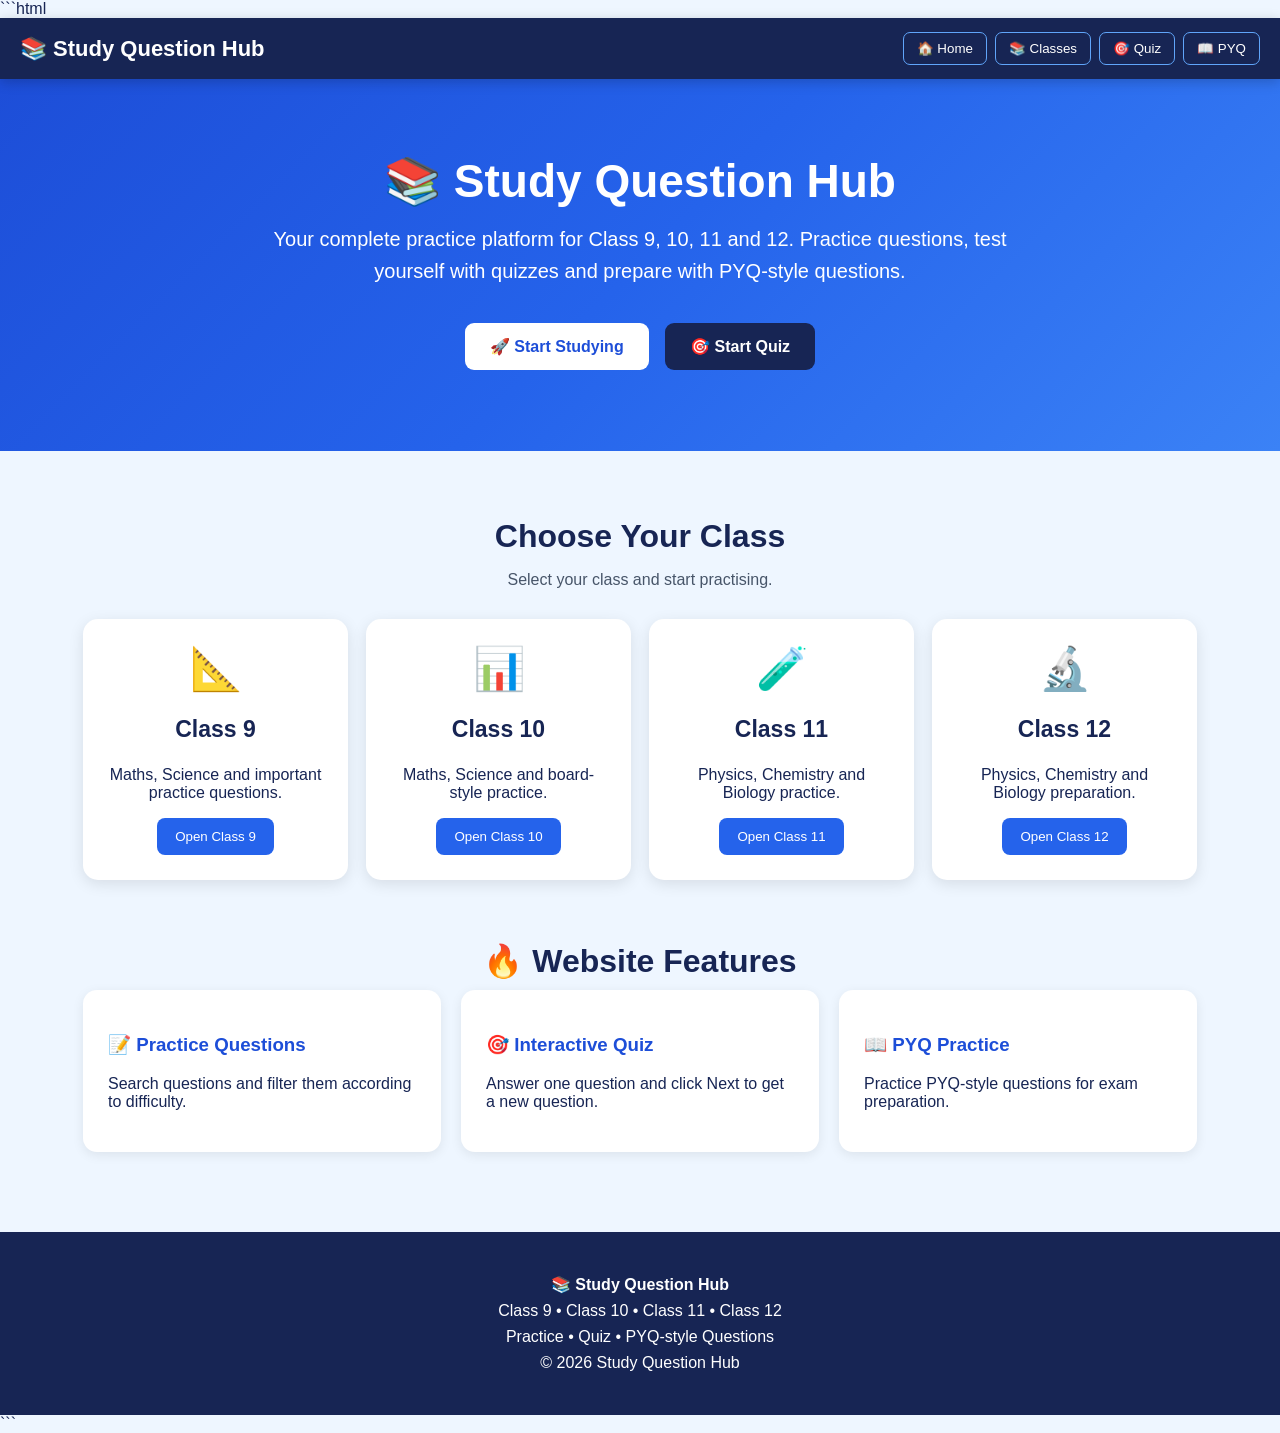
<file: index.html>
```html
<!DOCTYPE html>
<html lang="en">

<head>
<meta charset="UTF-8">
<meta name="viewport" content="width=device-width, initial-scale=1.0">

<title>Study Question Hub | Classes 9-12</title>

<meta name="description"
content="Study Question Hub - Class 9, 10, 11 and 12 questions, quizzes and PYQ-style practice.">

<style>

*{
  box-sizing:border-box;
  scroll-behavior:smooth;
}

body{
  margin:0;
  font-family:Arial,sans-serif;
  background:#eef6ff;
  color:#172554;
}

/* NAVBAR */

nav{
  position:sticky;
  top:0;
  z-index:1000;
  background:#172554;
  padding:14px 20px;
  display:flex;
  justify-content:space-between;
  align-items:center;
  box-shadow:0 3px 12px rgba(0,0,0,.2);
}

.logo{
  color:white;
  font-size:22px;
  font-weight:bold;
}

.nav-links{
  display:flex;
  gap:8px;
  flex-wrap:wrap;
}

.nav-links button{
  background:transparent;
  color:white;
  border:1px solid #60a5fa;
  padding:8px 13px;
  border-radius:7px;
  cursor:pointer;
}

.nav-links button:hover{
  background:#2563eb;
}

/* HERO */

.hero{
  background:linear-gradient(135deg,#1d4ed8,#2563eb,#3b82f6);
  color:white;
  text-align:center;
  padding:75px 20px;
}

.hero h1{
  font-size:46px;
  margin:0 0 15px;
}

.hero p{
  font-size:20px;
  max-width:750px;
  margin:auto;
  line-height:1.6;
}

.hero-buttons{
  margin-top:30px;
}

.hero-buttons button{
  padding:14px 25px;
  margin:6px;
  border:0;
  border-radius:9px;
  font-size:16px;
  cursor:pointer;
  font-weight:bold;
}

.primary{
  background:white;
  color:#1d4ed8;
}

.secondary{
  background:#172554;
  color:white;
}

/* COMMON */

.container{
  max-width:1150px;
  margin:auto;
  padding:40px 18px;
}

.section-title{
  text-align:center;
  font-size:32px;
  margin-bottom:10px;
}

.section-subtitle{
  text-align:center;
  color:#475569;
  margin-bottom:30px;
}

/* CARDS */

.cards{
  display:grid;
  grid-template-columns:repeat(4,1fr);
  gap:18px;
}

.card{
  background:white;
  padding:25px;
  border-radius:15px;
  text-align:center;
  box-shadow:0 4px 15px rgba(0,0,0,.1);
  transition:.2s;
}

.card:hover{
  transform:translateY(-5px);
}

.card .icon{
  font-size:42px;
}

.card h3{
  font-size:23px;
}

.card button{
  background:#2563eb;
  color:white;
  border:0;
  padding:11px 18px;
  border-radius:8px;
  cursor:pointer;
}

/* FEATURES */

.features{
  display:grid;
  grid-template-columns:repeat(3,1fr);
  gap:20px;
}

.feature{
  background:white;
  padding:25px;
  border-radius:14px;
  box-shadow:0 3px 12px rgba(0,0,0,.08);
}

.feature h3{
  color:#1d4ed8;
}

/* SECTIONS */

.page{
  display:none;
}

.page.active{
  display:block;
}

/* QUESTIONS */

.controls{
  background:white;
  padding:20px;
  border-radius:14px;
  box-shadow:0 3px 12px rgba(0,0,0,.1);
  margin-bottom:25px;
}

.search{
  width:100%;
  padding:14px;
  border:2px solid #93c5fd;
  border-radius:9px;
  font-size:16px;
}

.filter-buttons{
  display:flex;
  flex-wrap:wrap;
  gap:10px;
  margin-top:15px;
}

.filter-buttons button{
  border:0;
  padding:11px 16px;
  border-radius:8px;
  background:#2563eb;
  color:white;
  cursor:pointer;
}

.filter-buttons button:hover{
  background:#1e40af;
}

.question{
  background:white;
  padding:20px;
  margin:14px 0;
  border-radius:12px;
  border-left:5px solid #2563eb;
  box-shadow:0 2px 9px rgba(0,0,0,.08);
}

.question-number{
  color:#1d4ed8;
  font-weight:bold;
  margin-bottom:10px;
}

.badge{
  display:inline-block;
  margin-top:12px;
  padding:5px 10px;
  border-radius:6px;
  font-size:12px;
  font-weight:bold;
}

.easy{
  background:#dcfce7;
  color:#166534;
}

.medium{
  background:#fef3c7;
  color:#92400e;
}

.hard{
  background:#fee2e2;
  color:#991b1b;
}

.pyq{
  background:#ede9fe;
  color:#6d28d9;
}

/* QUIZ */

.quiz-box{
  max-width:750px;
  margin:auto;
  background:white;
  padding:30px;
  border-radius:18px;
  box-shadow:0 4px 18px rgba(0,0,0,.12);
}

.quiz-top{
  display:flex;
  justify-content:space-between;
  margin-bottom:20px;
  font-weight:bold;
}

.quiz-question{
  font-size:23px;
  font-weight:bold;
  line-height:1.5;
  margin-bottom:25px;
}

.option{
  display:block;
  width:100%;
  text-align:left;
  padding:14px;
  margin:10px 0;
  border:2px solid #bfdbfe;
  background:#f8fafc;
  border-radius:9px;
  cursor:pointer;
  font-size:16px;
}

.option:hover{
  background:#dbeafe;
}

.option.correct{
  background:#dcfce7;
  border-color:#16a34a;
}

.option.wrong{
  background:#fee2e2;
  border-color:#dc2626;
}

.quiz-buttons{
  display:flex;
  justify-content:space-between;
  margin-top:20px;
}

.quiz-buttons button{
  padding:12px 20px;
  border:0;
  border-radius:8px;
  background:#2563eb;
  color:white;
  cursor:pointer;
}

.quiz-buttons button:disabled{
  opacity:.5;
  cursor:not-allowed;
}

#quizResult{
  text-align:center;
  font-size:24px;
  font-weight:bold;
  margin-top:20px;
}

/* PYQ */

.pyq-info{
  background:#fff;
  padding:20px;
  border-radius:12px;
  border-left:5px solid #7c3aed;
  margin-bottom:20px;
}

/* FOOTER */

footer{
  background:#172554;
  color:white;
  text-align:center;
  padding:35px 20px;
  margin-top:40px;
}

footer p{
  margin:8px;
}

/* RESPONSIVE */

@media(max-width:850px){

  .cards{
    grid-template-columns:repeat(2,1fr);
  }

  .features{
    grid-template-columns:1fr;
  }

}

@media(max-width:600px){

  nav{
    flex-direction:column;
    gap:12px;
  }

  .hero h1{
    font-size:32px;
  }

  .hero p{
    font-size:17px;
  }

  .cards{
    grid-template-columns:1fr;
  }

  .quiz-question{
    font-size:19px;
  }

  .nav-links{
    justify-content:center;
  }

}

</style>
</head>

<body>

<!-- NAVBAR -->

<nav>

<div class="logo">
📚 Study Question Hub
</div>

<div class="nav-links">

<button onclick="showPage('home')">🏠 Home</button>
<button onclick="showPage('classes')">📚 Classes</button>
<button onclick="showPage('quiz')">🎯 Quiz</button>
<button onclick="showPage('pyq')">📖 PYQ</button>

</div>

</nav>


<!-- ================= HOME ================= -->

<section id="home" class="page active">

<div class="hero">

<h1>📚 Study Question Hub</h1>

<p>
Your complete practice platform for Class 9, 10, 11 and 12.
Practice questions, test yourself with quizzes and prepare with PYQ-style questions.
</p>

<div class="hero-buttons">

<button class="primary"
onclick="showPage('classes')">
🚀 Start Studying
</button>

<button class="secondary"
onclick="showPage('quiz')">
🎯 Start Quiz
</button>

</div>

</div>


<div class="container">

<h2 class="section-title">
Choose Your Class
</h2>

<p class="section-subtitle">
Select your class and start practising.
</p>


<div class="cards">

<div class="card">

<div class="icon">📐</div>

<h3>Class 9</h3>

<p>Maths, Science and important practice questions.</p>

<button onclick="openClass(9)">
Open Class 9
</button>

</div>


<div class="card">

<div class="icon">📊</div>

<h3>Class 10</h3>

<p>Maths, Science and board-style practice.</p>

<button onclick="openClass(10)">
Open Class 10
</button>

</div>


<div class="card">

<div class="icon">🧪</div>

<h3>Class 11</h3>

<p>Physics, Chemistry and Biology practice.</p>

<button onclick="openClass(11)">
Open Class 11
</button>

</div>


<div class="card">

<div class="icon">🔬</div>

<h3>Class 12</h3>

<p>Physics, Chemistry and Biology preparation.</p>

<button onclick="openClass(12)">
Open Class 12
</button>

</div>

</div>


<br><br>


<h2 class="section-title">
🔥 Website Features
</h2>

<div class="features">

<div class="feature">

<h3>📝 Practice Questions</h3>

<p>
Search questions and filter them according to difficulty.
</p>

</div>


<div class="feature">

<h3>🎯 Interactive Quiz</h3>

<p>
Answer one question and click Next to get a new question.
</p>

</div>


<div class="feature">

<h3>📖 PYQ Practice</h3>

<p>
Practice PYQ-style questions for exam preparation.
</p>

</div>

</div>

</div>

</section>


<!-- ================= CLASSES ================= -->

<section id="classes" class="page">

<div class="container">

<h2 class="section-title">
📚 Classes 9-12
</h2>

<p class="section-subtitle">
Select a class to see its questions.
</p>

<div class="cards">

<div class="card">
<div class="icon">📐</div>
<h3>Class 9</h3>
<button onclick="openClass(9)">Questions</button>
</div>

<div class="card">
<div class="icon">📊</div>
<h3>Class 10</h3>
<button onclick="openClass(10)">Questions</button>
</div>

<div class="card">
<div class="icon">🧪</div>
<h3>Class 11</h3>
<button onclick="openClass(11)">Questions</button>
</div>

<div class="card">
<div class="icon">🔬</div>
<h3>Class 12</h3>
<button onclick="openClass(12)">Questions</button>
</div>

</div>


<div id="classQuestions" style="margin-top:35px;"></div>

</div>

</section>


<!-- ================= QUIZ ================= -->

<section id="quiz" class="page">

<div class="container">

<h2 class="section-title">
🎯 Interactive Quiz
</h2>

<p class="section-subtitle">
Answer the question, then click Next Question.
</p>


<div class="quiz-box">

<div class="quiz-top">

<span id="quizNumber">
Question 1
</span>

<span id="quizScore">
Score: 0
</span>

</div>


<div id="quizQuestion"
class="quiz-question">
Loading question...
</div>


<div id="options"></div>


<div class="quiz-buttons">

<button id="nextBtn"
onclick="nextQuestion()"
disabled>
Next Question ➡️
</button>

<button onclick="restartQuiz()">
🔄 Restart
</button>

</div>


<div id="quizResult"></div>

</div>

</div>

</section>


<!-- ================= PYQ ================= -->

<section id="pyq" class="page">

<div class="container">

<h2 class="section-title">
📖 PYQ Practice
</h2>

<div class="pyq-info">

<strong>Important:</strong>
These are PYQ-style practice questions for exam preparation.
They are not presented as verified questions from a specific board/year.

</div>


<div class="controls">

<input
class="search"
id="pyqSearch"
placeholder="🔍 Search PYQ-style questions..."
onkeyup="displayPYQ()"
>

<div class="filter-buttons">

<button onclick="setPYQClass('All')">
All
</button>

<button onclick="setPYQClass('9')">
Class 9
</button>

<button onclick="setPYQClass('10')">
Class 10
</button>

<button onclick="setPYQClass('11')">
Class 11
</button>

<button onclick="setPYQClass('12')">
Class 12
</button>

</div>

<div id="pyqCount"></div>

</div>


<div id="pyqList"></div>

</div>

</section>


<footer>

<p>📚 <strong>Study Question Hub</strong></p>

<p>
Class 9 • Class 10 • Class 11 • Class 12
</p>

<p>
Practice • Quiz • PYQ-style Questions
</p>

<p>
© 2026 Study Question Hub
</p>

</footer>


<script>

/* ================= PAGE SYSTEM ================= */

function showPage(page){

document.querySelectorAll(".page")
.forEach(function(p){
p.classList.remove("active");
});

document.getElementById(page)
.classList.add("active");

window.scrollTo(0,0);

}


/* ================= QUESTION DATABASE ================= */

const classQuestions = {

9:[

{
text:"Find the distance between the points (2,3) and (5,7).",
level:"Medium"
},

{
text:"Factorise: x² + 5x + 6.",
level:"Medium"
},

{
text:"Find the value of √144.",
level:"Easy"
},

{
text:"Find the area of a triangle with base 14 cm and height 8 cm.",
level:"Easy"
},

{
text:"Prove that the diagonals of a parallelogram bisect each other.",
level:"Hard"
},

{
text:"Find the mean of 5, 10, 15, 20 and 25.",
level:"Medium"
},

{
text:"A number is increased by 20% to become 120. Find the original number.",
level:"Hard"
},

{
text:"Find the circumference of a circle of radius 7 cm.",
level:"Easy"
}

],

10:[

{
text:"Use Euclid's division algorithm to find the HCF of 867 and 255.",
level:"Medium"
},

{
text:"Prove that √5 is irrational.",
level:"Hard"
},

{
text:"Find the zeroes of 2x² - 7x + 3.",
level:"Hard"
},

{
text:"Solve: 2x + 3y = 13 and 3x - 2y = 4.",
level:"Medium"
},

{
text:"Find the 20th term of the AP: 5, 9, 13, 17, ...",
level:"Easy"
},

{
text:"If tan θ = 3/4, find sin θ and cos θ.",
level:"Medium"
},

{
text:"Prove: sin² A + cos² A = 1.",
level:"Hard"
},

{
text:"Find the probability of getting a prime number when a die is thrown.",
level:"Easy"
}

],

11:[

{
text:"Define scalar and vector quantities with examples.",
level:"Easy"
},

{
text:"State Newton's second law of motion.",
level:"Easy"
},

{
text:"A car starts from rest with acceleration 2 m/s² for 10 s. Find its final velocity.",
level:"Medium"
},

{
text:"Find the force required to accelerate a 5 kg object at 3 m/s².",
level:"Easy"
},

{
text:"Define momentum and write its SI unit.",
level:"Easy"
},

{
text:"Calculate the kinetic energy of a 2 kg body moving at 4 m/s.",
level:"Medium"
},

{
text:"State the law of conservation of energy.",
level:"Medium"
},

{
text:"Explain why a person falls forward when a moving bus suddenly stops.",
level:"Hard"
}

],

12:[

{
text:"State Coulomb's law and write its mathematical expression.",
level:"Easy"
},

{
text:"Define electric field and write its SI unit.",
level:"Easy"
},

{
text:"Define capacitance and write its SI unit.",
level:"Easy"
},

{
text:"Derive the expression for the capacitance of a parallel plate capacitor.",
level:"Hard"
},

{
text:"State Ohm's law and explain the V-I characteristic of an ohmic conductor.",
level:"Medium"
},

{
text:"State Faraday's laws of electromagnetic induction.",
level:"Medium"
},

{
text:"Explain total internal reflection and give two applications.",
level:"Medium"
},

{
text:"What is photoelectric effect? State Einstein's photoelectric equation.",
level:"Hard"
}

]

};


/* ================= OPEN CLASS ================= */

function openClass(classNumber){

showPage("classes");

const data=classQuestions[classNumber];

let html=`

<h2 style="color:#1d4ed8;">
📚 Class ${classNumber} Questions
</h2>

<div class="controls">

<input
class="search"
id="classSearch"
placeholder="🔍 Search Class ${classNumber} questions..."
onkeyup="displayClassQuestions(${classNumber})"
>

<div class="filter-buttons">

<button onclick="filterClass(${classNumber},'All')">
All
</button>

<button onclick="filterClass(${classNumber},'Easy')">
Easy
</button>

<button onclick="filterClass(${classNumber},'Medium')">
Medium
</button>

<button onclick="filterClass(${classNumber},'Hard')">
Hard
</button>

</div>

<div id="classCount"></div>

</div>

<div id="classQuestionList"></div>
`;

document.getElementById("classQuestions").innerHTML=html;

window.currentClass=classNumber;
window.currentClassFilter="All";

displayClassQuestions(classNumber);

}


/* ================= CLASS FILTER ================= */

function filterClass(classNumber,level){

window.currentClassFilter=level;

displayClassQuestions(classNumber);

}


function displayClassQuestions(classNumber){

const search=document
.getElementById("classSearch")
.value
.toLowerCase();

const data=classQuestions[classNumber];

const filtered=data.filter(function(q){

const searchMatch=q.text
.toLowerCase()
.includes(search);

const levelMatch=
window.currentClassFilter==="All" ||
q.level===window.currentClassFilter;

return searchMatch && levelMatch;

});


let html="";

filtered.forEach(function(q,index){

let badgeClass=q.level.toLowerCase();

html+=`

<div class="question">

<div class="question-number">
Question ${index+1}
</div>

<div>
${q.text}
</div>

<span class="badge ${badgeClass}">
${q.level}
</span>

</div>

`;

});


document.getElementById("classQuestionList")
.innerHTML=html;

document.getElementById("classCount")
.innerText=
"Showing "+filtered.length+
" of "+data.length+" questions";

}


/* ================= QUIZ DATABASE ================= */

const quizQuestions=[

{
q:"What is the SI unit of force?",
options:["Joule","Newton","Watt","Pascal"],
answer:1
},

{
q:"What is the square root of 144?",
options:["10","11","12","14"],
answer:2
},

{
q:"What is the formula of kinetic energy?",
options:["mv","mgh","½mv²","ma"],
answer:2
},

{
q:"Which organelle is known as the powerhouse of the cell?",
options:["Nucleus","Ribosome","Mitochondria","Chloroplast"],
answer:2
},

{
q:"What is the value of 2³?",
options:["4","6","8","9"],
answer:2
},

{
q:"Which gas is required for photosynthesis?",
options:["Oxygen","Nitrogen","Carbon dioxide","Hydrogen"],
answer:2
},

{
q:"What is the SI unit of electric current?",
options:["Volt","Ampere","Ohm","Watt"],
answer:1
},

{
q:"What is the chemical formula of water?",
options:["CO₂","H₂O","O₂","NaCl"],
answer:1
},

{
q:"How many degrees are there in a straight angle?",
options:["90°","120°","180°","360°"],
answer:2
},

{
q:"Which law is also called the law of inertia?",
options:["Newton's First Law","Newton's Second Law","Newton's Third Law","Law of Gravitation"],
answer:0
}

];


let quizIndex=0;
let score=0;
let answered=false;


/* ================= START QUIZ ================= */

function loadQuiz(){

if(quizIndex>=quizQuestions.length){

document.getElementById("quizQuestion")
.innerText="🎉 Quiz Completed!";

document.getElementById("options")
.innerHTML="";

document.getElementById("quizResult")
.innerText=
"Your Final Score: "+score+" / "+quizQuestions.length;

document.getElementById("nextBtn")
.disabled=true;

return;

}


const current=quizQuestions[quizIndex];

answered=false;

document.getElementById("quizNumber")
.innerText=
"Question "+(quizIndex+1)+" / "+quizQuestions.length;

document.getElementById("quizScore")
.innerText=
"Score: "+score;

document.getElementById("quizQuestion")
.innerText=current.q;

document.getElementById("quizResult")
.innerText="";

document.getElementById("nextBtn")
.disabled=true;


let html="";

current.options.forEach(function(option,index){

html+=`

<button
class="option"
onclick="selectAnswer(${index})">

${String.fromCharCode(65+index)}. ${option}

</button>

`;

});

document.getElementById("options")
.innerHTML=html;

}


/* ================= ANSWER ================= */

function selectAnswer(selected){

if(answered)return;

answered=true;

const current=quizQuestions[quizIndex];

const buttons=document
.querySelectorAll(".option");

buttons.forEach(function(btn,index){

btn.disabled=true;

if(index===current.answer){

btn.classList.add("correct");

}

});

if(selected===current.answer){

score++;

}else{

buttons[selected].classList.add("wrong");

}

document.getElementById("quizScore")
.innerText="Score: "+score;

document.getElementById("nextBtn")
.disabled=false;

}


/* ================= NEXT QUESTION ================= */

function nextQuestion(){

if(!answered)return;

quizIndex++;

loadQuiz();

}


/* ================= RESTART ================= */

function restartQuiz(){

quizIndex=0;

score=0;

answered=false;

loadQuiz();

}


/* ================= PYQ DATABASE ================= */

const pyqQuestions=[

{
class:"9",
text:"Explain why the graph of a linear equation in two variables is a straight line.",
subject:"Mathematics"
},

{
class:"9",
text:"State and explain the law of conservation of mass.",
subject:"Science"
},

{
class:"9",
text:"Explain the difference between distance and displacement.",
subject:"Science"
},

{
class:"10",
text:"Prove that √5 is irrational.",
subject:"Mathematics"
},

{
class:"10",
text:"Solve a pair of linear equations in two variables using the elimination method.",
subject:"Mathematics"
},

{
class:"10",
text:"Explain the process of reflection of light from a spherical mirror.",
subject:"Science"
},

{
class:"11",
text:"State Newton's laws of motion and give suitable examples.",
subject:"Physics"
},

{
class:"11",
text:"Calculate the kinetic energy of an object of mass 5 kg moving with velocity 4 m/s.",
subject:"Physics"
},

{
class:"11",
text:"Explain the difference between ionic and covalent bonds.",
subject:"Chemistry"
},

{
class:"12",
text:"State Coulomb's law and derive its mathematical expression.",
subject:"Physics"
},

{
class:"12",
text:"Explain the working principle of an AC generator.",
subject:"Physics"
},

{
class:"12",
text:"Explain Mendel's laws of inheritance.",
subject:"Biology"
}

];


let currentPYQClass="All";


function setPYQClass(c){

currentPYQClass=c;

displayPYQ();

}


function displayPYQ(){

const search=document
.getElementById("pyqSearch")
.value
.toLowerCase();

const filtered=pyqQuestions.filter(function(q){

const classMatch=
currentPYQClass==="All" ||
q.class===currentPYQClass;

const searchMatch=
q.text.toLowerCase().includes(search) ||
q.subject.toLowerCase().includes(search);

return classMatch && searchMatch;

});


let html="";

filtered.forEach(function(q,index){

html+=`

<div class="question">

<div class="question-number">

Class ${q.class} • ${q.subject}

</div>

<div>
${q.text}
</div>

<span class="badge pyq">
PYQ-STYLE

</span>

</div>

`;

});


document.getElementById("pyqList")
.innerHTML=html;

document.getElementById("pyqCount")
.innerText=
"Showing "+filtered.length+
" of "+pyqQuestions.length+" PYQ-style questions";

}


/* ================= INITIALIZE ================= */

loadQuiz();

displayPYQ();

</script>

</body>
</html>
```
</file>
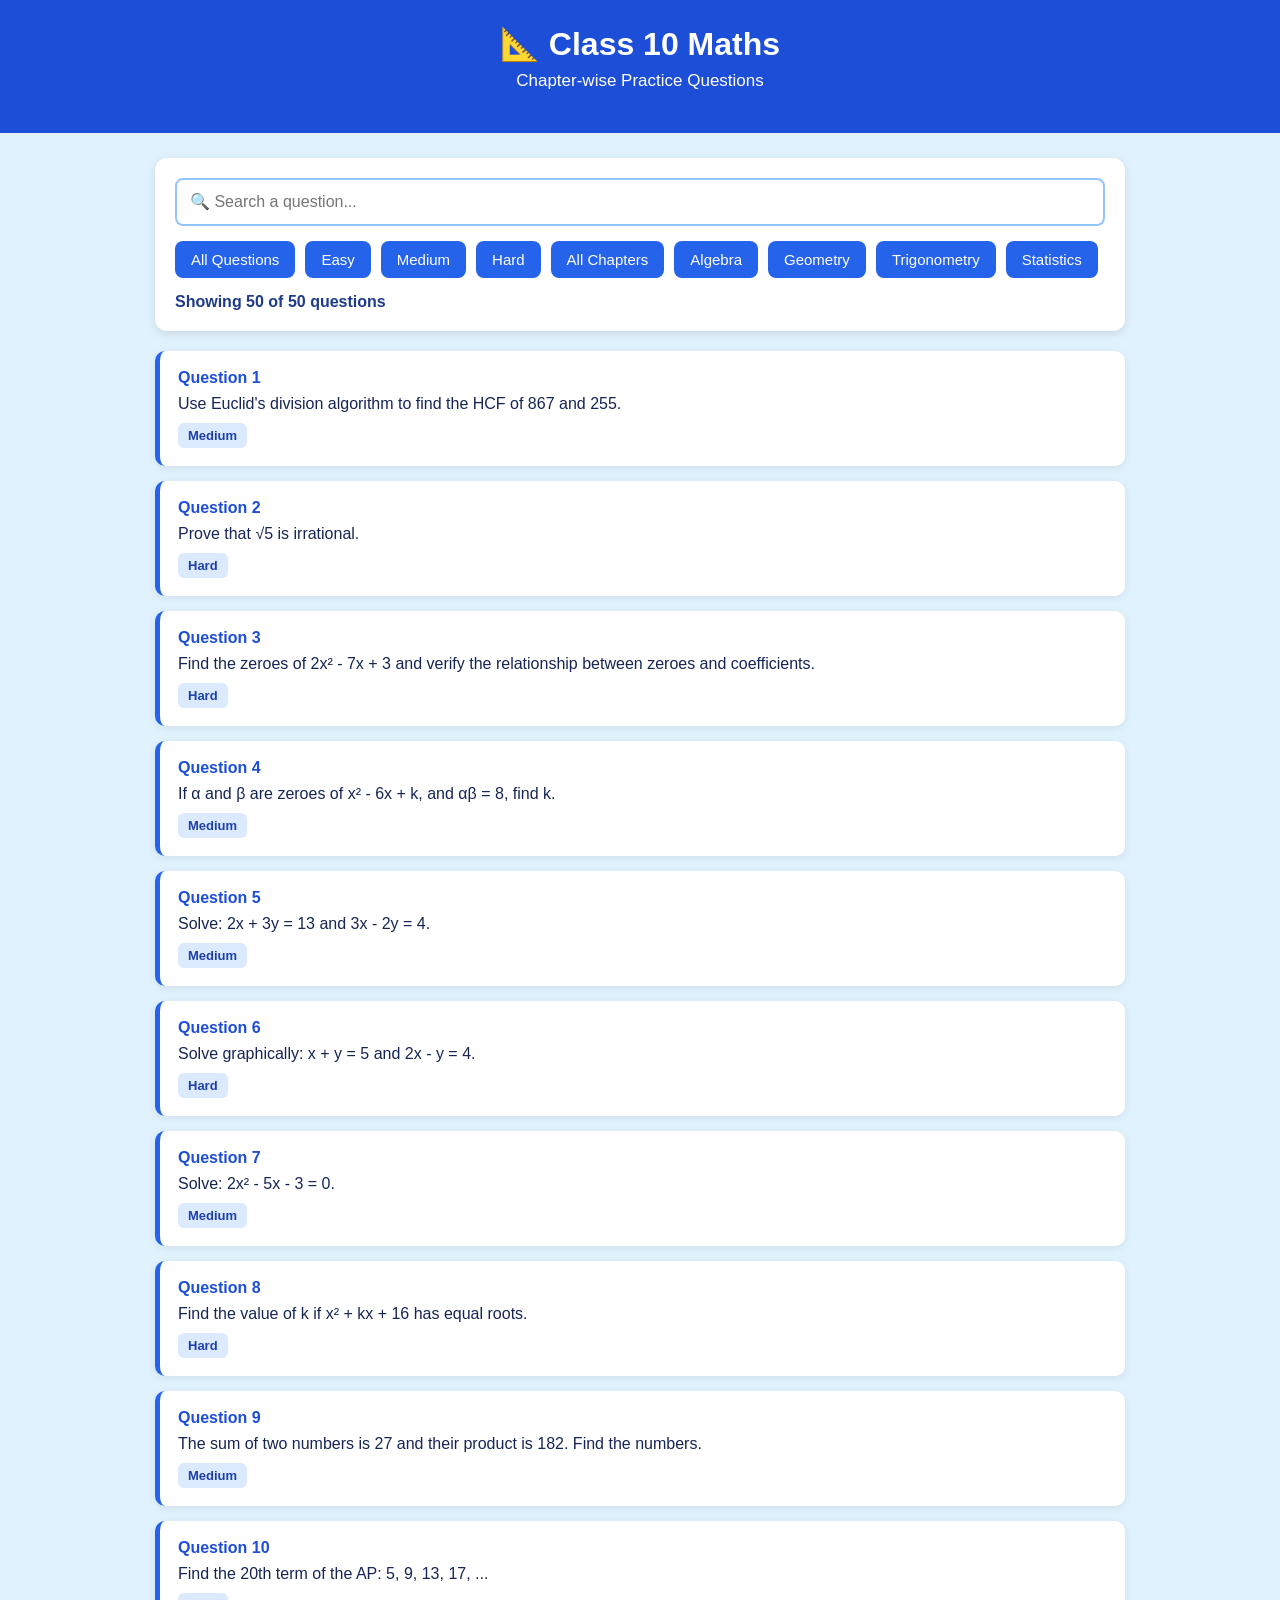
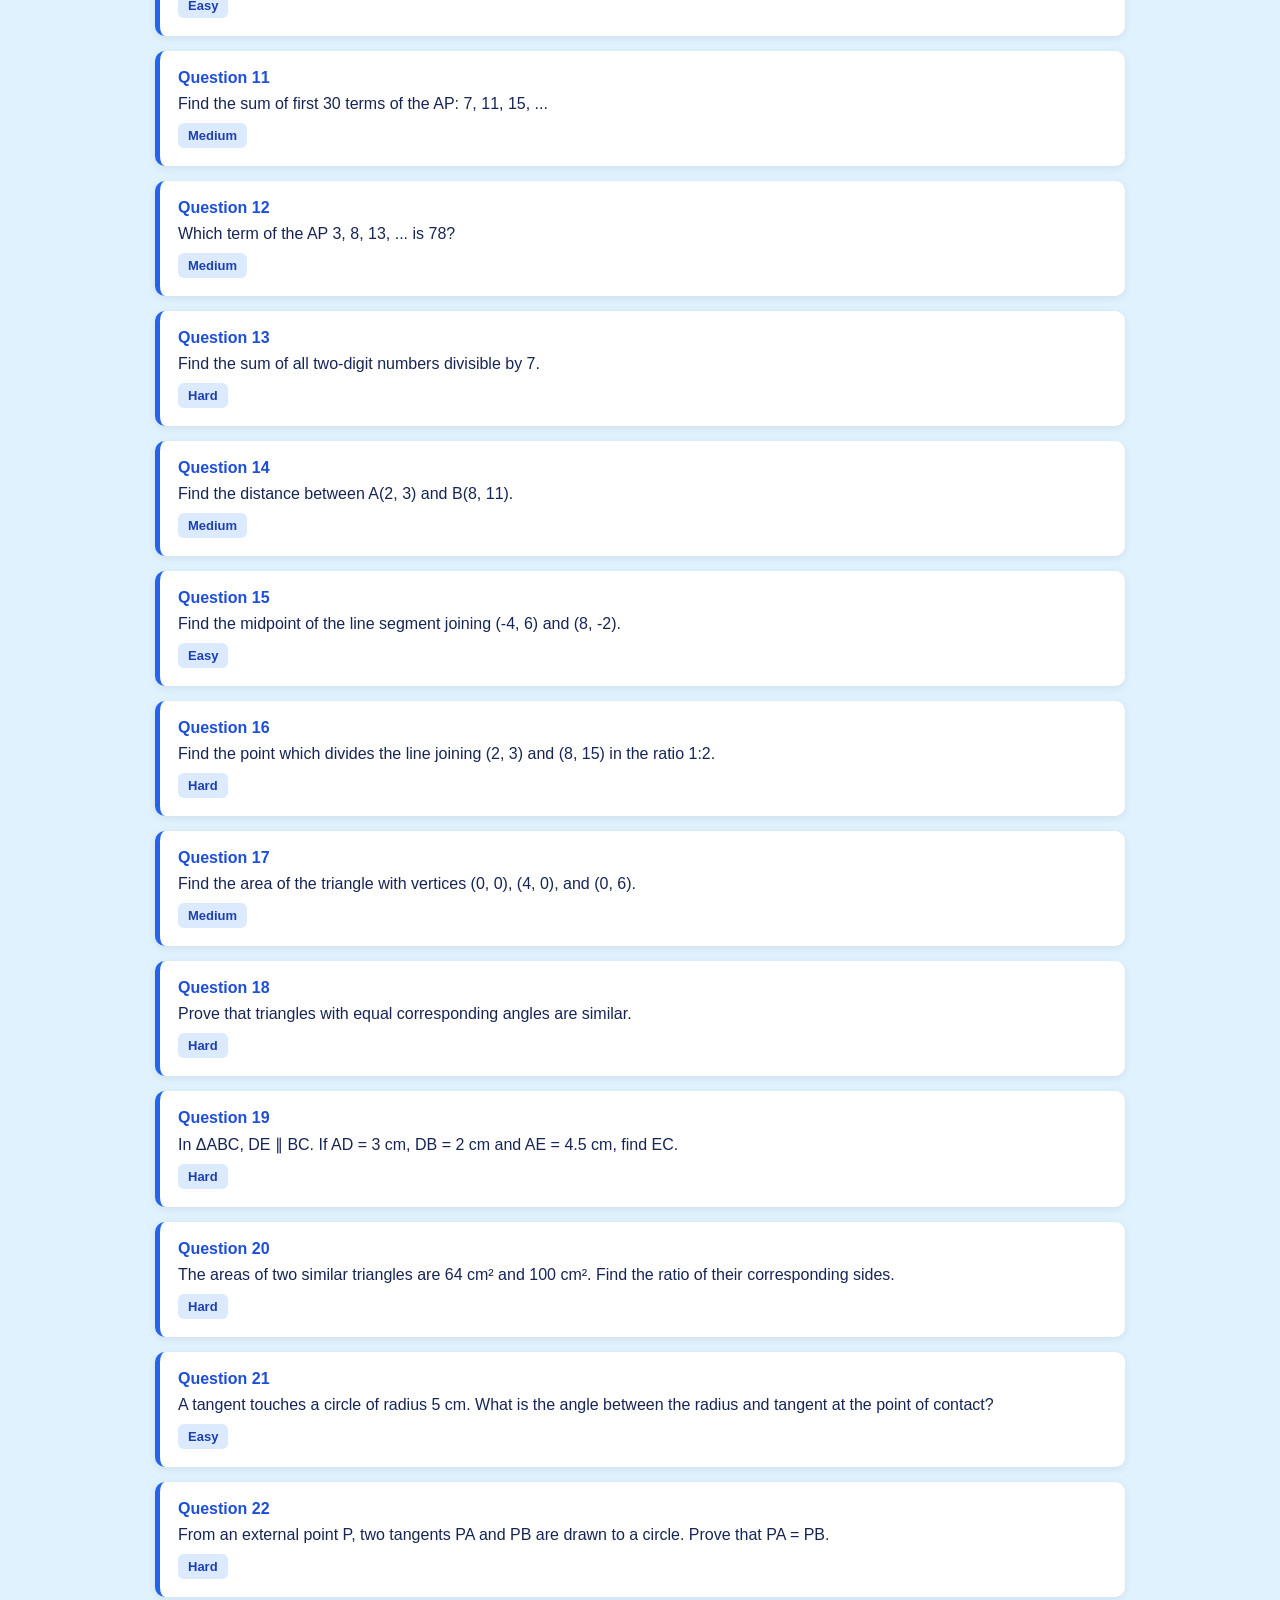
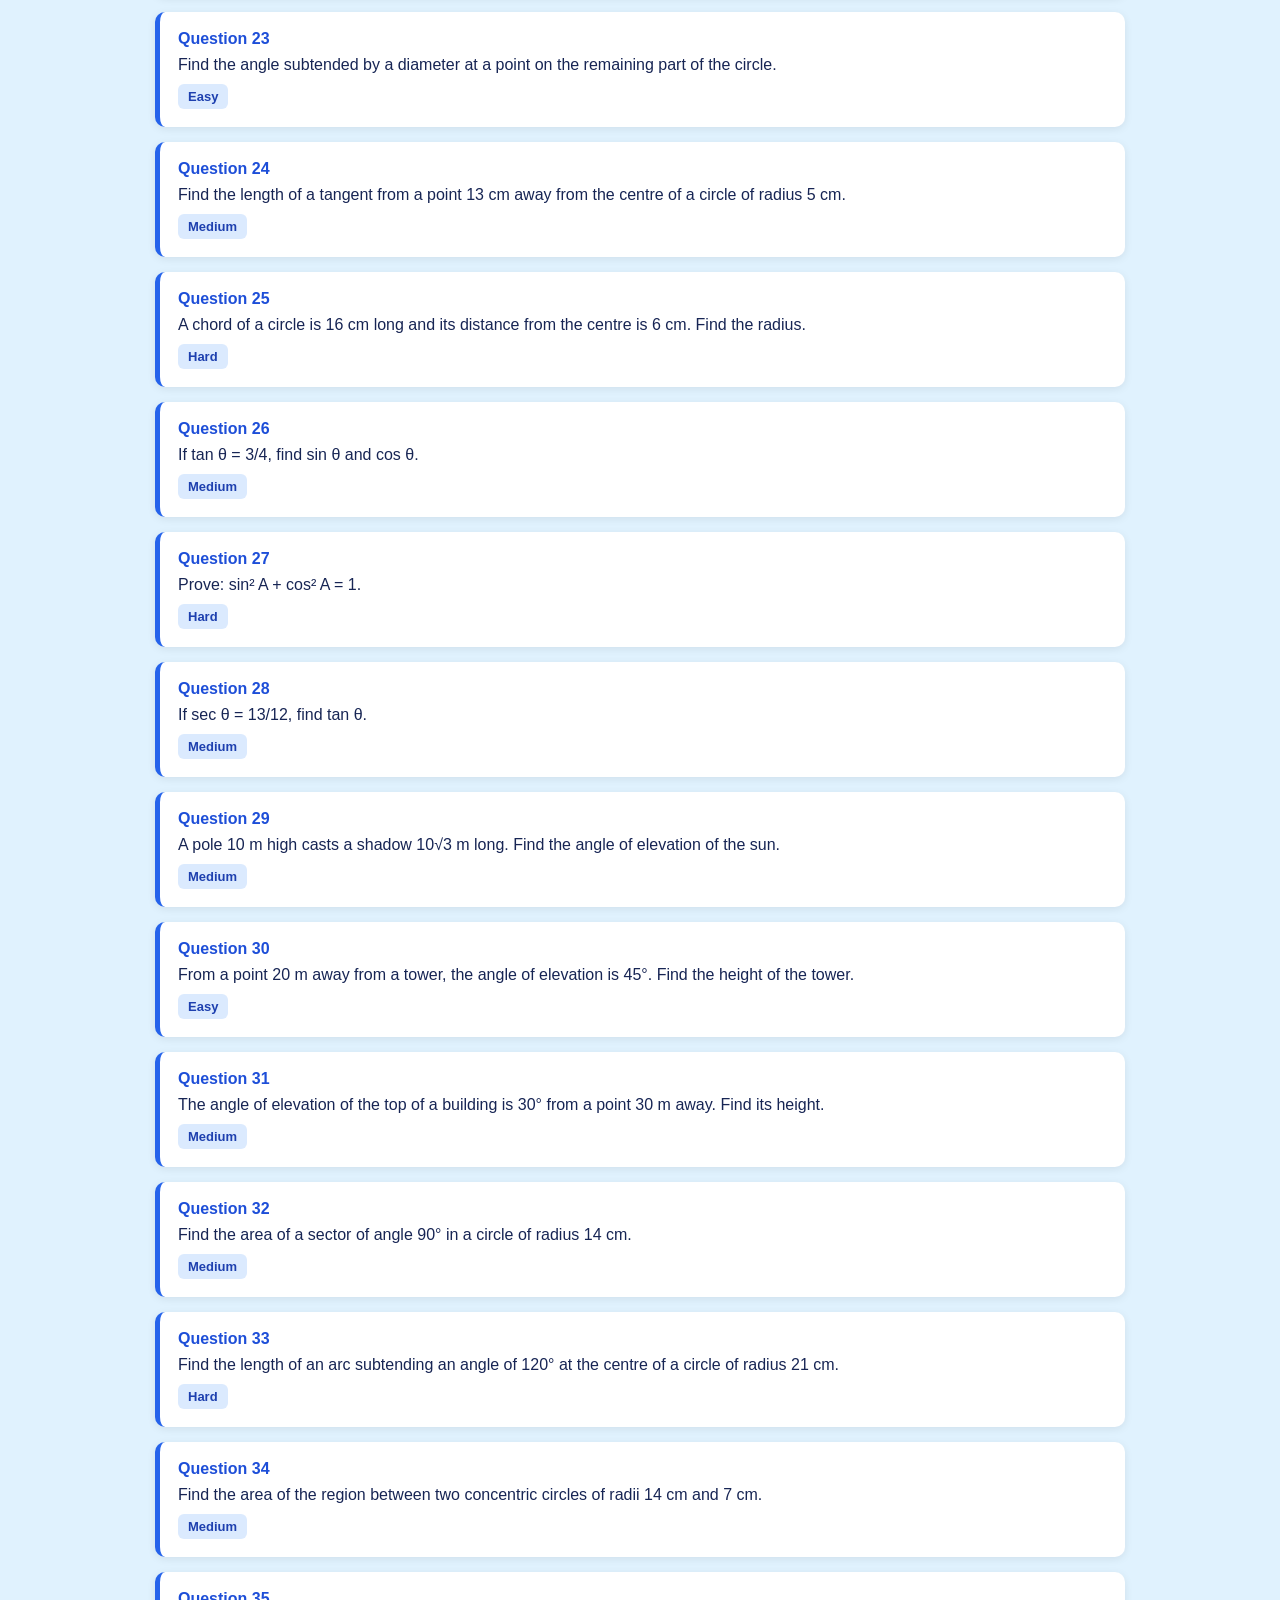
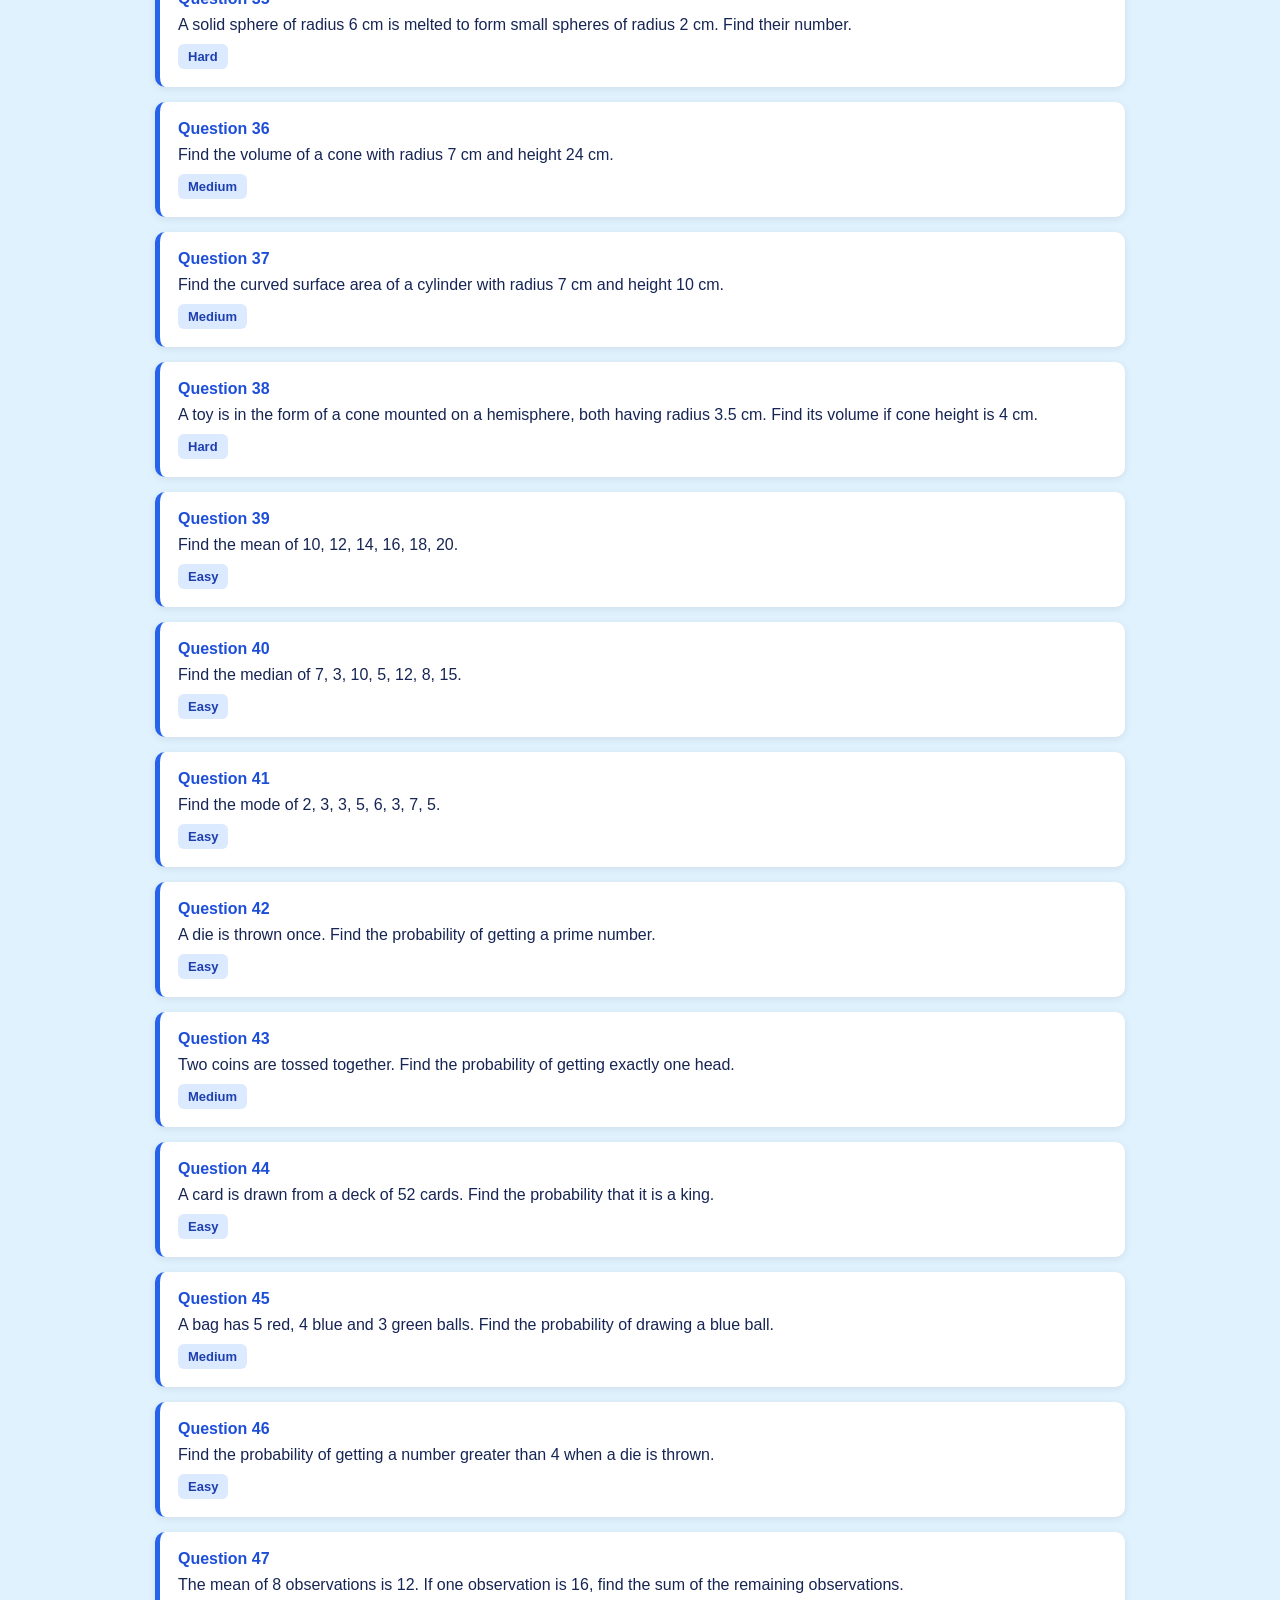
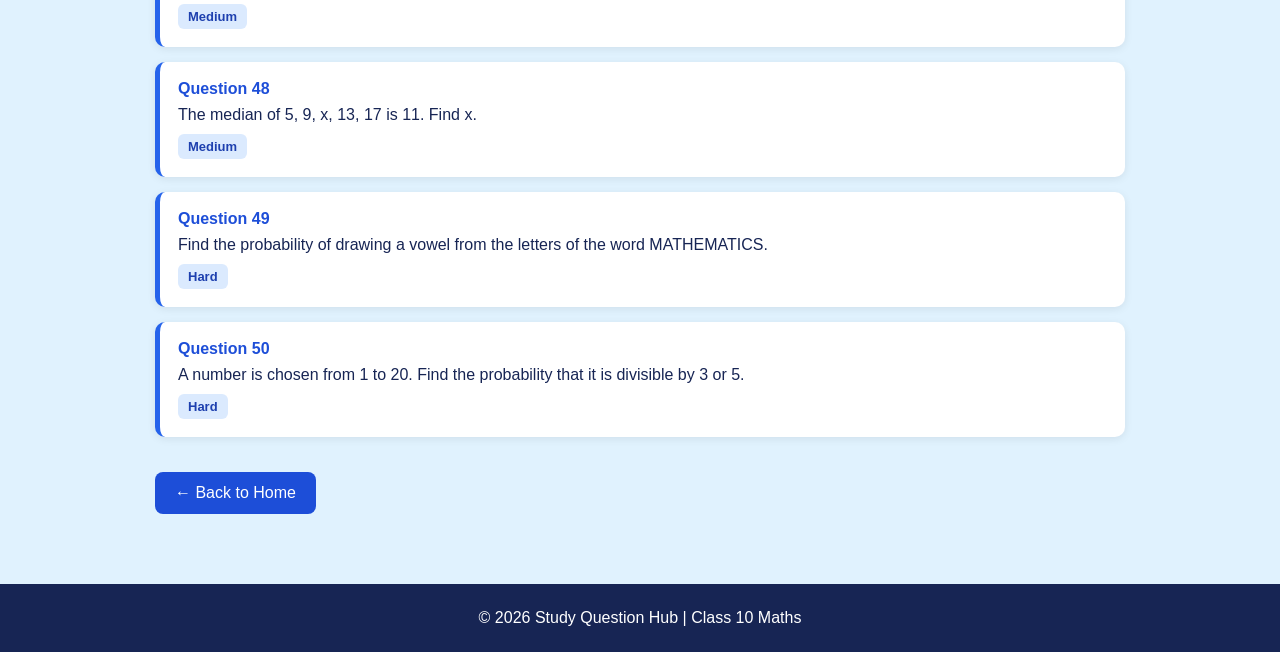
<file: class10.html>
<!DOCTYPE html>
<html lang="en">

<head>
  <meta charset="UTF-8">
  <meta name="viewport" content="width=device-width, initial-scale=1.0">

  <title>Class 10 Maths Questions | Study Question Hub</title>

  <meta name="description"
    content="Practice Class 10 Maths questions chapter-wise with Easy, Medium and Hard questions on Study Question Hub.">

  <style>
    * {
      box-sizing: border-box;
    }

    body {
      margin: 0;
      background: #e0f2fe;
      font-family: Arial, sans-serif;
      color: #172554;
    }

    header {
      background: #1d4ed8;
      color: white;
      padding: 25px 15px;
      text-align: center;
    }

    header h1 {
      margin: 0;
      font-size: 32px;
    }

    header p {
      margin-top: 8px;
      font-size: 17px;
    }

    .container {
      max-width: 1000px;
      margin: 25px auto;
      padding: 0 15px;
    }

    .controls {
      background: white;
      padding: 20px;
      border-radius: 12px;
      box-shadow: 0 3px 10px rgba(0, 0, 0, 0.1);
      margin-bottom: 20px;
    }

    #search {
      width: 100%;
      padding: 13px;
      border: 2px solid #93c5fd;
      border-radius: 8px;
      font-size: 16px;
      outline: none;
    }

    .buttons {
      margin-top: 15px;
      display: flex;
      gap: 10px;
      flex-wrap: wrap;
    }

    .filter {
      border: none;
      padding: 10px 16px;
      border-radius: 8px;
      background: #2563eb;
      color: white;
      cursor: pointer;
      font-size: 15px;
    }

    .filter:hover {
      background: #1e40af;
    }

    #count {
      margin-top: 15px;
      font-weight: bold;
      color: #1e3a8a;
    }

    .chapter {
      color: #1d4ed8;
      background: white;
      padding: 12px;
      border-radius: 8px;
      margin: 25px 0 12px;
    }

    .question {
      background: white;
      padding: 18px;
      margin-bottom: 15px;
      border-radius: 10px;
      border-left: 5px solid #2563eb;
      box-shadow: 0 2px 8px rgba(0, 0, 0, 0.08);
    }

    .question-number {
      color: #1d4ed8;
      font-weight: bold;
      margin-bottom: 8px;
    }

    .difficulty {
      display: inline-block;
      margin-top: 10px;
      padding: 5px 10px;
      border-radius: 6px;
      background: #dbeafe;
      color: #1e40af;
      font-size: 13px;
      font-weight: bold;
    }

    .back {
      display: inline-block;
      margin: 20px 0 40px;
      background: #1d4ed8;
      color: white;
      padding: 12px 20px;
      border-radius: 8px;
      text-decoration: none;
    }

    .back:hover {
      background: #1e40af;
    }

    #noResult {
      display: none;
      background: white;
      padding: 20px;
      text-align: center;
      border-radius: 10px;
      color: #dc2626;
      font-weight: bold;
    }

    footer {
      background: #172554;
      color: white;
      text-align: center;
      padding: 25px;
      margin-top: 30px;
    }

    @media (max-width: 600px) {
      header h1 {
        font-size: 25px;
      }

      .filter {
        width: 100%;
      }

      .question {
        font-size: 15px;
      }
    }
  </style>
</head>

<body>

  <header>
    <h1>📐 Class 10 Maths</h1>
    <p>Chapter-wise Practice Questions</p>
  </header>

  <div class="container">

    <div class="controls">

      <input
        type="text"
        id="search"
        placeholder="🔍 Search a question..."
        onkeyup="displayQuestions()"
      >

      <div class="buttons">

        <button class="filter" onclick="showAll()">
          All Questions
        </button>

        <button class="filter" onclick="showDifficulty('Easy')">
          Easy
        </button>

        <button class="filter" onclick="showDifficulty('Medium')">
          Medium
        </button>

        <button class="filter" onclick="showDifficulty('Hard')">
          Hard
        </button>

        <button class="filter" onclick="showChapter('All')">
          All Chapters
        </button>

        <button class="filter" onclick="showChapter('Algebra')">
          Algebra
        </button>

        <button class="filter" onclick="showChapter('Geometry')">
          Geometry
        </button>

        <button class="filter" onclick="showChapter('Trigonometry')">
          Trigonometry
        </button>

        <button class="filter" onclick="showChapter('Statistics')">
          Statistics
        </button>

      </div>

      <div id="count"></div>

    </div>

    <div id="questions"></div>

    <div id="noResult">
      ❌ No question found.
    </div>

    <a class="back" href="index.html">
      ← Back to Home
    </a>

  </div>

  <footer>
    © 2026 Study Question Hub | Class 10 Maths
  </footer>


  <script>

    const questions = [

      /* ALGEBRA */

      {
        chapter: "Algebra",
        text: "Use Euclid's division algorithm to find the HCF of 867 and 255.",
        level: "Medium"
      },

      {
        chapter: "Algebra",
        text: "Prove that √5 is irrational.",
        level: "Hard"
      },

      {
        chapter: "Algebra",
        text: "Find the zeroes of 2x² - 7x + 3 and verify the relationship between zeroes and coefficients.",
        level: "Hard"
      },

      {
        chapter: "Algebra",
        text: "If α and β are zeroes of x² - 6x + k, and αβ = 8, find k.",
        level: "Medium"
      },

      {
        chapter: "Algebra",
        text: "Solve: 2x + 3y = 13 and 3x - 2y = 4.",
        level: "Medium"
      },

      {
        chapter: "Algebra",
        text: "Solve graphically: x + y = 5 and 2x - y = 4.",
        level: "Hard"
      },

      {
        chapter: "Algebra",
        text: "Solve: 2x² - 5x - 3 = 0.",
        level: "Medium"
      },

      {
        chapter: "Algebra",
        text: "Find the value of k if x² + kx + 16 has equal roots.",
        level: "Hard"
      },

      {
        chapter: "Algebra",
        text: "The sum of two numbers is 27 and their product is 182. Find the numbers.",
        level: "Medium"
      },

      {
        chapter: "Algebra",
        text: "Find the 20th term of the AP: 5, 9, 13, 17, ...",
        level: "Easy"
      },

      {
        chapter: "Algebra",
        text: "Find the sum of first 30 terms of the AP: 7, 11, 15, ...",
        level: "Medium"
      },

      {
        chapter: "Algebra",
        text: "Which term of the AP 3, 8, 13, ... is 78?",
        level: "Medium"
      },

      {
        chapter: "Algebra",
        text: "Find the sum of all two-digit numbers divisible by 7.",
        level: "Hard"
      },


      /* GEOMETRY */

      {
        chapter: "Geometry",
        text: "Find the distance between A(2, 3) and B(8, 11).",
        level: "Medium"
      },

      {
        chapter: "Geometry",
        text: "Find the midpoint of the line segment joining (-4, 6) and (8, -2).",
        level: "Easy"
      },

      {
        chapter: "Geometry",
        text: "Find the point which divides the line joining (2, 3) and (8, 15) in the ratio 1:2.",
        level: "Hard"
      },

      {
        chapter: "Geometry",
        text: "Find the area of the triangle with vertices (0, 0), (4, 0), and (0, 6).",
        level: "Medium"
      },

      {
        chapter: "Geometry",
        text: "Prove that triangles with equal corresponding angles are similar.",
        level: "Hard"
      },

      {
        chapter: "Geometry",
        text: "In ΔABC, DE ∥ BC. If AD = 3 cm, DB = 2 cm and AE = 4.5 cm, find EC.",
        level: "Hard"
      },

      {
        chapter: "Geometry",
        text: "The areas of two similar triangles are 64 cm² and 100 cm². Find the ratio of their corresponding sides.",
        level: "Hard"
      },

      {
        chapter: "Geometry",
        text: "A tangent touches a circle of radius 5 cm. What is the angle between the radius and tangent at the point of contact?",
        level: "Easy"
      },

      {
        chapter: "Geometry",
        text: "From an external point P, two tangents PA and PB are drawn to a circle. Prove that PA = PB.",
        level: "Hard"
      },

      {
        chapter: "Geometry",
        text: "Find the angle subtended by a diameter at a point on the remaining part of the circle.",
        level: "Easy"
      },

      {
        chapter: "Geometry",
        text: "Find the length of a tangent from a point 13 cm away from the centre of a circle of radius 5 cm.",
        level: "Medium"
      },

      {
        chapter: "Geometry",
        text: "A chord of a circle is 16 cm long and its distance from the centre is 6 cm. Find the radius.",
        level: "Hard"
      },


      /* TRIGONOMETRY */

      {
        chapter: "Trigonometry",
        text: "If tan θ = 3/4, find sin θ and cos θ.",
        level: "Medium"
      },

      {
        chapter: "Trigonometry",
        text: "Prove: sin² A + cos² A = 1.",
        level: "Hard"
      },

      {
        chapter: "Trigonometry",
        text: "If sec θ = 13/12, find tan θ.",
        level: "Medium"
      },

      {
        chapter: "Trigonometry",
        text: "A pole 10 m high casts a shadow 10√3 m long. Find the angle of elevation of the sun.",
        level: "Medium"
      },

      {
        chapter: "Trigonometry",
        text: "From a point 20 m away from a tower, the angle of elevation is 45°. Find the height of the tower.",
        level: "Easy"
      },

      {
        chapter: "Trigonometry",
        text: "The angle of elevation of the top of a building is 30° from a point 30 m away. Find its height.",
        level: "Medium"
      },

      {
        chapter: "Trigonometry",
        text: "Find the area of a sector of angle 90° in a circle of radius 14 cm.",
        level: "Medium"
      },

      {
        chapter: "Trigonometry",
        text: "Find the length of an arc subtending an angle of 120° at the centre of a circle of radius 21 cm.",
        level: "Hard"
      },

      {
        chapter: "Trigonometry",
        text: "Find the area of the region between two concentric circles of radii 14 cm and 7 cm.",
        level: "Medium"
      },

      {
        chapter: "Trigonometry",
        text: "A solid sphere of radius 6 cm is melted to form small spheres of radius 2 cm. Find their number.",
        level: "Hard"
      },

      {
        chapter: "Trigonometry",
        text: "Find the volume of a cone with radius 7 cm and height 24 cm.",
        level: "Medium"
      },

      {
        chapter: "Trigonometry",
        text: "Find the curved surface area of a cylinder with radius 7 cm and height 10 cm.",
        level: "Medium"
      },

      {
        chapter: "Trigonometry",
        text: "A toy is in the form of a cone mounted on a hemisphere, both having radius 3.5 cm. Find its volume if cone height is 4 cm.",
        level: "Hard"
      },


      /* STATISTICS */

      {
        chapter: "Statistics",
        text: "Find the mean of 10, 12, 14, 16, 18, 20.",
        level: "Easy"
      },

      {
        chapter: "Statistics",
        text: "Find the median of 7, 3, 10, 5, 12, 8, 15.",
        level: "Easy"
      },

      {
        chapter: "Statistics",
        text: "Find the mode of 2, 3, 3, 5, 6, 3, 7, 5.",
        level: "Easy"
      },

      {
        chapter: "Statistics",
        text: "A die is thrown once. Find the probability of getting a prime number.",
        level: "Easy"
      },

      {
        chapter: "Statistics",
        text: "Two coins are tossed together. Find the probability of getting exactly one head.",
        level: "Medium"
      },

      {
        chapter: "Statistics",
        text: "A card is drawn from a deck of 52 cards. Find the probability that it is a king.",
        level: "Easy"
      },

      {
        chapter: "Statistics",
        text: "A bag has 5 red, 4 blue and 3 green balls. Find the probability of drawing a blue ball.",
        level: "Medium"
      },

      {
        chapter: "Statistics",
        text: "Find the probability of getting a number greater than 4 when a die is thrown.",
        level: "Easy"
      },

      {
        chapter: "Statistics",
        text: "The mean of 8 observations is 12. If one observation is 16, find the sum of the remaining observations.",
        level: "Medium"
      },

      {
        chapter: "Statistics",
        text: "The median of 5, 9, x, 13, 17 is 11. Find x.",
        level: "Medium"
      },

      {
        chapter: "Statistics",
        text: "Find the probability of drawing a vowel from the letters of the word MATHEMATICS.",
        level: "Hard"
      },

      {
        chapter: "Statistics",
        text: "A number is chosen from 1 to 20. Find the probability that it is divisible by 3 or 5.",
        level: "Hard"
      }

    ];


    let currentFilter = "All";
    let currentChapter = "All";


    function displayQuestions() {

      const container = document.getElementById("questions");

      const searchText =
        document.getElementById("search").value.toLowerCase();

      container.innerHTML = "";

      let visibleQuestions = questions.filter(function(q) {

        const matchesSearch =
          q.text.toLowerCase().includes(searchText);

        const matchesDifficulty =
          currentFilter === "All" ||
          q.level === currentFilter;

        const matchesChapter =
          currentChapter === "All" ||
          q.chapter === currentChapter;

        return matchesSearch &&
               matchesDifficulty &&
               matchesChapter;

      });


      visibleQuestions.forEach(function(q, index) {

        container.innerHTML += `

          <div class="question">

            <div class="question-number">
              Question ${index + 1}
            </div>

            <div>
              ${q.text}
            </div>

            <span class="difficulty">
              ${q.level}
            </span>

          </div>

        `;

      });


      document.getElementById("count").innerText =
        "Showing " + visibleQuestions.length +
        " of " + questions.length + " questions";


      document.getElementById("noResult").style.display =
        visibleQuestions.length === 0
          ? "block"
          : "none";

    }


    function showAll() {

      currentFilter = "All";
      currentChapter = "All";

      displayQuestions();

    }


    function showDifficulty(level) {

      currentFilter = level;

      displayQuestions();

    }


    function showChapter(chapter) {

      currentChapter = chapter;

      displayQuestions();

    }


    displayQuestions();

  </script>

</body>
</html>
</file>
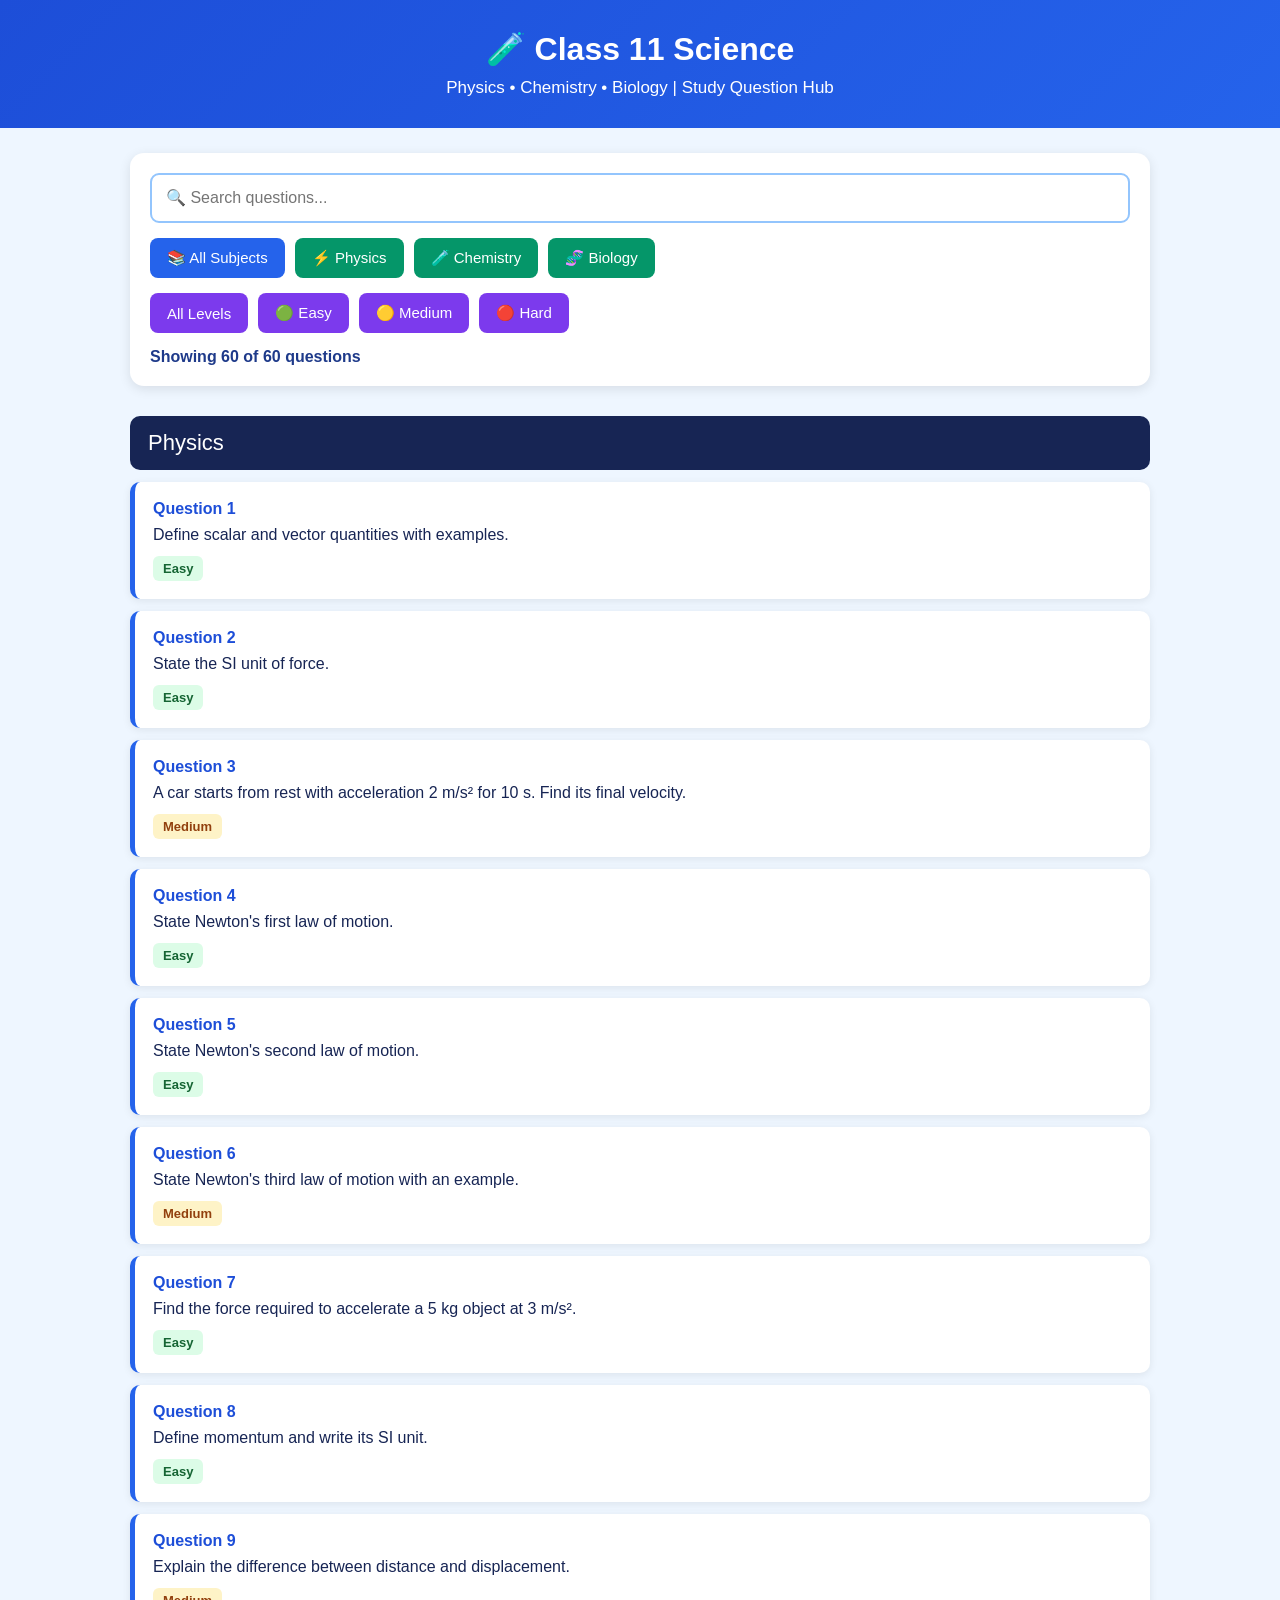
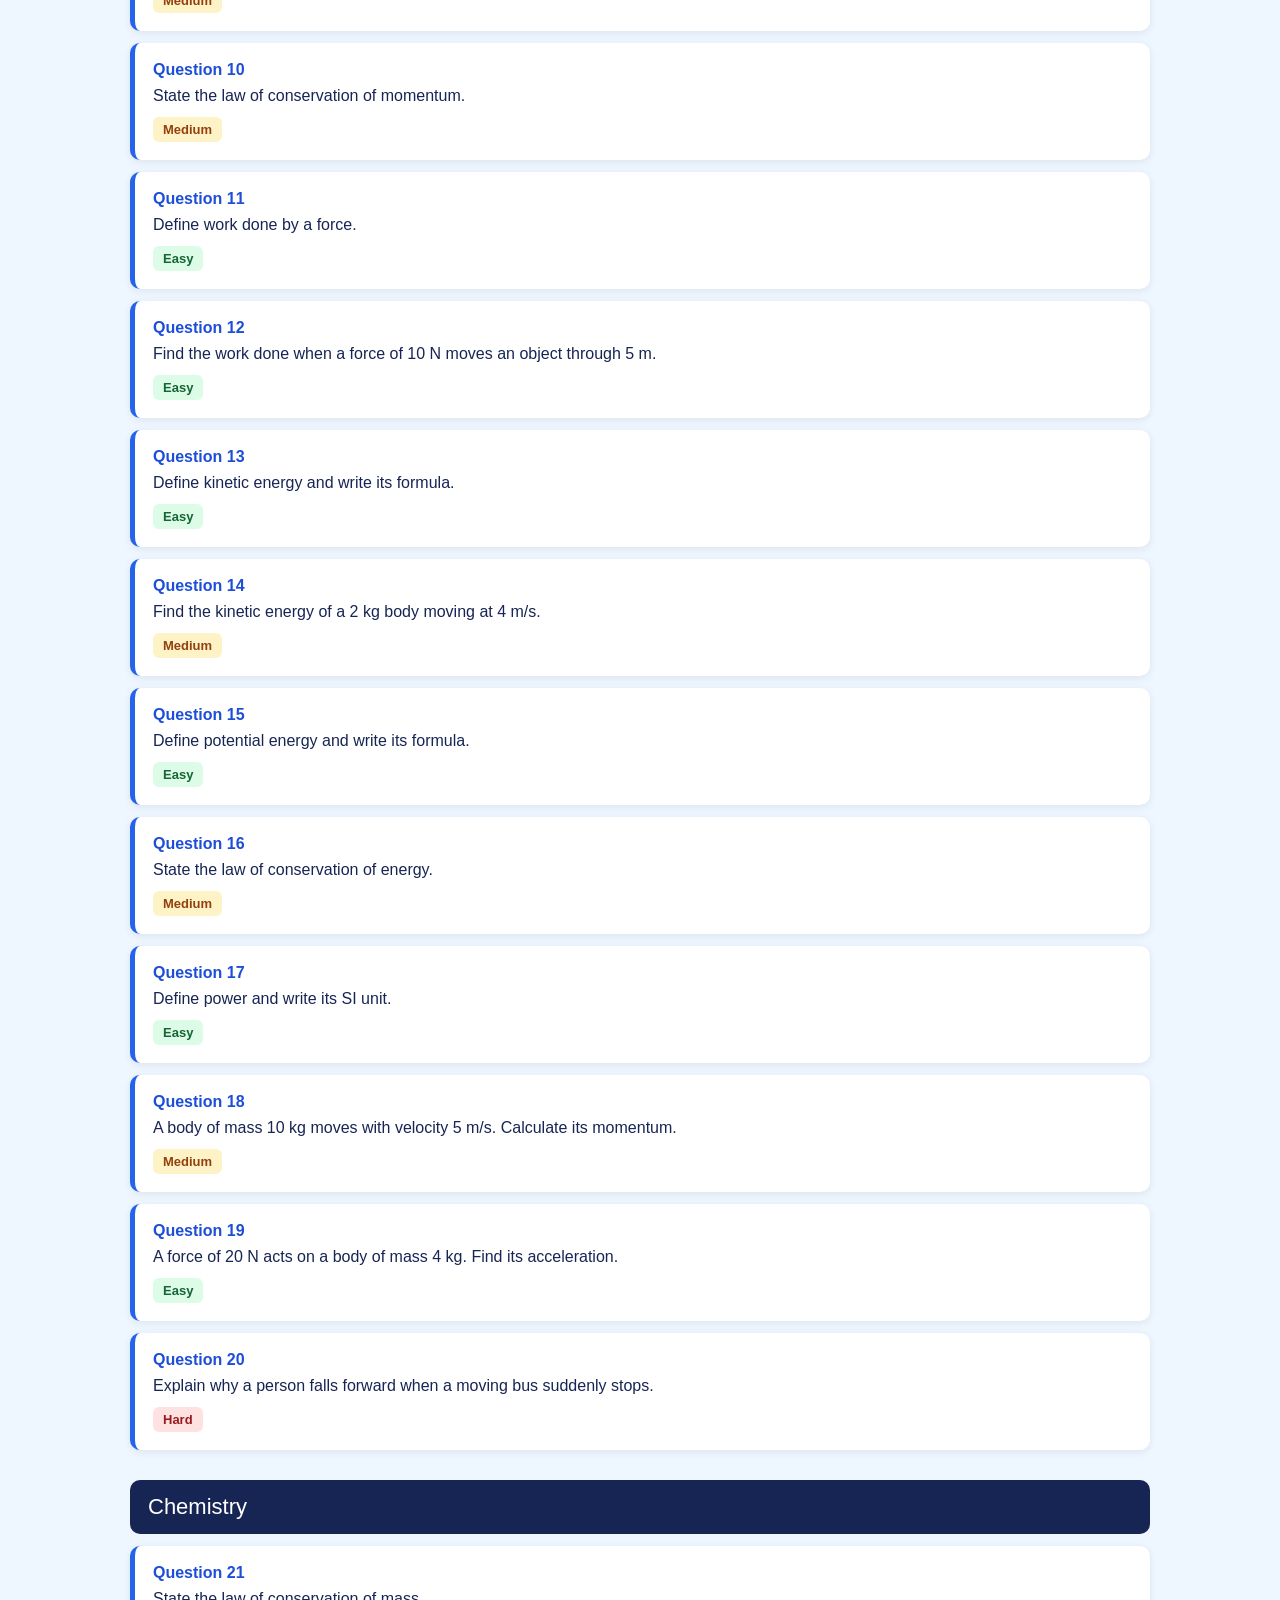
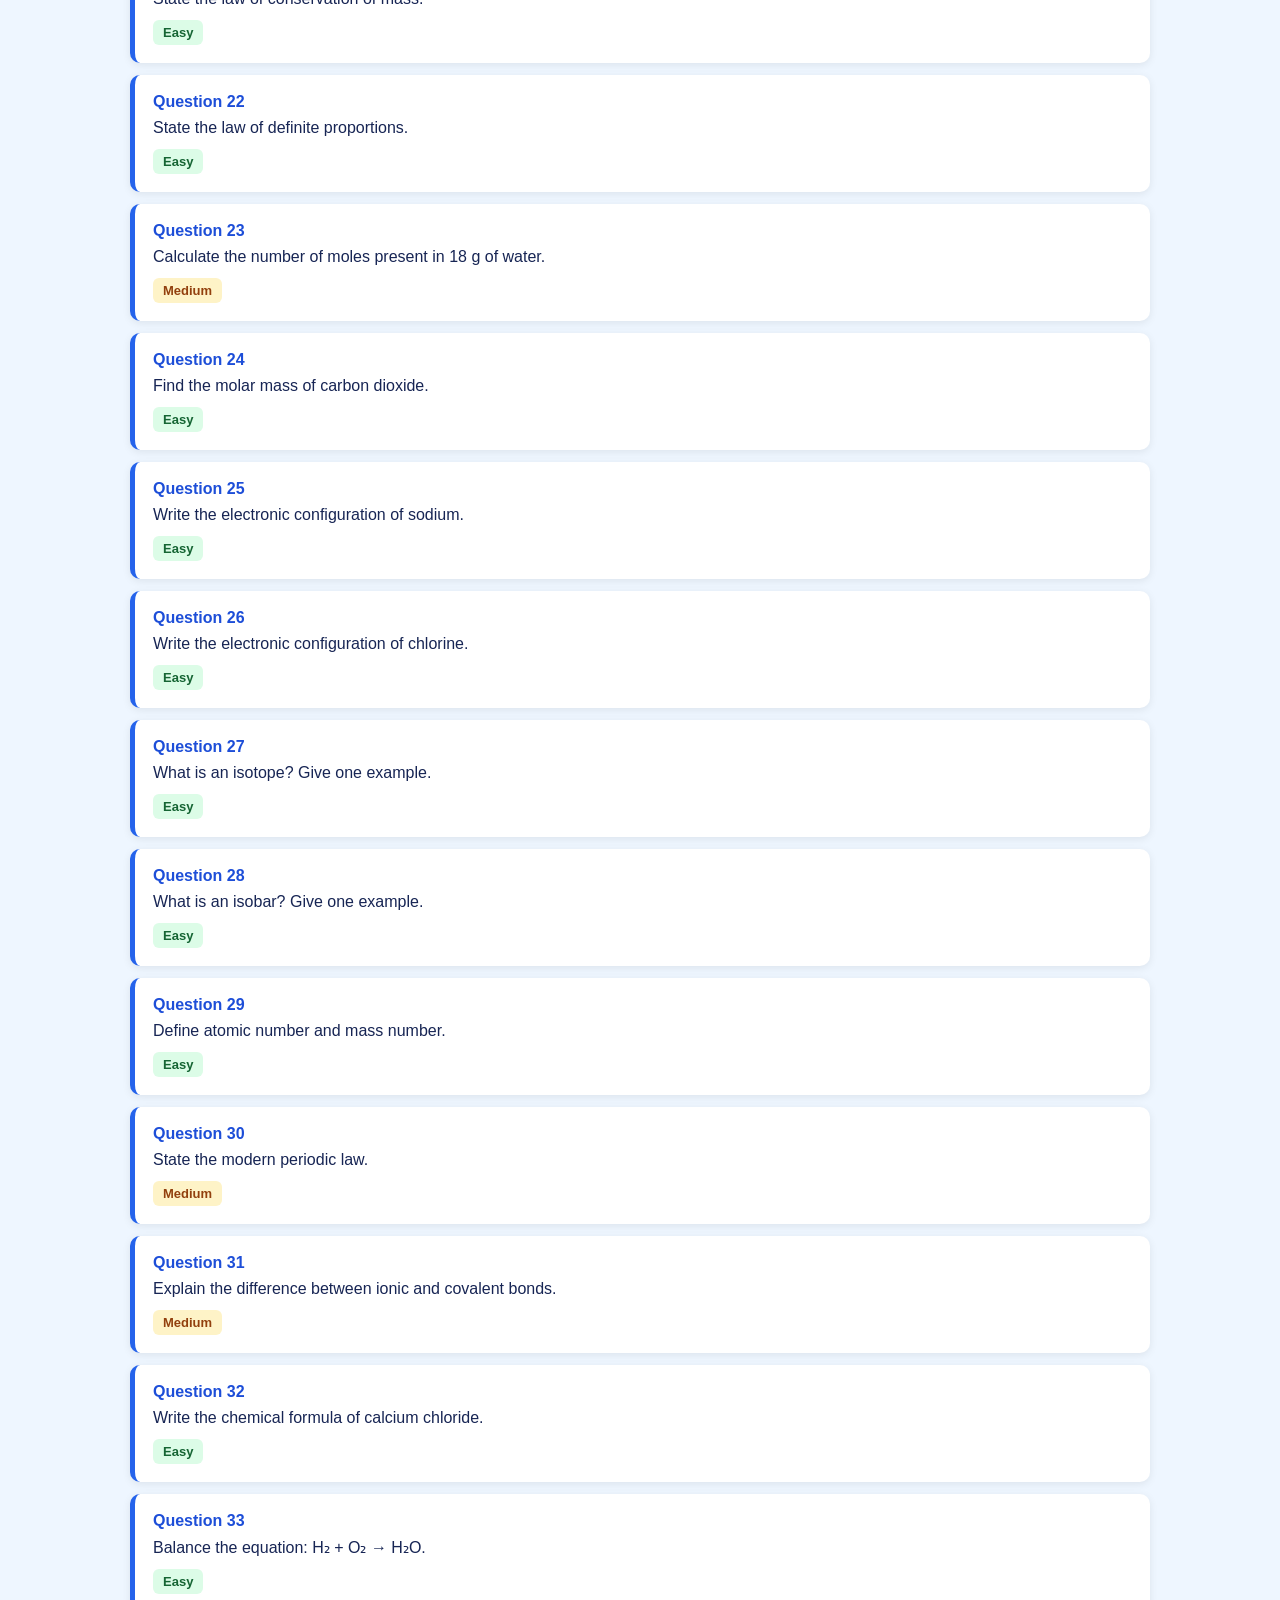
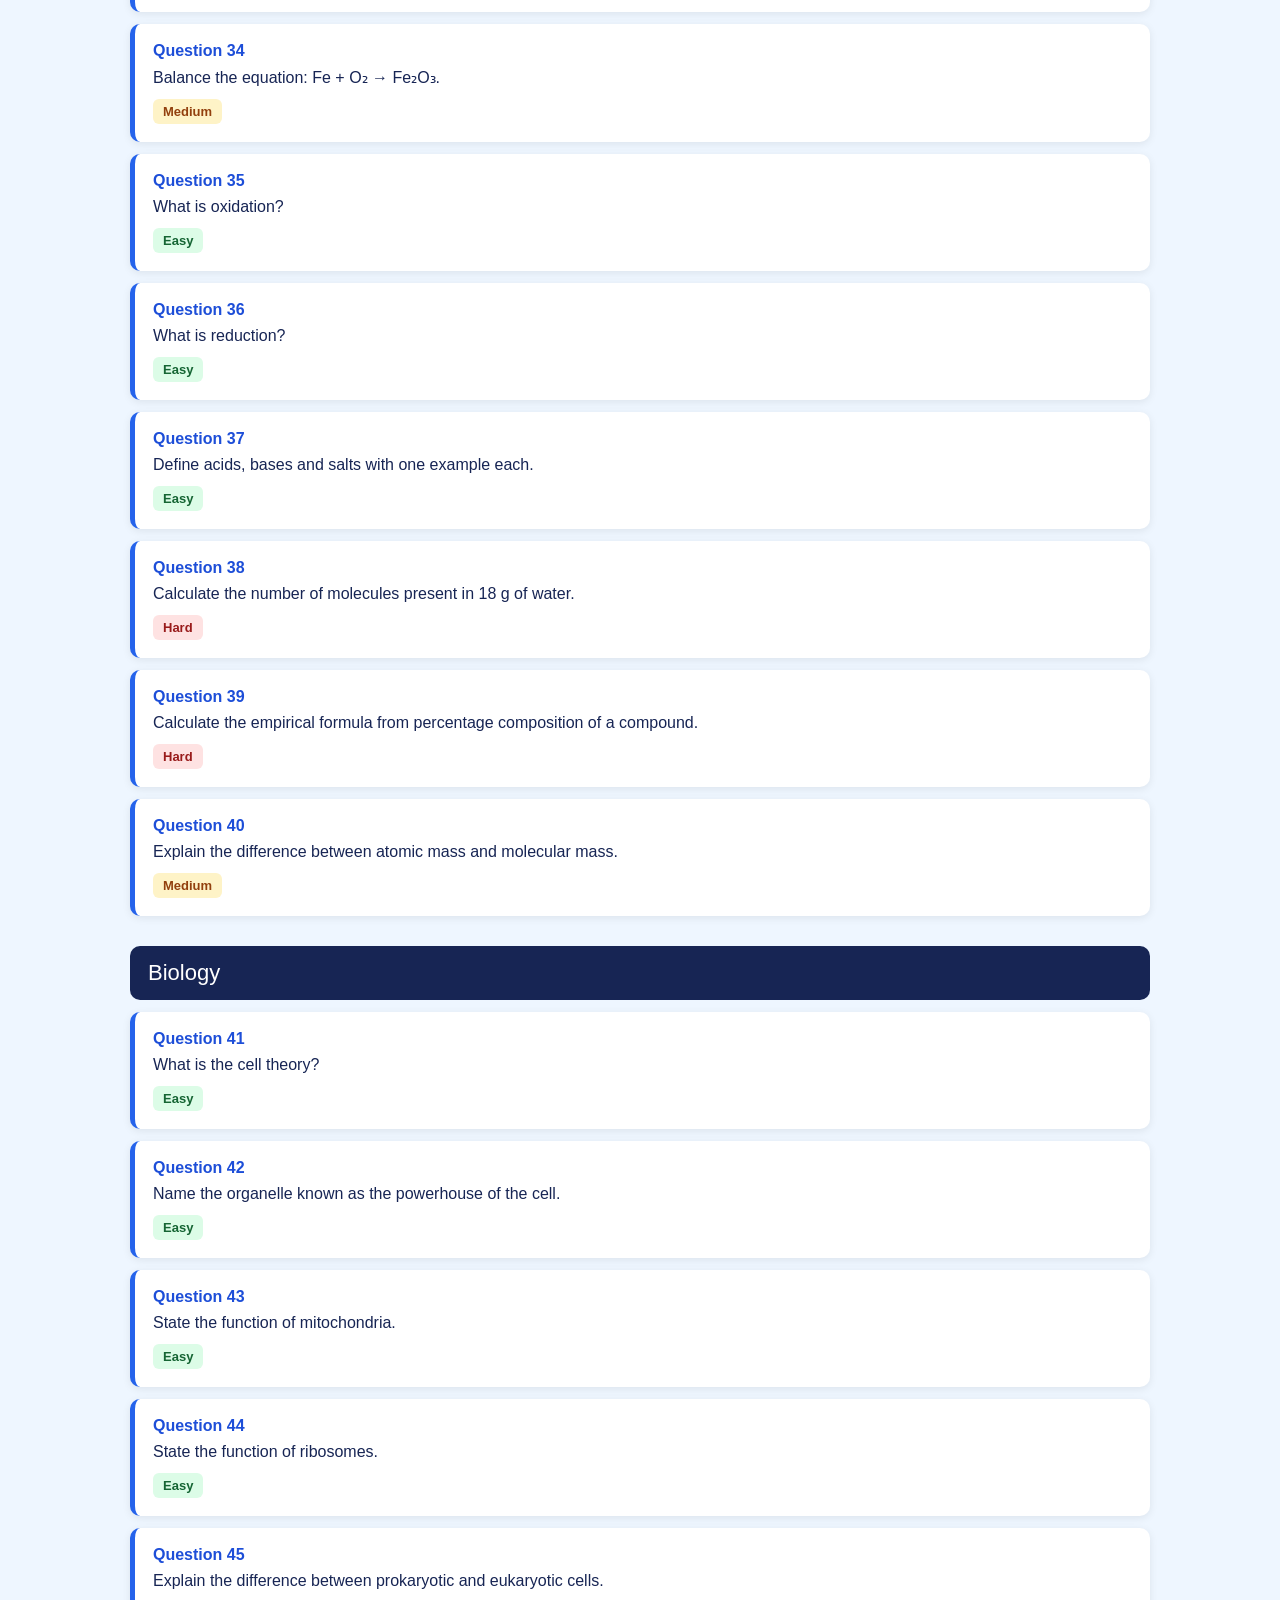
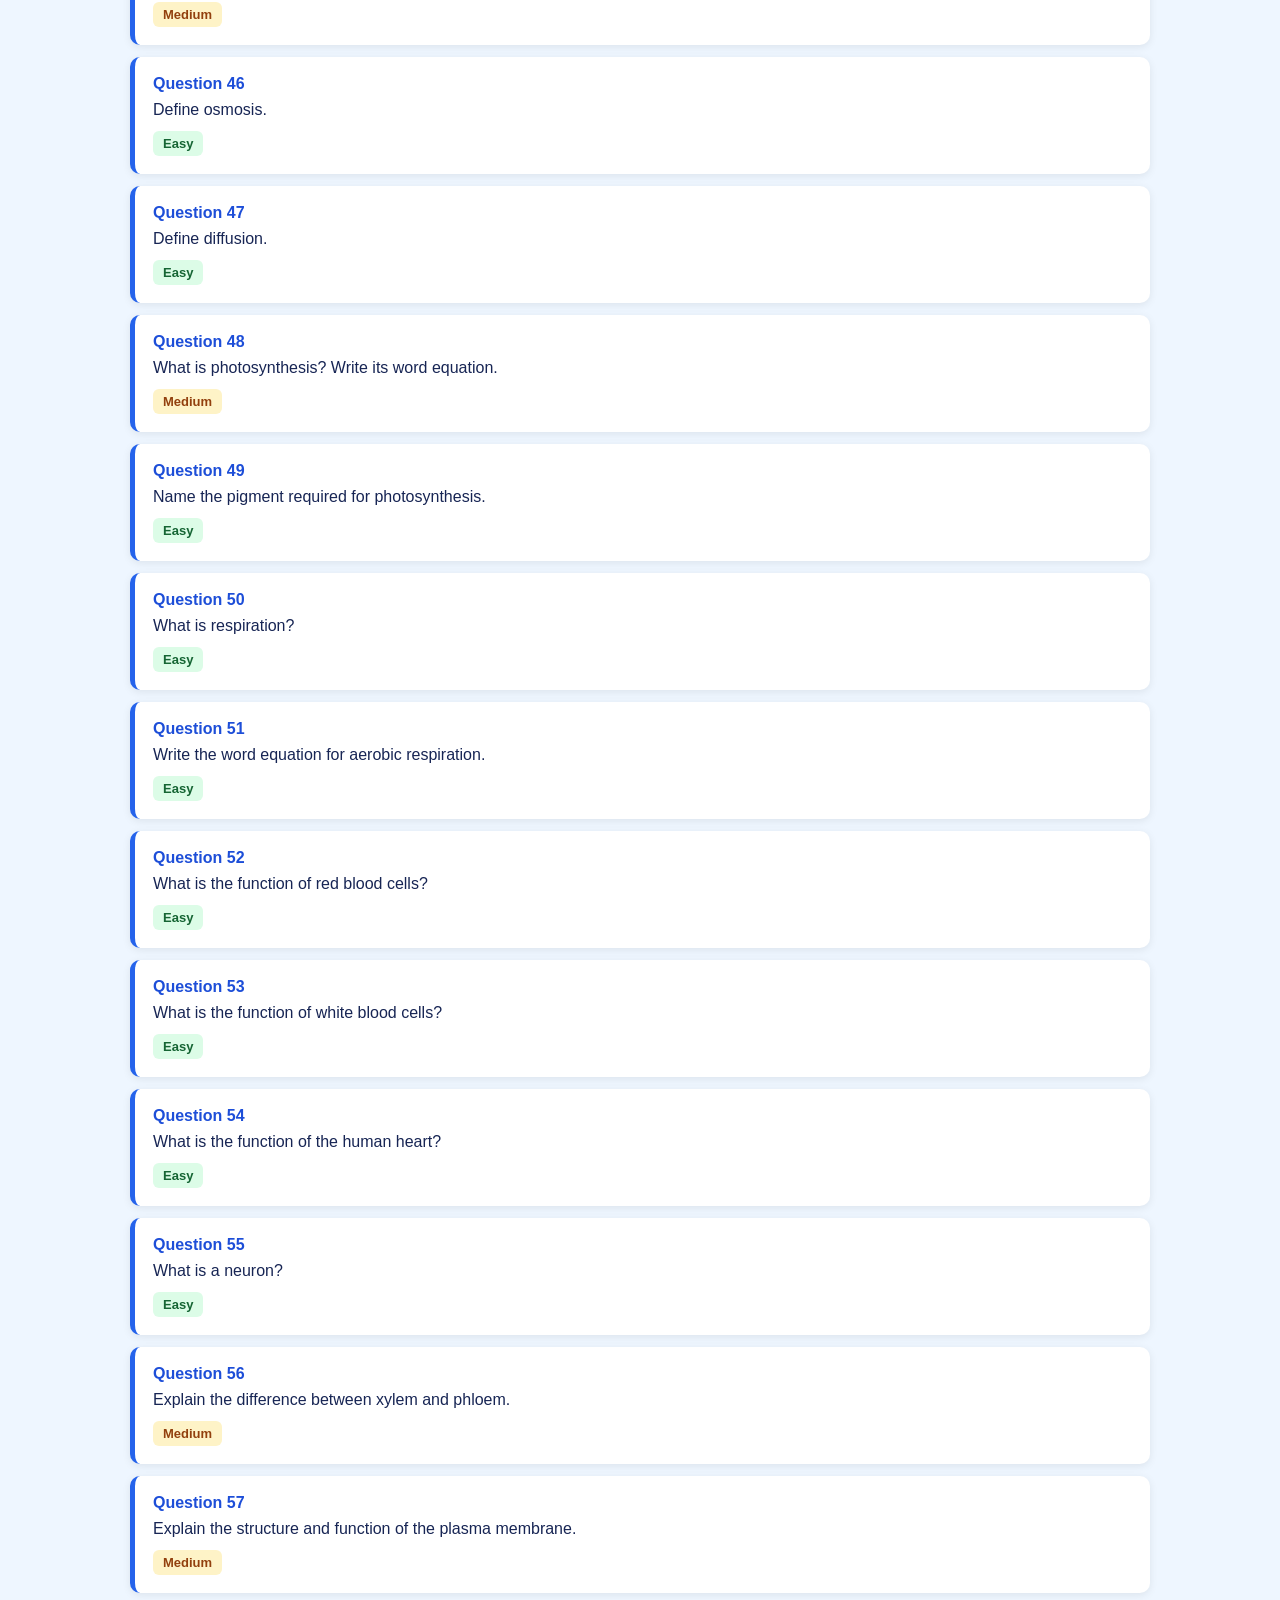
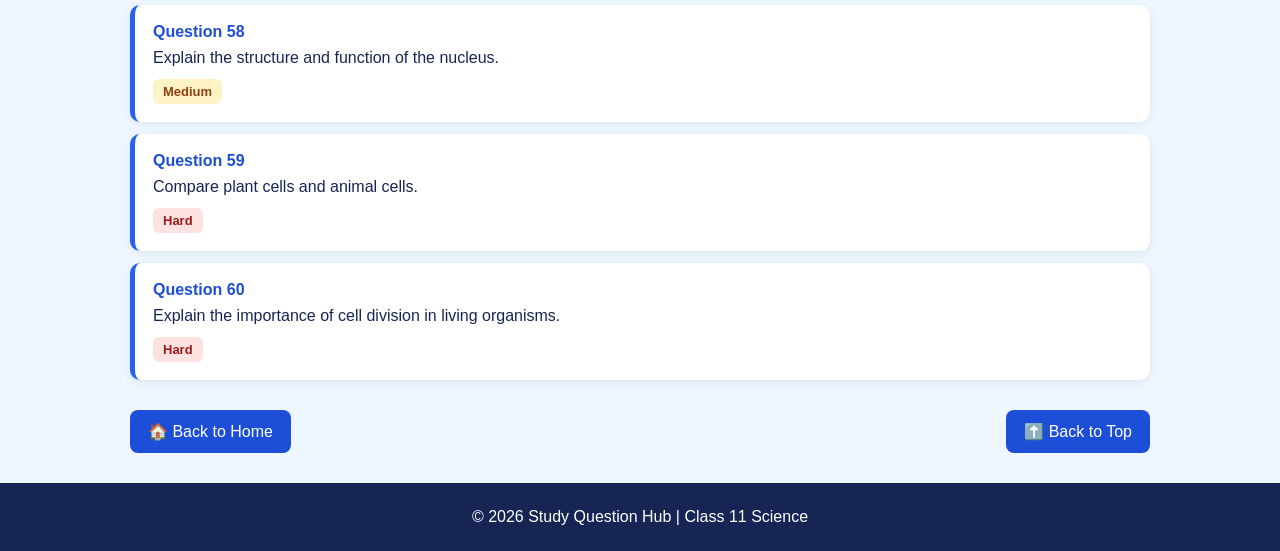
<file: class11.html>
<!DOCTYPE html>
<html lang="en">

<head>
  <meta charset="UTF-8">
  <meta name="viewport" content="width=device-width, initial-scale=1.0">

  <title>Class 11 Science Questions | Study Question Hub</title>

  <meta name="description"
    content="Practice Class 11 Science Physics, Chemistry and Biology questions with Study Question Hub.">

  <style>
    * {
      box-sizing: border-box;
    }

    body {
      margin: 0;
      background: #eef6ff;
      font-family: Arial, sans-serif;
      color: #172554;
    }

    header {
      background: linear-gradient(135deg, #1d4ed8, #2563eb);
      color: white;
      text-align: center;
      padding: 30px 15px;
    }

    header h1 {
      margin: 0;
      font-size: 32px;
    }

    header p {
      margin: 10px 0 0;
      font-size: 17px;
    }

    .container {
      max-width: 1050px;
      margin: 25px auto;
      padding: 0 15px;
    }

    .controls {
      background: white;
      padding: 20px;
      border-radius: 14px;
      box-shadow: 0 3px 12px rgba(0,0,0,0.10);
      margin-bottom: 25px;
    }

    #search {
      width: 100%;
      padding: 14px;
      border: 2px solid #93c5fd;
      border-radius: 9px;
      font-size: 16px;
      outline: none;
    }

    #search:focus {
      border-color: #2563eb;
    }

    .buttons {
      display: flex;
      flex-wrap: wrap;
      gap: 10px;
      margin-top: 15px;
    }

    button {
      border: none;
      padding: 11px 17px;
      border-radius: 8px;
      background: #2563eb;
      color: white;
      cursor: pointer;
      font-size: 15px;
    }

    button:hover {
      background: #1e40af;
    }

    .subject {
      background: #059669;
    }

    .subject:hover {
      background: #047857;
    }

    .difficulty {
      background: #7c3aed;
    }

    .difficulty:hover {
      background: #5b21b6;
    }

    #count {
      margin-top: 15px;
      font-weight: bold;
      color: #1e3a8a;
    }

    .chapter {
      margin-top: 30px;
    }

    .chapter-title {
      background: #172554;
      color: white;
      padding: 14px 18px;
      border-radius: 10px;
      font-size: 22px;
    }

    .question {
      background: white;
      padding: 18px;
      margin: 12px 0;
      border-radius: 10px;
      border-left: 5px solid #2563eb;
      box-shadow: 0 2px 8px rgba(0,0,0,0.08);
    }

    .question-number {
      color: #1d4ed8;
      font-weight: bold;
      margin-bottom: 8px;
    }

    .level {
      display: inline-block;
      margin-top: 12px;
      padding: 5px 10px;
      border-radius: 6px;
      font-size: 13px;
      font-weight: bold;
    }

    .Easy {
      background: #dcfce7;
      color: #166534;
    }

    .Medium {
      background: #fef3c7;
      color: #92400e;
    }

    .Hard {
      background: #fee2e2;
      color: #991b1b;
    }

    #noResult {
      display: none;
      background: white;
      padding: 25px;
      text-align: center;
      border-radius: 10px;
      color: #dc2626;
      font-weight: bold;
    }

    .navigation {
      display: flex;
      justify-content: space-between;
      flex-wrap: wrap;
      gap: 10px;
      margin: 30px 0;
    }

    .nav-button {
      background: #1d4ed8;
      color: white;
      padding: 12px 18px;
      border-radius: 8px;
      text-decoration: none;
    }

    .nav-button:hover {
      background: #1e40af;
    }

    footer {
      background: #172554;
      color: white;
      text-align: center;
      padding: 25px;
      margin-top: 30px;
    }

    @media (max-width: 600px) {

      header h1 {
        font-size: 25px;
      }

      .chapter-title {
        font-size: 19px;
      }

      button {
        width: 100%;
      }

      .question {
        font-size: 15px;
      }

      .navigation a {
        width: 100%;
        text-align: center;
      }
    }
  </style>
</head>

<body>

  <header>
    <h1>🧪 Class 11 Science</h1>
    <p>Physics • Chemistry • Biology | Study Question Hub</p>
  </header>

  <div class="container">

    <div class="controls">

      <input
        type="text"
        id="search"
        placeholder="🔍 Search questions..."
        onkeyup="displayQuestions()"
      >

      <div class="buttons">

        <button onclick="setSubject('All')">
          📚 All Subjects
        </button>

        <button class="subject" onclick="setSubject('Physics')">
          ⚡ Physics
        </button>

        <button class="subject" onclick="setSubject('Chemistry')">
          🧪 Chemistry
        </button>

        <button class="subject" onclick="setSubject('Biology')">
          🧬 Biology
        </button>

      </div>

      <div class="buttons">

        <button class="difficulty" onclick="setDifficulty('All')">
          All Levels
        </button>

        <button class="difficulty" onclick="setDifficulty('Easy')">
          🟢 Easy
        </button>

        <button class="difficulty" onclick="setDifficulty('Medium')">
          🟡 Medium
        </button>

        <button class="difficulty" onclick="setDifficulty('Hard')">
          🔴 Hard
        </button>

      </div>

      <div id="count"></div>

    </div>

    <div id="questions"></div>

    <div id="noResult">
      ❌ No question found.
    </div>

    <div class="navigation">

      <a class="nav-button" href="index.html">
        🏠 Back to Home
      </a>

      <a class="nav-button" href="#top">
        ⬆️ Back to Top
      </a>

    </div>

  </div>

  <footer>
    © 2026 Study Question Hub | Class 11 Science
  </footer>


  <script>

    const questions = [

      /* ================= PHYSICS ================= */

      {
        subject: "Physics",
        text: "Define scalar and vector quantities with examples.",
        level: "Easy"
      },

      {
        subject: "Physics",
        text: "State the SI unit of force.",
        level: "Easy"
      },

      {
        subject: "Physics",
        text: "A car starts from rest with acceleration 2 m/s² for 10 s. Find its final velocity.",
        level: "Medium"
      },

      {
        subject: "Physics",
        text: "State Newton's first law of motion.",
        level: "Easy"
      },

      {
        subject: "Physics",
        text: "State Newton's second law of motion.",
        level: "Easy"
      },

      {
        subject: "Physics",
        text: "State Newton's third law of motion with an example.",
        level: "Medium"
      },

      {
        subject: "Physics",
        text: "Find the force required to accelerate a 5 kg object at 3 m/s².",
        level: "Easy"
      },

      {
        subject: "Physics",
        text: "Define momentum and write its SI unit.",
        level: "Easy"
      },

      {
        subject: "Physics",
        text: "Explain the difference between distance and displacement.",
        level: "Medium"
      },

      {
        subject: "Physics",
        text: "State the law of conservation of momentum.",
        level: "Medium"
      },

      {
        subject: "Physics",
        text: "Define work done by a force.",
        level: "Easy"
      },

      {
        subject: "Physics",
        text: "Find the work done when a force of 10 N moves an object through 5 m.",
        level: "Easy"
      },

      {
        subject: "Physics",
        text: "Define kinetic energy and write its formula.",
        level: "Easy"
      },

      {
        subject: "Physics",
        text: "Find the kinetic energy of a 2 kg body moving at 4 m/s.",
        level: "Medium"
      },

      {
        subject: "Physics",
        text: "Define potential energy and write its formula.",
        level: "Easy"
      },

      {
        subject: "Physics",
        text: "State the law of conservation of energy.",
        level: "Medium"
      },

      {
        subject: "Physics",
        text: "Define power and write its SI unit.",
        level: "Easy"
      },

      {
        subject: "Physics",
        text: "A body of mass 10 kg moves with velocity 5 m/s. Calculate its momentum.",
        level: "Medium"
      },

      {
        subject: "Physics",
        text: "A force of 20 N acts on a body of mass 4 kg. Find its acceleration.",
        level: "Easy"
      },

      {
        subject: "Physics",
        text: "Explain why a person falls forward when a moving bus suddenly stops.",
        level: "Hard"
      },


      /* ================= CHEMISTRY ================= */

      {
        subject: "Chemistry",
        text: "State the law of conservation of mass.",
        level: "Easy"
      },

      {
        subject: "Chemistry",
        text: "State the law of definite proportions.",
        level: "Easy"
      },

      {
        subject: "Chemistry",
        text: "Calculate the number of moles present in 18 g of water.",
        level: "Medium"
      },

      {
        subject: "Chemistry",
        text: "Find the molar mass of carbon dioxide.",
        level: "Easy"
      },

      {
        subject: "Chemistry",
        text: "Write the electronic configuration of sodium.",
        level: "Easy"
      },

      {
        subject: "Chemistry",
        text: "Write the electronic configuration of chlorine.",
        level: "Easy"
      },

      {
        subject: "Chemistry",
        text: "What is an isotope? Give one example.",
        level: "Easy"
      },

      {
        subject: "Chemistry",
        text: "What is an isobar? Give one example.",
        level: "Easy"
      },

      {
        subject: "Chemistry",
        text: "Define atomic number and mass number.",
        level: "Easy"
      },

      {
        subject: "Chemistry",
        text: "State the modern periodic law.",
        level: "Medium"
      },

      {
        subject: "Chemistry",
        text: "Explain the difference between ionic and covalent bonds.",
        level: "Medium"
      },

      {
        subject: "Chemistry",
        text: "Write the chemical formula of calcium chloride.",
        level: "Easy"
      },

      {
        subject: "Chemistry",
        text: "Balance the equation: H₂ + O₂ → H₂O.",
        level: "Easy"
      },

      {
        subject: "Chemistry",
        text: "Balance the equation: Fe + O₂ → Fe₂O₃.",
        level: "Medium"
      },

      {
        subject: "Chemistry",
        text: "What is oxidation?",
        level: "Easy"
      },

      {
        subject: "Chemistry",
        text: "What is reduction?",
        level: "Easy"
      },

      {
        subject: "Chemistry",
        text: "Define acids, bases and salts with one example each.",
        level: "Easy"
      },

      {
        subject: "Chemistry",
        text: "Calculate the number of molecules present in 18 g of water.",
        level: "Hard"
      },

      {
        subject: "Chemistry",
        text: "Calculate the empirical formula from percentage composition of a compound.",
        level: "Hard"
      },

      {
        subject: "Chemistry",
        text: "Explain the difference between atomic mass and molecular mass.",
        level: "Medium"
      },


      /* ================= BIOLOGY ================= */

      {
        subject: "Biology",
        text: "What is the cell theory?",
        level: "Easy"
      },

      {
        subject: "Biology",
        text: "Name the organelle known as the powerhouse of the cell.",
        level: "Easy"
      },

      {
        subject: "Biology",
        text: "State the function of mitochondria.",
        level: "Easy"
      },

      {
        subject: "Biology",
        text: "State the function of ribosomes.",
        level: "Easy"
      },

      {
        subject: "Biology",
        text: "Explain the difference between prokaryotic and eukaryotic cells.",
        level: "Medium"
      },

      {
        subject: "Biology",
        text: "Define osmosis.",
        level: "Easy"
      },

      {
        subject: "Biology",
        text: "Define diffusion.",
        level: "Easy"
      },

      {
        subject: "Biology",
        text: "What is photosynthesis? Write its word equation.",
        level: "Medium"
      },

      {
        subject: "Biology",
        text: "Name the pigment required for photosynthesis.",
        level: "Easy"
      },

      {
        subject: "Biology",
        text: "What is respiration?",
        level: "Easy"
      },

      {
        subject: "Biology",
        text: "Write the word equation for aerobic respiration.",
        level: "Easy"
      },

      {
        subject: "Biology",
        text: "What is the function of red blood cells?",
        level: "Easy"
      },

      {
        subject: "Biology",
        text: "What is the function of white blood cells?",
        level: "Easy"
      },

      {
        subject: "Biology",
        text: "What is the function of the human heart?",
        level: "Easy"
      },

      {
        subject: "Biology",
        text: "What is a neuron?",
        level: "Easy"
      },

      {
        subject: "Biology",
        text: "Explain the difference between xylem and phloem.",
        level: "Medium"
      },

      {
        subject: "Biology",
        text: "Explain the structure and function of the plasma membrane.",
        level: "Medium"
      },

      {
        subject: "Biology",
        text: "Explain the structure and function of the nucleus.",
        level: "Medium"
      },

      {
        subject: "Biology",
        text: "Compare plant cells and animal cells.",
        level: "Hard"
      },

      {
        subject: "Biology",
        text: "Explain the importance of cell division in living organisms.",
        level: "Hard"
      }

    ];


    let currentSubject = "All";
    let currentDifficulty = "All";


    function displayQuestions() {

      const container = document.getElementById("questions");

      const searchText =
        document.getElementById("search").value.toLowerCase();

      container.innerHTML = "";

      let visibleQuestions = questions.filter(function(q) {

        const searchMatch =
          q.text.toLowerCase().includes(searchText);

        const subjectMatch =
          currentSubject === "All" ||
          q.subject === currentSubject;

        const difficultyMatch =
          currentDifficulty === "All" ||
          q.level === currentDifficulty;

        return searchMatch &&
               subjectMatch &&
               difficultyMatch;

      });


      let html = "";

      let lastSubject = "";

      visibleQuestions.forEach(function(q, index) {

        if (q.subject !== lastSubject) {

          html += `
            <div class="chapter">
              <div class="chapter-title">
                ${q.subject}
              </div>
            </div>
          `;

          lastSubject = q.subject;
        }


        html += `
          <div class="question">

            <div class="question-number">
              Question ${index + 1}
            </div>

            <div>
              ${q.text}
            </div>

            <span class="level ${q.level}">
              ${q.level}
            </span>

          </div>
        `;

      });


      container.innerHTML = html;


      document.getElementById("count").innerText =
        "Showing " + visibleQuestions.length +
        " of " + questions.length + " questions";


      document.getElementById("noResult").style.display =
        visibleQuestions.length === 0
          ? "block"
          : "none";

    }


    function setSubject(subject) {

      currentSubject = subject;

      displayQuestions();

    }


    function setDifficulty(level) {

      currentDifficulty = level;

      displayQuestions();

    }


    displayQuestions();

  </script>

</body>

</html>
</file>
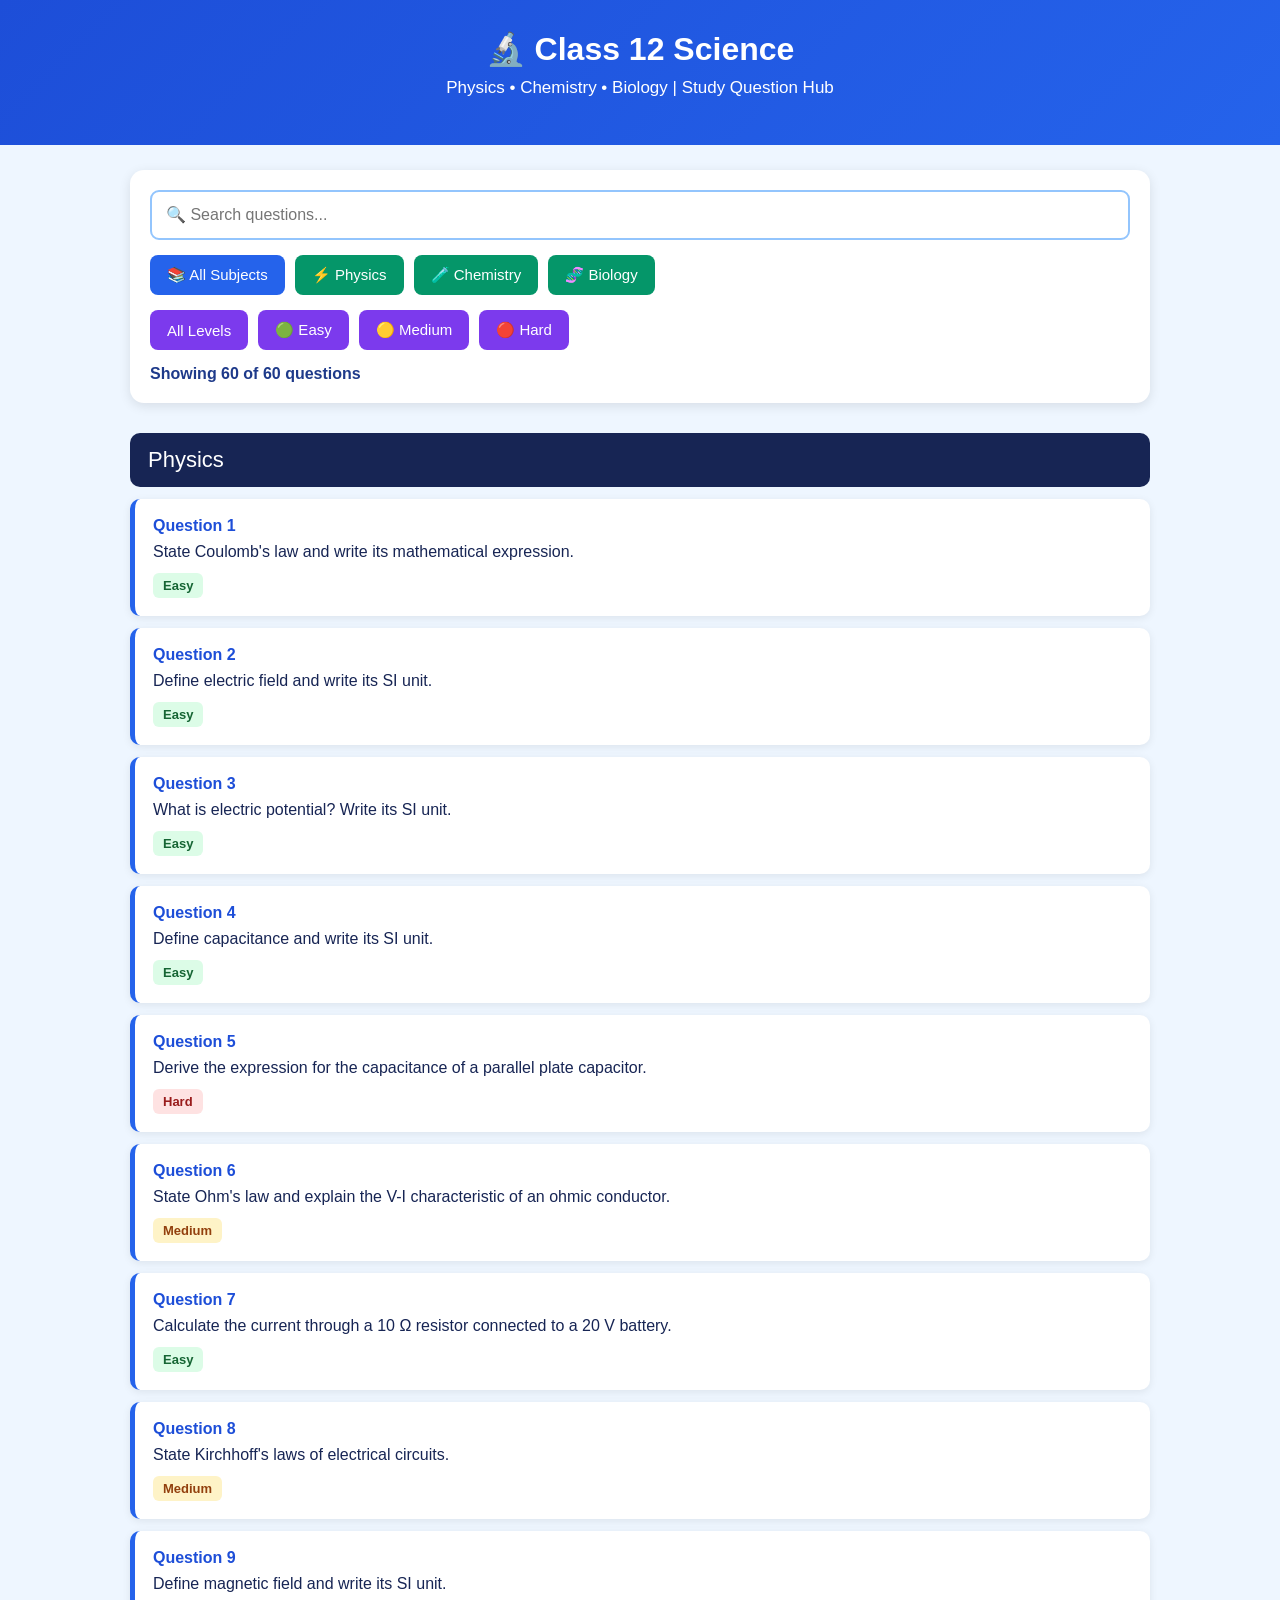
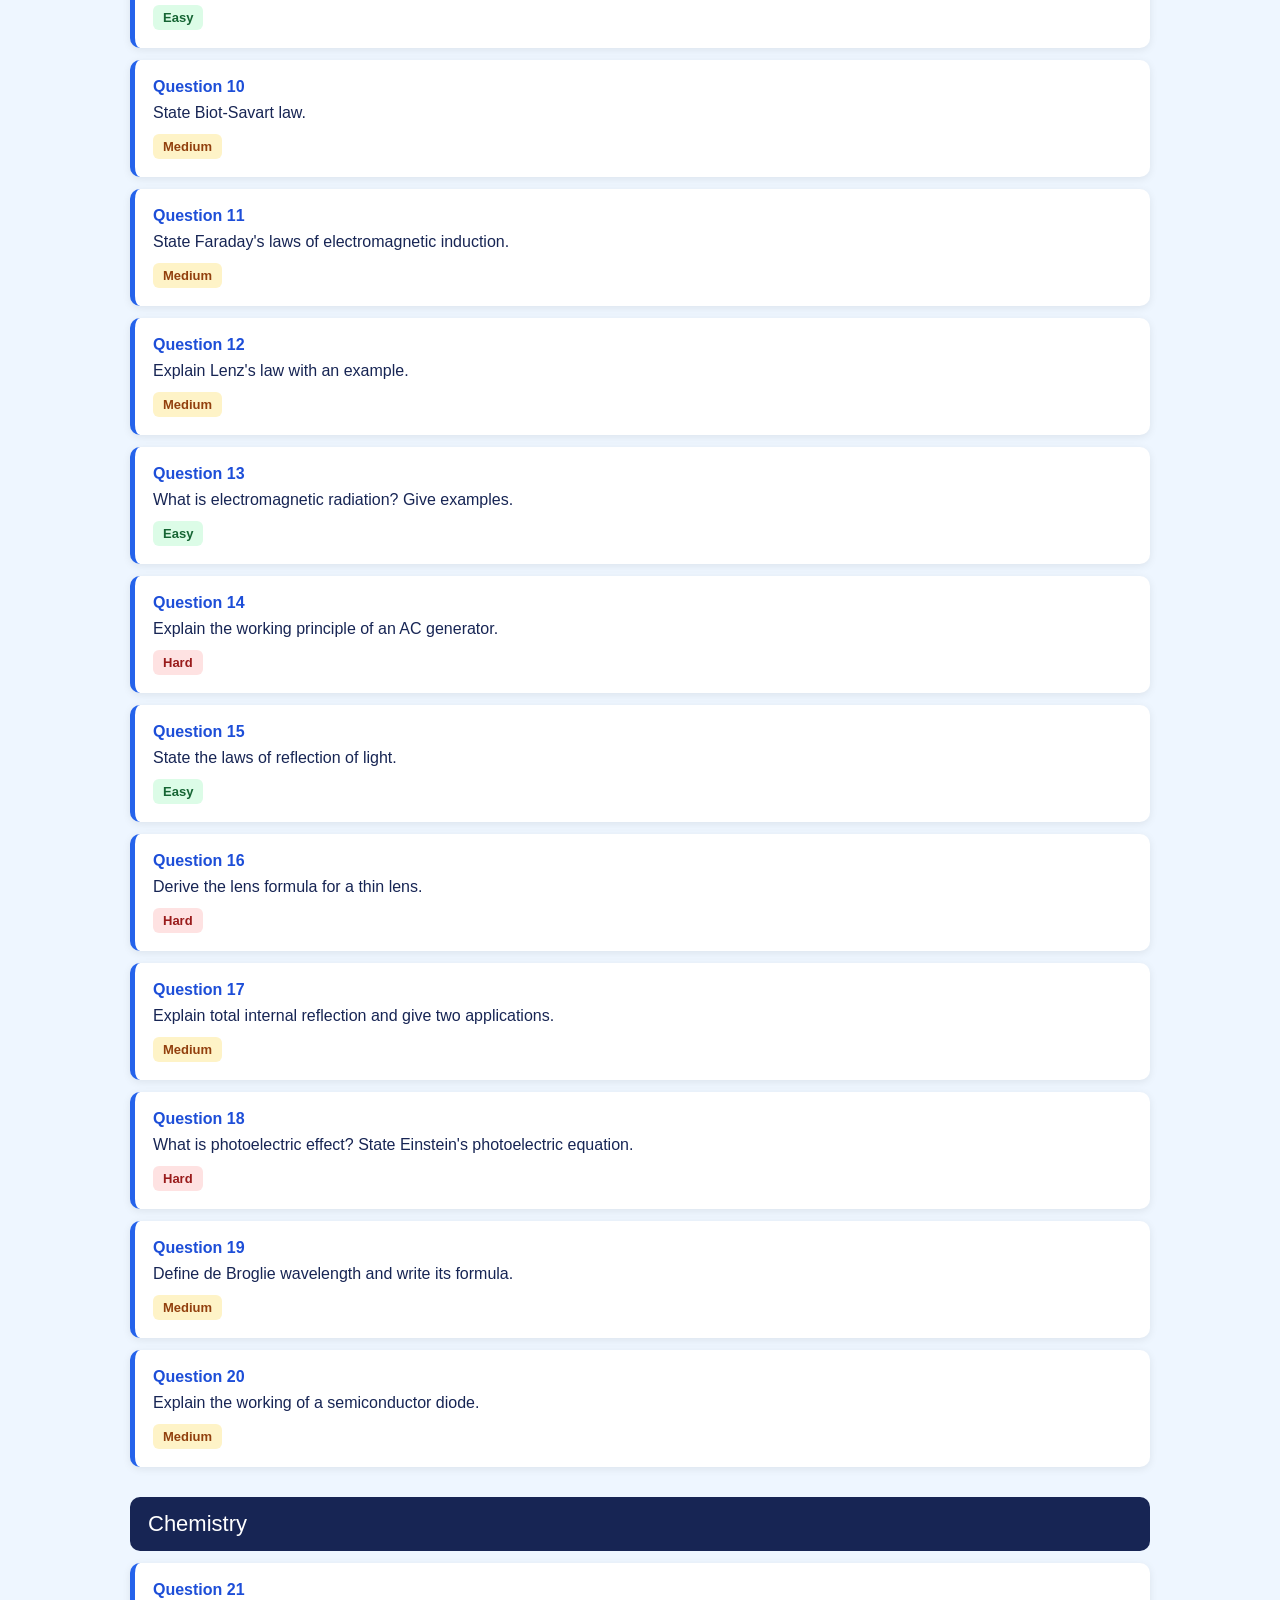
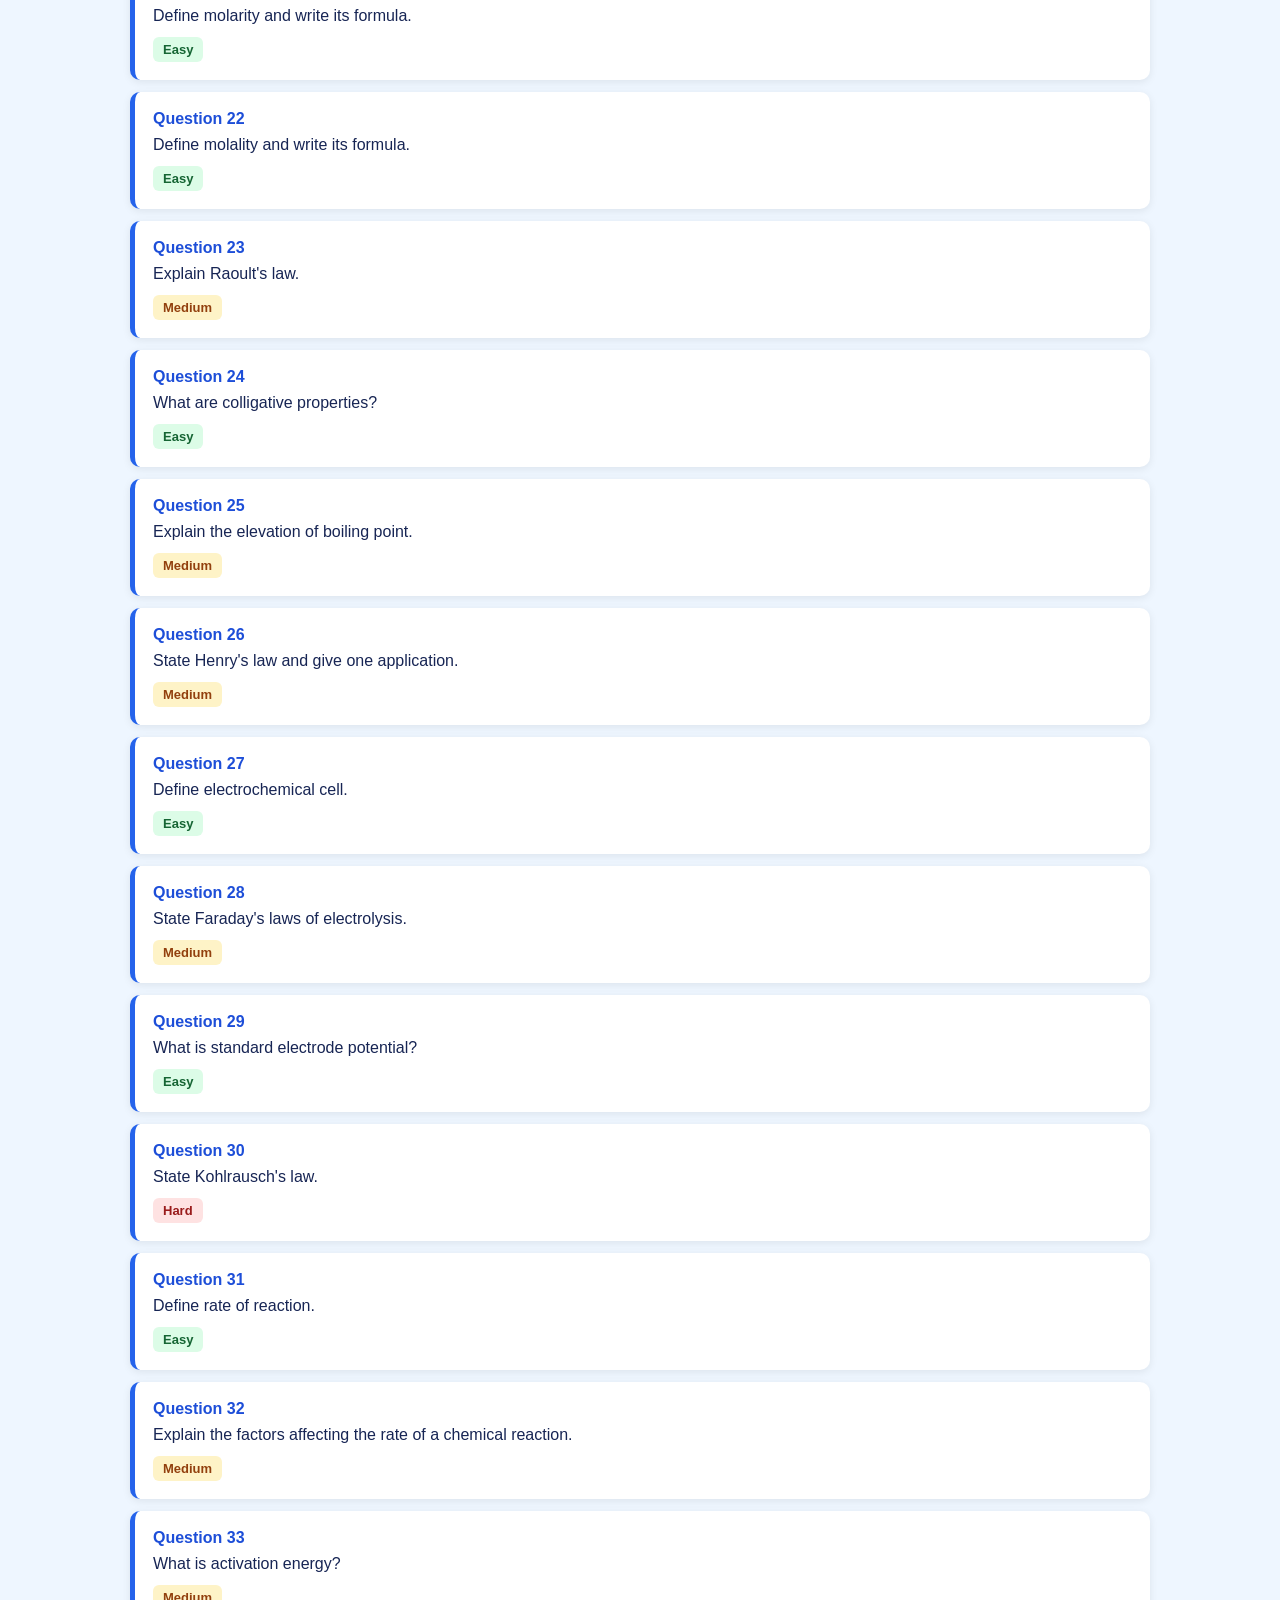
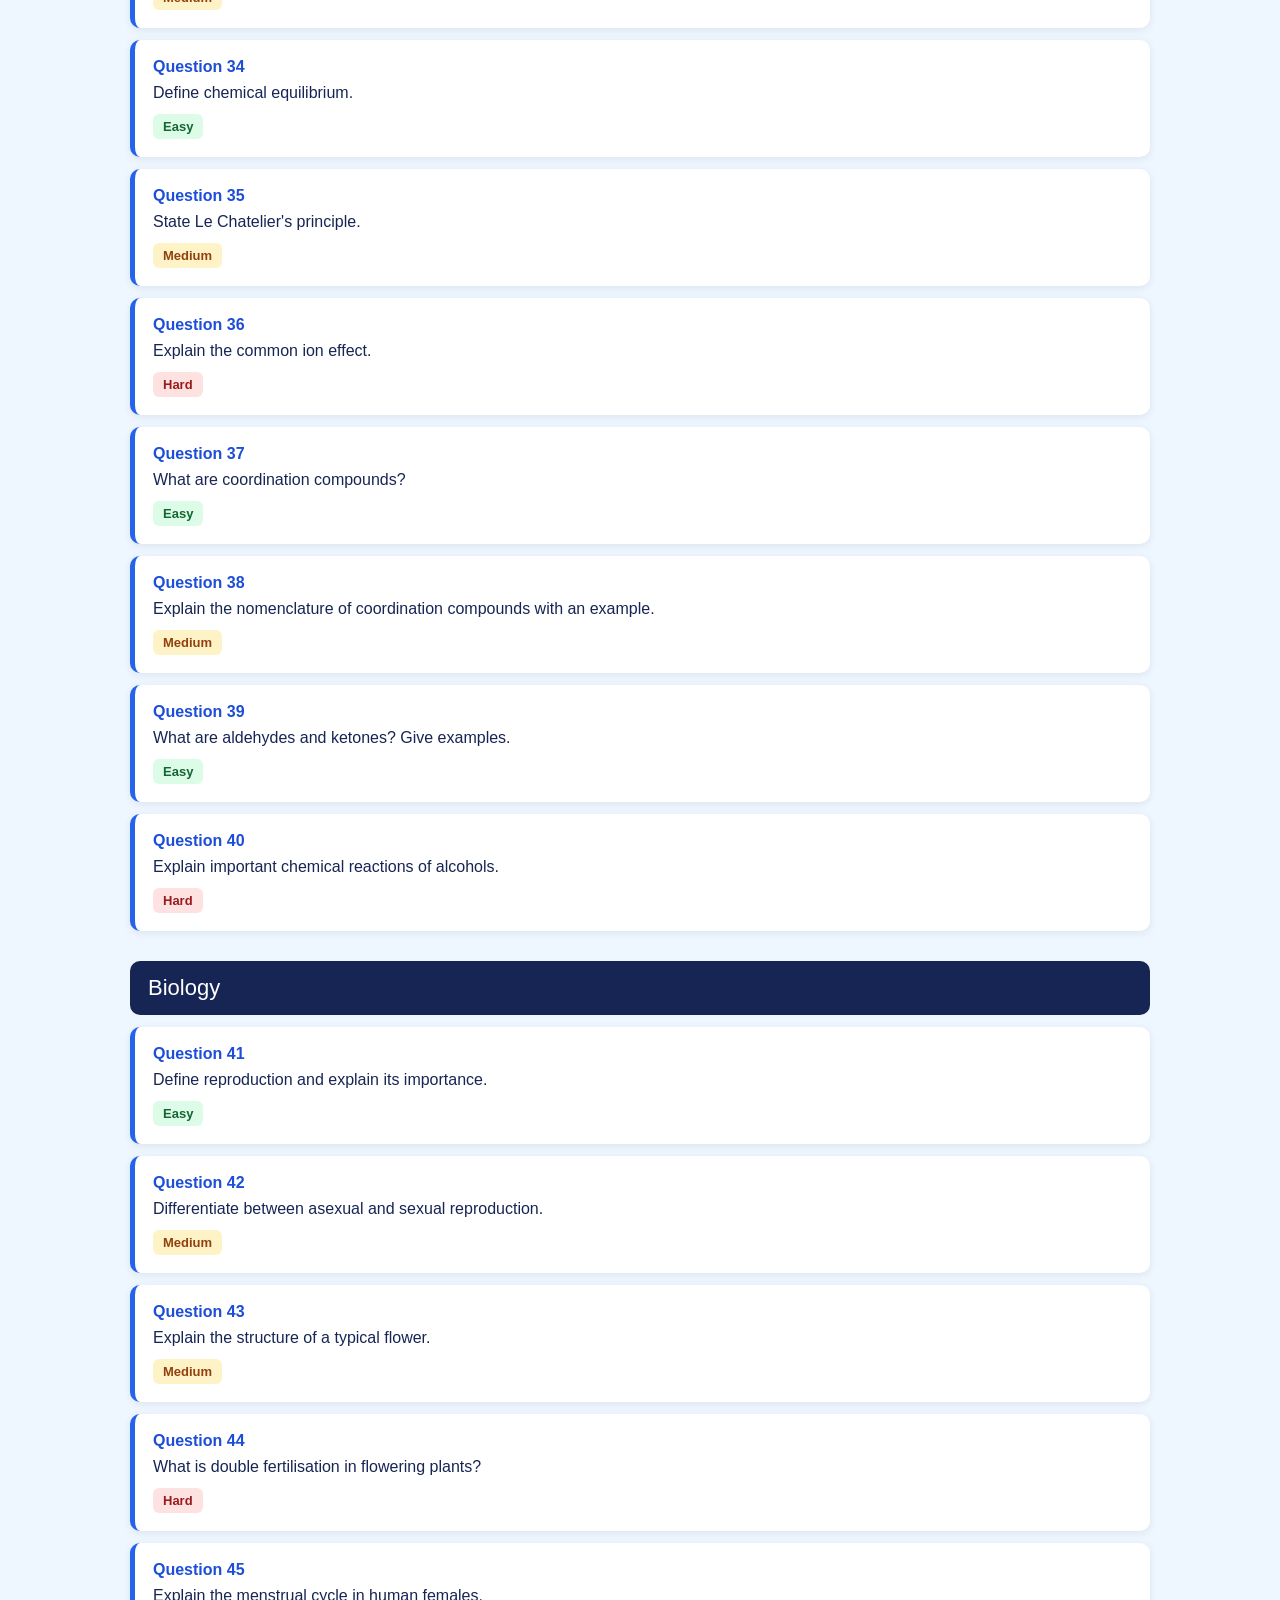
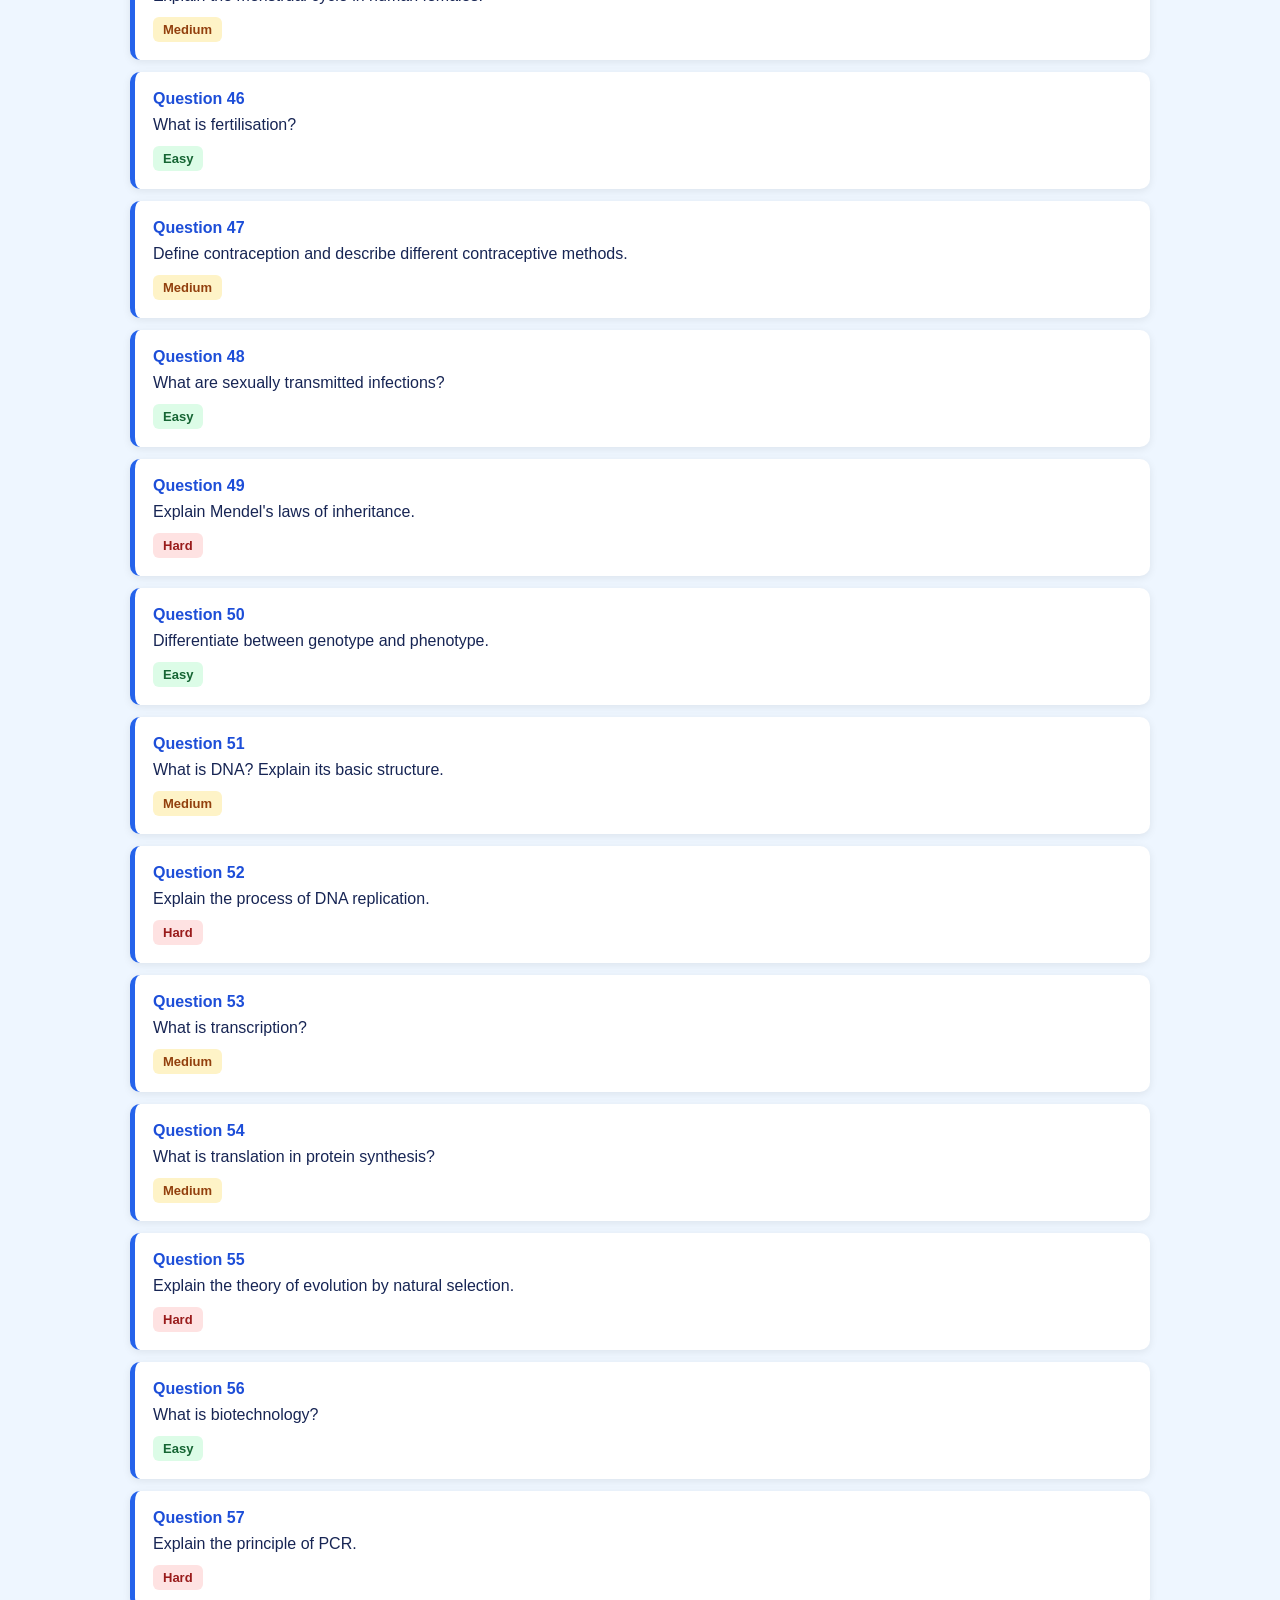
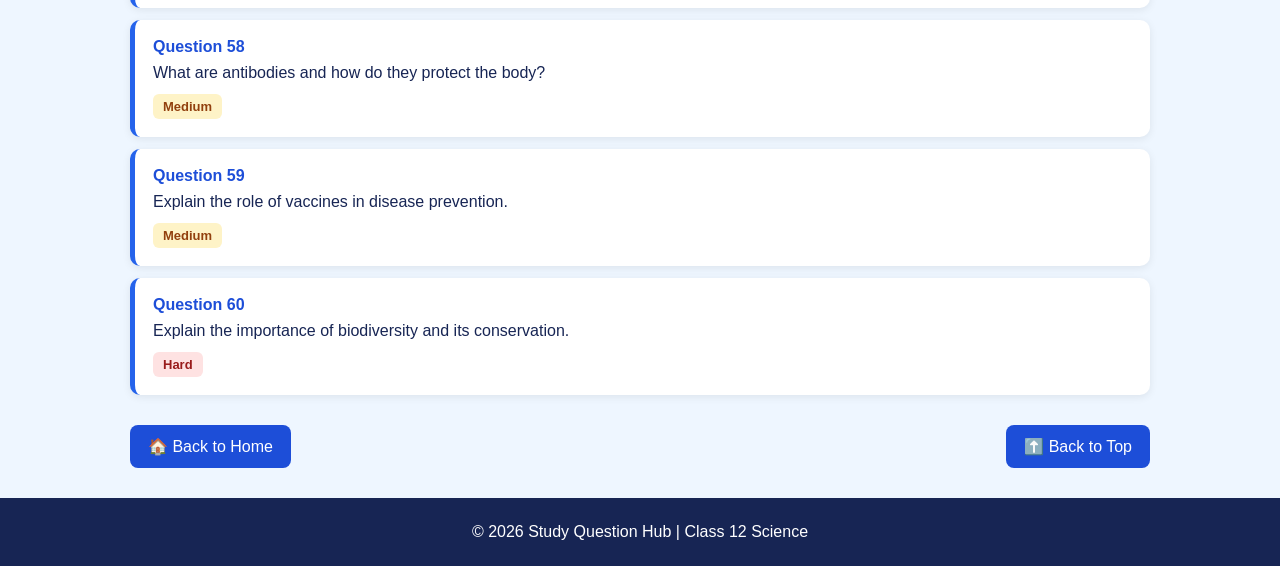
<file: class12.html>
<!DOCTYPE html>
<html lang="en">

<head>
  <meta charset="UTF-8">
  <meta name="viewport" content="width=device-width, initial-scale=1.0">

  <title>Class 12 Science Questions | Study Question Hub</title>

  <meta name="description"
    content="Practice Class 12 Science Physics, Chemistry and Biology questions with Study Question Hub.">

  <style>
    * {
      box-sizing: border-box;
    }

    body {
      margin: 0;
      background: #eef6ff;
      font-family: Arial, sans-serif;
      color: #172554;
    }

    header {
      background: linear-gradient(135deg, #1d4ed8, #2563eb);
      color: white;
      text-align: center;
      padding: 30px 15px;
    }

    header h1 {
      margin: 0;
      font-size: 32px;
    }

    header p {
      margin-top: 10px;
      font-size: 17px;
    }

    .container {
      max-width: 1050px;
      margin: 25px auto;
      padding: 0 15px;
    }

    .controls {
      background: white;
      padding: 20px;
      border-radius: 14px;
      box-shadow: 0 3px 12px rgba(0,0,0,0.10);
      margin-bottom: 25px;
    }

    #search {
      width: 100%;
      padding: 14px;
      border: 2px solid #93c5fd;
      border-radius: 9px;
      font-size: 16px;
      outline: none;
    }

    #search:focus {
      border-color: #2563eb;
    }

    .buttons {
      display: flex;
      flex-wrap: wrap;
      gap: 10px;
      margin-top: 15px;
    }

    button {
      border: none;
      padding: 11px 17px;
      border-radius: 8px;
      background: #2563eb;
      color: white;
      cursor: pointer;
      font-size: 15px;
    }

    button:hover {
      background: #1e40af;
    }

    .subject {
      background: #059669;
    }

    .subject:hover {
      background: #047857;
    }

    .difficulty {
      background: #7c3aed;
    }

    .difficulty:hover {
      background: #5b21b6;
    }

    #count {
      margin-top: 15px;
      font-weight: bold;
      color: #1e3a8a;
    }

    .chapter {
      margin-top: 30px;
    }

    .chapter-title {
      background: #172554;
      color: white;
      padding: 14px 18px;
      border-radius: 10px;
      font-size: 22px;
    }

    .question {
      background: white;
      padding: 18px;
      margin: 12px 0;
      border-radius: 10px;
      border-left: 5px solid #2563eb;
      box-shadow: 0 2px 8px rgba(0,0,0,0.08);
    }

    .question-number {
      color: #1d4ed8;
      font-weight: bold;
      margin-bottom: 8px;
    }

    .level {
      display: inline-block;
      margin-top: 12px;
      padding: 5px 10px;
      border-radius: 6px;
      font-size: 13px;
      font-weight: bold;
    }

    .Easy {
      background: #dcfce7;
      color: #166534;
    }

    .Medium {
      background: #fef3c7;
      color: #92400e;
    }

    .Hard {
      background: #fee2e2;
      color: #991b1b;
    }

    #noResult {
      display: none;
      background: white;
      padding: 25px;
      text-align: center;
      border-radius: 10px;
      color: #dc2626;
      font-weight: bold;
    }

    .navigation {
      display: flex;
      justify-content: space-between;
      flex-wrap: wrap;
      gap: 10px;
      margin: 30px 0;
    }

    .nav-button {
      background: #1d4ed8;
      color: white;
      padding: 12px 18px;
      border-radius: 8px;
      text-decoration: none;
    }

    .nav-button:hover {
      background: #1e40af;
    }

    footer {
      background: #172554;
      color: white;
      text-align: center;
      padding: 25px;
      margin-top: 30px;
    }

    @media (max-width: 600px) {

      header h1 {
        font-size: 25px;
      }

      .chapter-title {
        font-size: 19px;
      }

      button {
        width: 100%;
      }

      .question {
        font-size: 15px;
      }

      .navigation a {
        width: 100%;
        text-align: center;
      }
    }
  </style>
</head>

<body>

  <header>
    <h1>🔬 Class 12 Science</h1>
    <p>Physics • Chemistry • Biology | Study Question Hub</p>
  </header>

  <div class="container">

    <div class="controls">

      <input
        type="text"
        id="search"
        placeholder="🔍 Search questions..."
        onkeyup="displayQuestions()"
      >

      <div class="buttons">

        <button onclick="setSubject('All')">
          📚 All Subjects
        </button>

        <button class="subject" onclick="setSubject('Physics')">
          ⚡ Physics
        </button>

        <button class="subject" onclick="setSubject('Chemistry')">
          🧪 Chemistry
        </button>

        <button class="subject" onclick="setSubject('Biology')">
          🧬 Biology
        </button>

      </div>

      <div class="buttons">

        <button class="difficulty" onclick="setDifficulty('All')">
          All Levels
        </button>

        <button class="difficulty" onclick="setDifficulty('Easy')">
          🟢 Easy
        </button>

        <button class="difficulty" onclick="setDifficulty('Medium')">
          🟡 Medium
        </button>

        <button class="difficulty" onclick="setDifficulty('Hard')">
          🔴 Hard
        </button>

      </div>

      <div id="count"></div>

    </div>

    <div id="questions"></div>

    <div id="noResult">
      ❌ No question found.
    </div>

    <div class="navigation">

      <a class="nav-button" href="index.html">
        🏠 Back to Home
      </a>

      <a class="nav-button" href="#top">
        ⬆️ Back to Top
      </a>

    </div>

  </div>

  <footer>
    © 2026 Study Question Hub | Class 12 Science
  </footer>


  <script>

    const questions = [

      /* ================= PHYSICS ================= */

      {
        subject: "Physics",
        text: "State Coulomb's law and write its mathematical expression.",
        level: "Easy"
      },

      {
        subject: "Physics",
        text: "Define electric field and write its SI unit.",
        level: "Easy"
      },

      {
        subject: "Physics",
        text: "What is electric potential? Write its SI unit.",
        level: "Easy"
      },

      {
        subject: "Physics",
        text: "Define capacitance and write its SI unit.",
        level: "Easy"
      },

      {
        subject: "Physics",
        text: "Derive the expression for the capacitance of a parallel plate capacitor.",
        level: "Hard"
      },

      {
        subject: "Physics",
        text: "State Ohm's law and explain the V-I characteristic of an ohmic conductor.",
        level: "Medium"
      },

      {
        subject: "Physics",
        text: "Calculate the current through a 10 Ω resistor connected to a 20 V battery.",
        level: "Easy"
      },

      {
        subject: "Physics",
        text: "State Kirchhoff's laws of electrical circuits.",
        level: "Medium"
      },

      {
        subject: "Physics",
        text: "Define magnetic field and write its SI unit.",
        level: "Easy"
      },

      {
        subject: "Physics",
        text: "State Biot-Savart law.",
        level: "Medium"
      },

      {
        subject: "Physics",
        text: "State Faraday's laws of electromagnetic induction.",
        level: "Medium"
      },

      {
        subject: "Physics",
        text: "Explain Lenz's law with an example.",
        level: "Medium"
      },

      {
        subject: "Physics",
        text: "What is electromagnetic radiation? Give examples.",
        level: "Easy"
      },

      {
        subject: "Physics",
        text: "Explain the working principle of an AC generator.",
        level: "Hard"
      },

      {
        subject: "Physics",
        text: "State the laws of reflection of light.",
        level: "Easy"
      },

      {
        subject: "Physics",
        text: "Derive the lens formula for a thin lens.",
        level: "Hard"
      },

      {
        subject: "Physics",
        text: "Explain total internal reflection and give two applications.",
        level: "Medium"
      },

      {
        subject: "Physics",
        text: "What is photoelectric effect? State Einstein's photoelectric equation.",
        level: "Hard"
      },

      {
        subject: "Physics",
        text: "Define de Broglie wavelength and write its formula.",
        level: "Medium"
      },

      {
        subject: "Physics",
        text: "Explain the working of a semiconductor diode.",
        level: "Medium"
      },


      /* ================= CHEMISTRY ================= */

      {
        subject: "Chemistry",
        text: "Define molarity and write its formula.",
        level: "Easy"
      },

      {
        subject: "Chemistry",
        text: "Define molality and write its formula.",
        level: "Easy"
      },

      {
        subject: "Chemistry",
        text: "Explain Raoult's law.",
        level: "Medium"
      },

      {
        subject: "Chemistry",
        text: "What are colligative properties?",
        level: "Easy"
      },

      {
        subject: "Chemistry",
        text: "Explain the elevation of boiling point.",
        level: "Medium"
      },

      {
        subject: "Chemistry",
        text: "State Henry's law and give one application.",
        level: "Medium"
      },

      {
        subject: "Chemistry",
        text: "Define electrochemical cell.",
        level: "Easy"
      },

      {
        subject: "Chemistry",
        text: "State Faraday's laws of electrolysis.",
        level: "Medium"
      },

      {
        subject: "Chemistry",
        text: "What is standard electrode potential?",
        level: "Easy"
      },

      {
        subject: "Chemistry",
        text: "State Kohlrausch's law.",
        level: "Hard"
      },

      {
        subject: "Chemistry",
        text: "Define rate of reaction.",
        level: "Easy"
      },

      {
        subject: "Chemistry",
        text: "Explain the factors affecting the rate of a chemical reaction.",
        level: "Medium"
      },

      {
        subject: "Chemistry",
        text: "What is activation energy?",
        level: "Medium"
      },

      {
        subject: "Chemistry",
        text: "Define chemical equilibrium.",
        level: "Easy"
      },

      {
        subject: "Chemistry",
        text: "State Le Chatelier's principle.",
        level: "Medium"
      },

      {
        subject: "Chemistry",
        text: "Explain the common ion effect.",
        level: "Hard"
      },

      {
        subject: "Chemistry",
        text: "What are coordination compounds?",
        level: "Easy"
      },

      {
        subject: "Chemistry",
        text: "Explain the nomenclature of coordination compounds with an example.",
        level: "Medium"
      },

      {
        subject: "Chemistry",
        text: "What are aldehydes and ketones? Give examples.",
        level: "Easy"
      },

      {
        subject: "Chemistry",
        text: "Explain important chemical reactions of alcohols.",
        level: "Hard"
      },


      /* ================= BIOLOGY ================= */

      {
        subject: "Biology",
        text: "Define reproduction and explain its importance.",
        level: "Easy"
      },

      {
        subject: "Biology",
        text: "Differentiate between asexual and sexual reproduction.",
        level: "Medium"
      },

      {
        subject: "Biology",
        text: "Explain the structure of a typical flower.",
        level: "Medium"
      },

      {
        subject: "Biology",
        text: "What is double fertilisation in flowering plants?",
        level: "Hard"
      },

      {
        subject: "Biology",
        text: "Explain the menstrual cycle in human females.",
        level: "Medium"
      },

      {
        subject: "Biology",
        text: "What is fertilisation?",
        level: "Easy"
      },

      {
        subject: "Biology",
        text: "Define contraception and describe different contraceptive methods.",
        level: "Medium"
      },

      {
        subject: "Biology",
        text: "What are sexually transmitted infections?",
        level: "Easy"
      },

      {
        subject: "Biology",
        text: "Explain Mendel's laws of inheritance.",
        level: "Hard"
      },

      {
        subject: "Biology",
        text: "Differentiate between genotype and phenotype.",
        level: "Easy"
      },

      {
        subject: "Biology",
        text: "What is DNA? Explain its basic structure.",
        level: "Medium"
      },

      {
        subject: "Biology",
        text: "Explain the process of DNA replication.",
        level: "Hard"
      },

      {
        subject: "Biology",
        text: "What is transcription?",
        level: "Medium"
      },

      {
        subject: "Biology",
        text: "What is translation in protein synthesis?",
        level: "Medium"
      },

      {
        subject: "Biology",
        text: "Explain the theory of evolution by natural selection.",
        level: "Hard"
      },

      {
        subject: "Biology",
        text: "What is biotechnology?",
        level: "Easy"
      },

      {
        subject: "Biology",
        text: "Explain the principle of PCR.",
        level: "Hard"
      },

      {
        subject: "Biology",
        text: "What are antibodies and how do they protect the body?",
        level: "Medium"
      },

      {
        subject: "Biology",
        text: "Explain the role of vaccines in disease prevention.",
        level: "Medium"
      },

      {
        subject: "Biology",
        text: "Explain the importance of biodiversity and its conservation.",
        level: "Hard"
      }

    ];


    let currentSubject = "All";
    let currentDifficulty = "All";


    function displayQuestions() {

      const container = document.getElementById("questions");

      const searchText =
        document.getElementById("search").value.toLowerCase();

      container.innerHTML = "";

      let visibleQuestions = questions.filter(function(q) {

        const searchMatch =
          q.text.toLowerCase().includes(searchText);

        const subjectMatch =
          currentSubject === "All" ||
          q.subject === currentSubject;

        const difficultyMatch =
          currentDifficulty === "All" ||
          q.level === currentDifficulty;

        return searchMatch &&
               subjectMatch &&
               difficultyMatch;

      });


      let html = "";
      let lastSubject = "";


      visibleQuestions.forEach(function(q, index) {

        if (q.subject !== lastSubject) {

          html += `
            <div class="chapter">
              <div class="chapter-title">
                ${q.subject}
              </div>
            </div>
          `;

          lastSubject = q.subject;
        }


        html += `
          <div class="question">

            <div class="question-number">
              Question ${index + 1}
            </div>

            <div>
              ${q.text}
            </div>

            <span class="level ${q.level}">
              ${q.level}
            </span>

          </div>
        `;

      });


      container.innerHTML = html;


      document.getElementById("count").innerText =
        "Showing " + visibleQuestions.length +
        " of " + questions.length + " questions";


      document.getElementById("noResult").style.display =
        visibleQuestions.length === 0
          ? "block"
          : "none";

    }


    function setSubject(subject) {
      currentSubject = subject;
      displayQuestions();
    }


    function setDifficulty(level) {
      currentDifficulty = level;
      displayQuestions();
    }


    displayQuestions();

  </script>

</body>

</html>
</file>
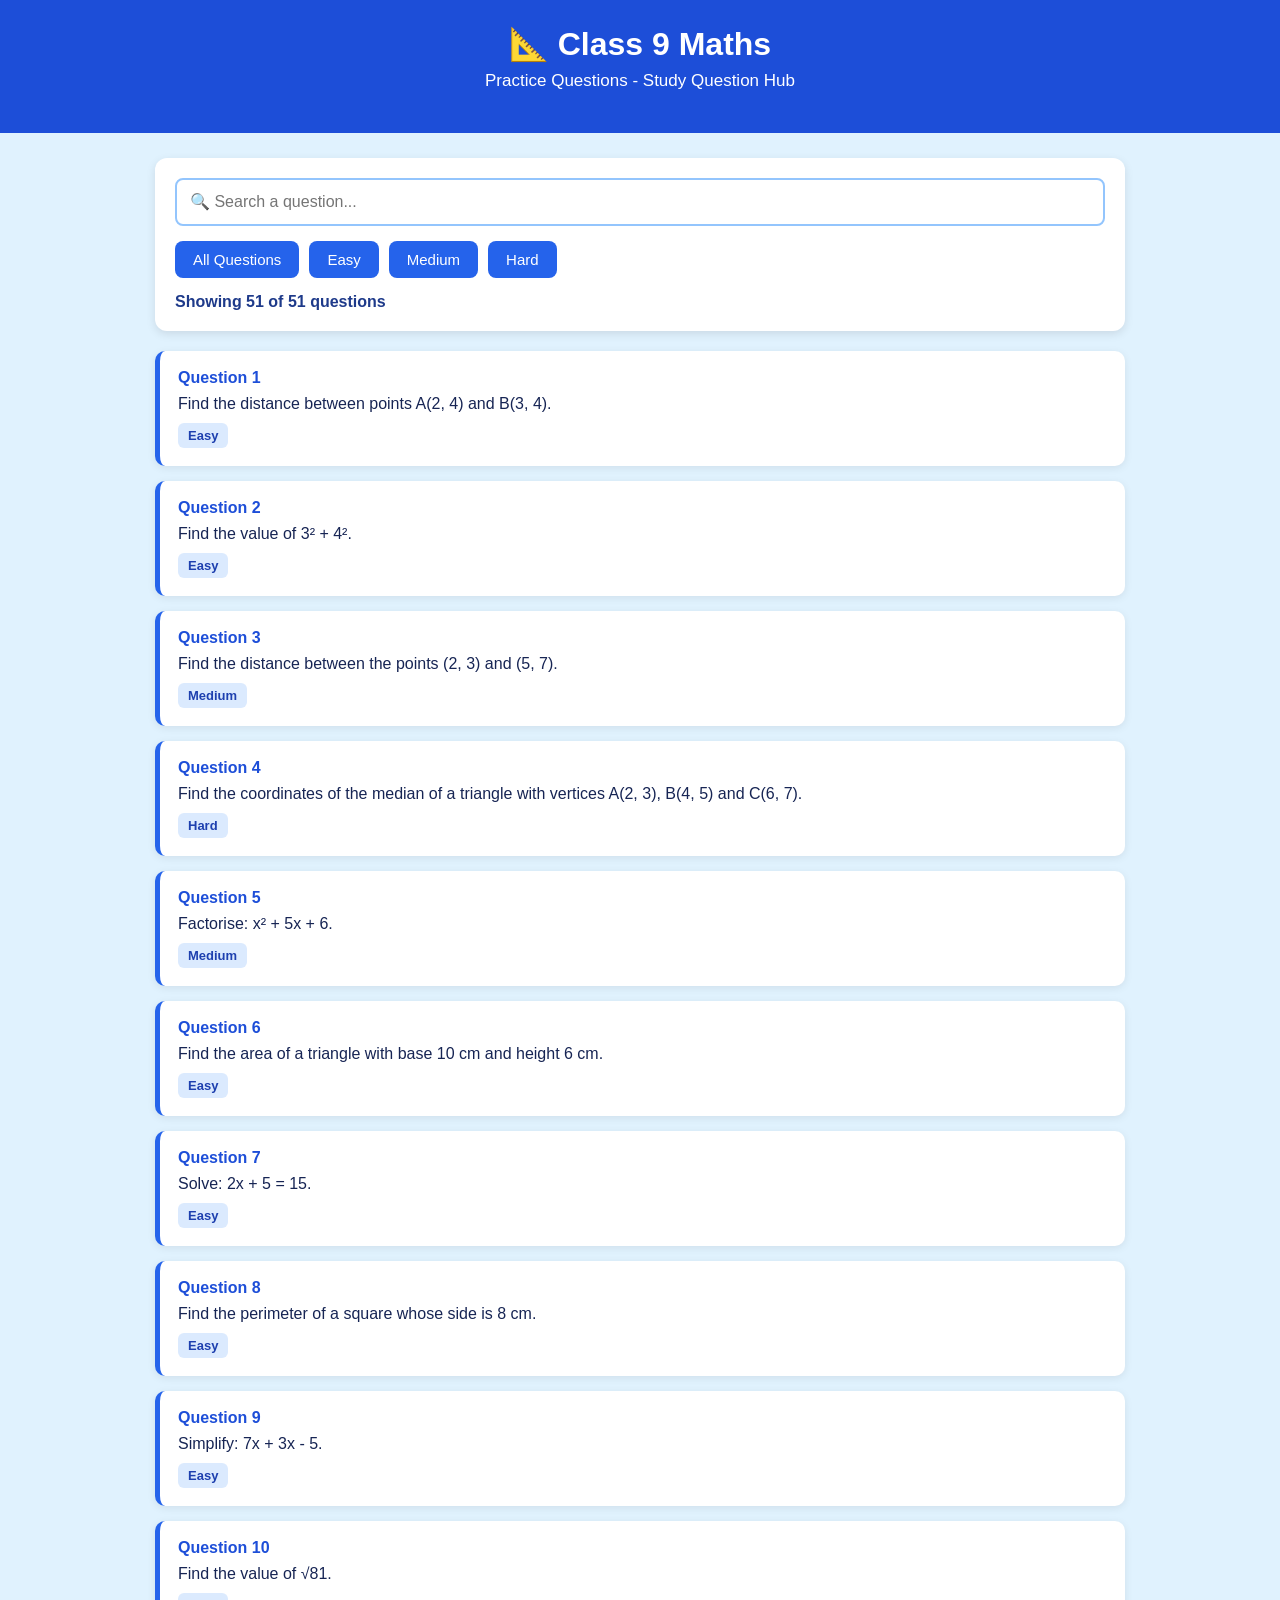
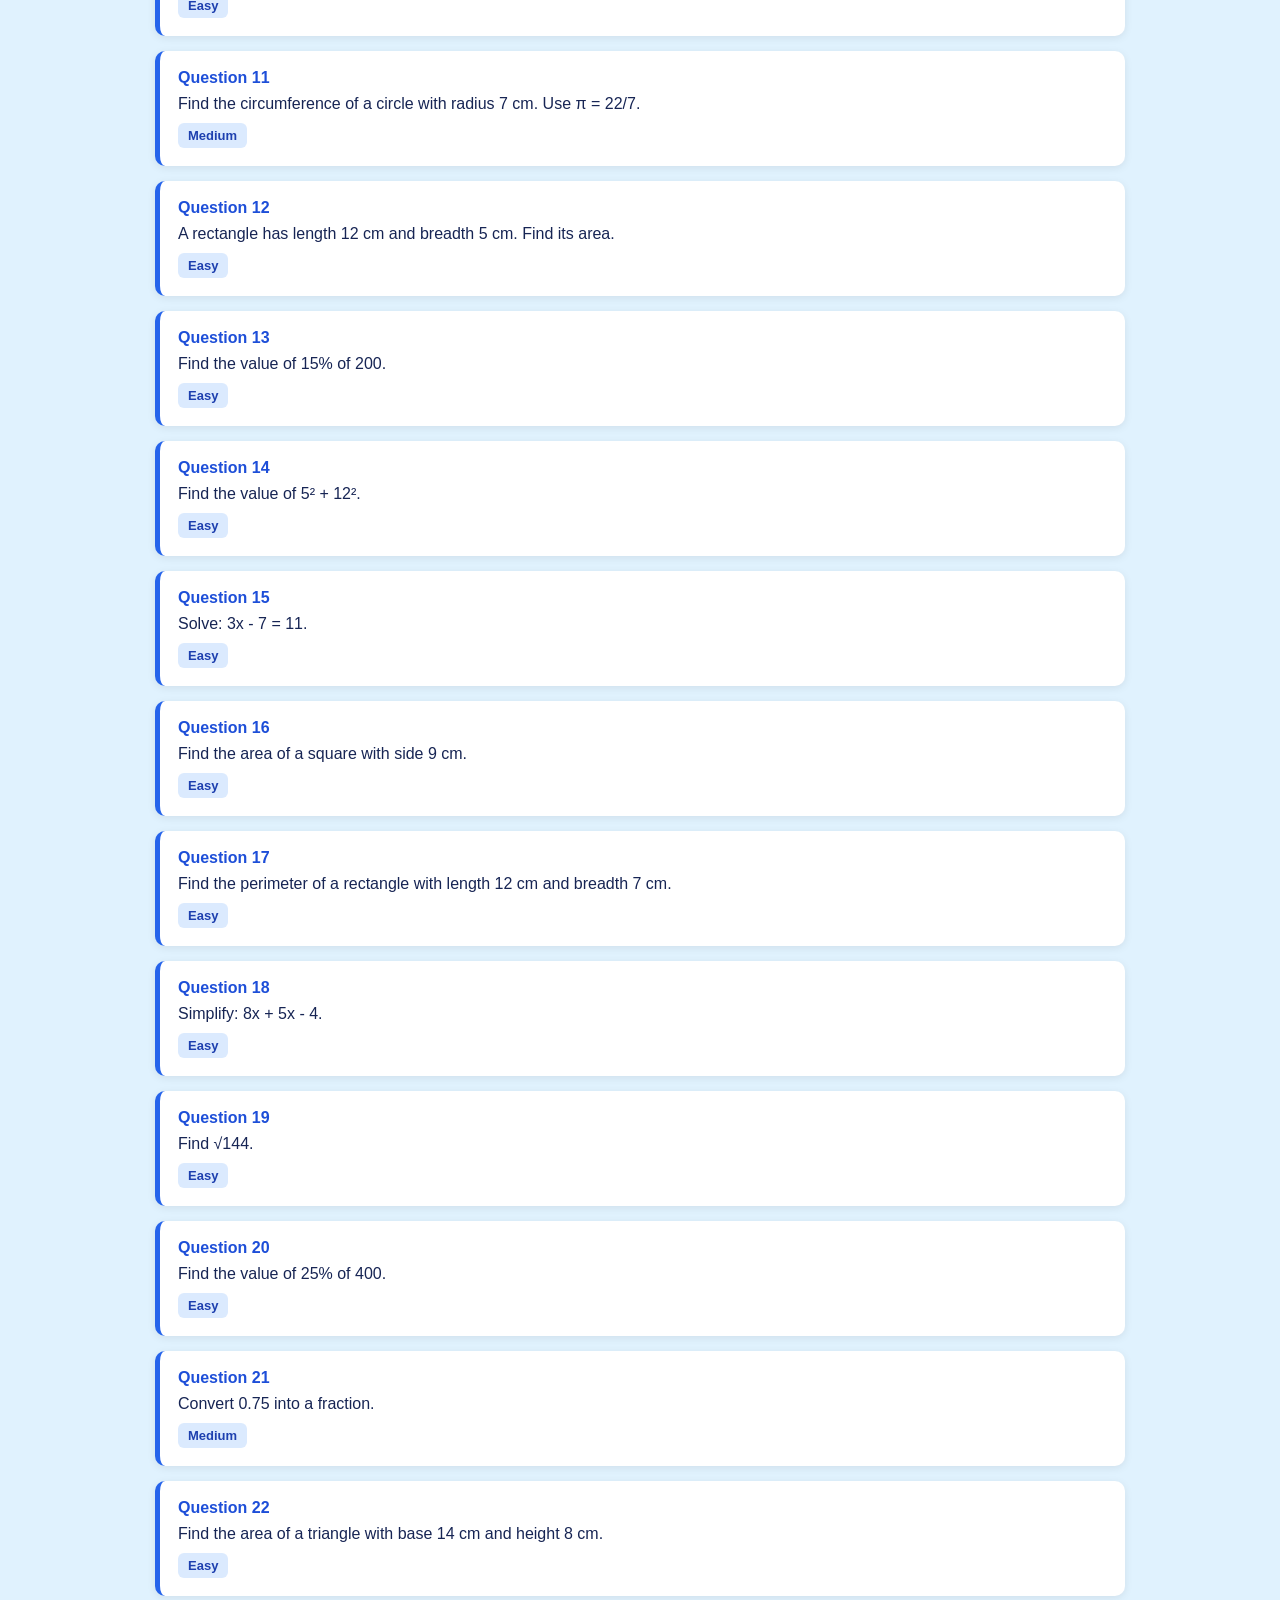
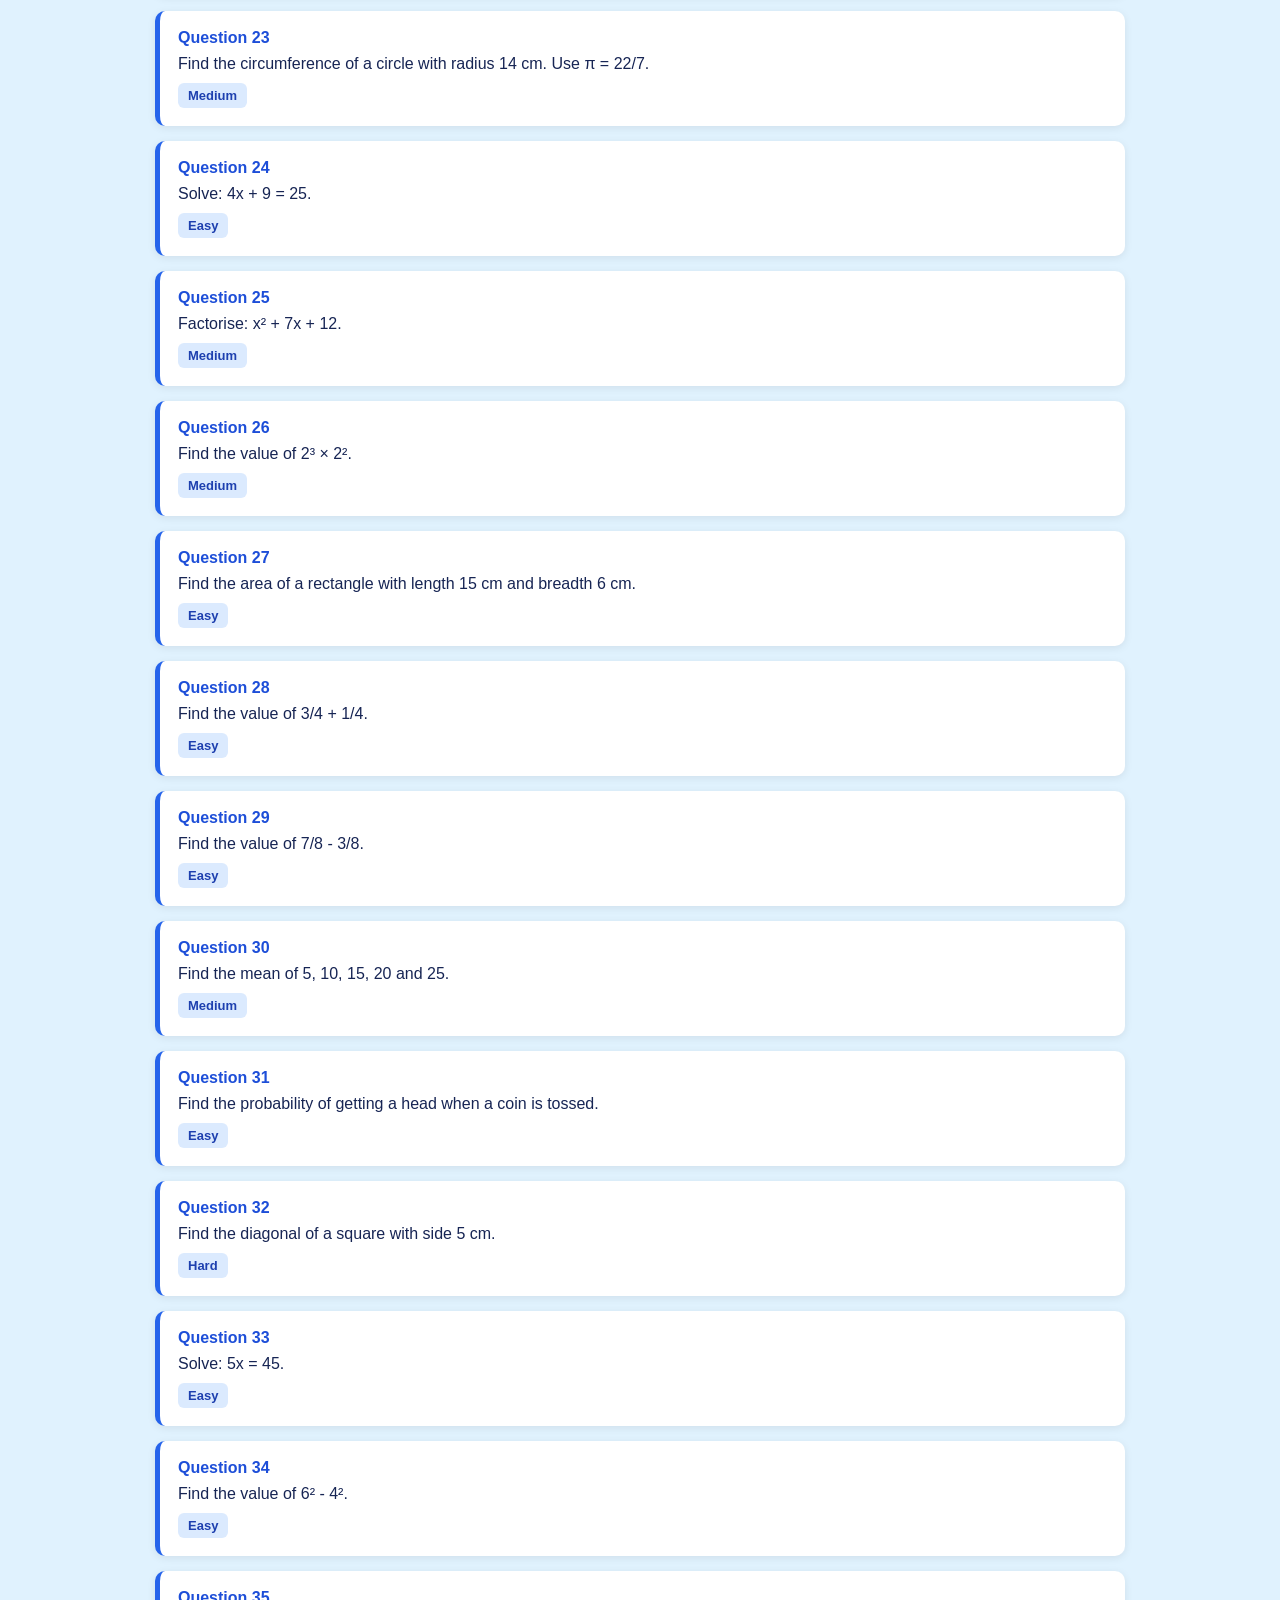
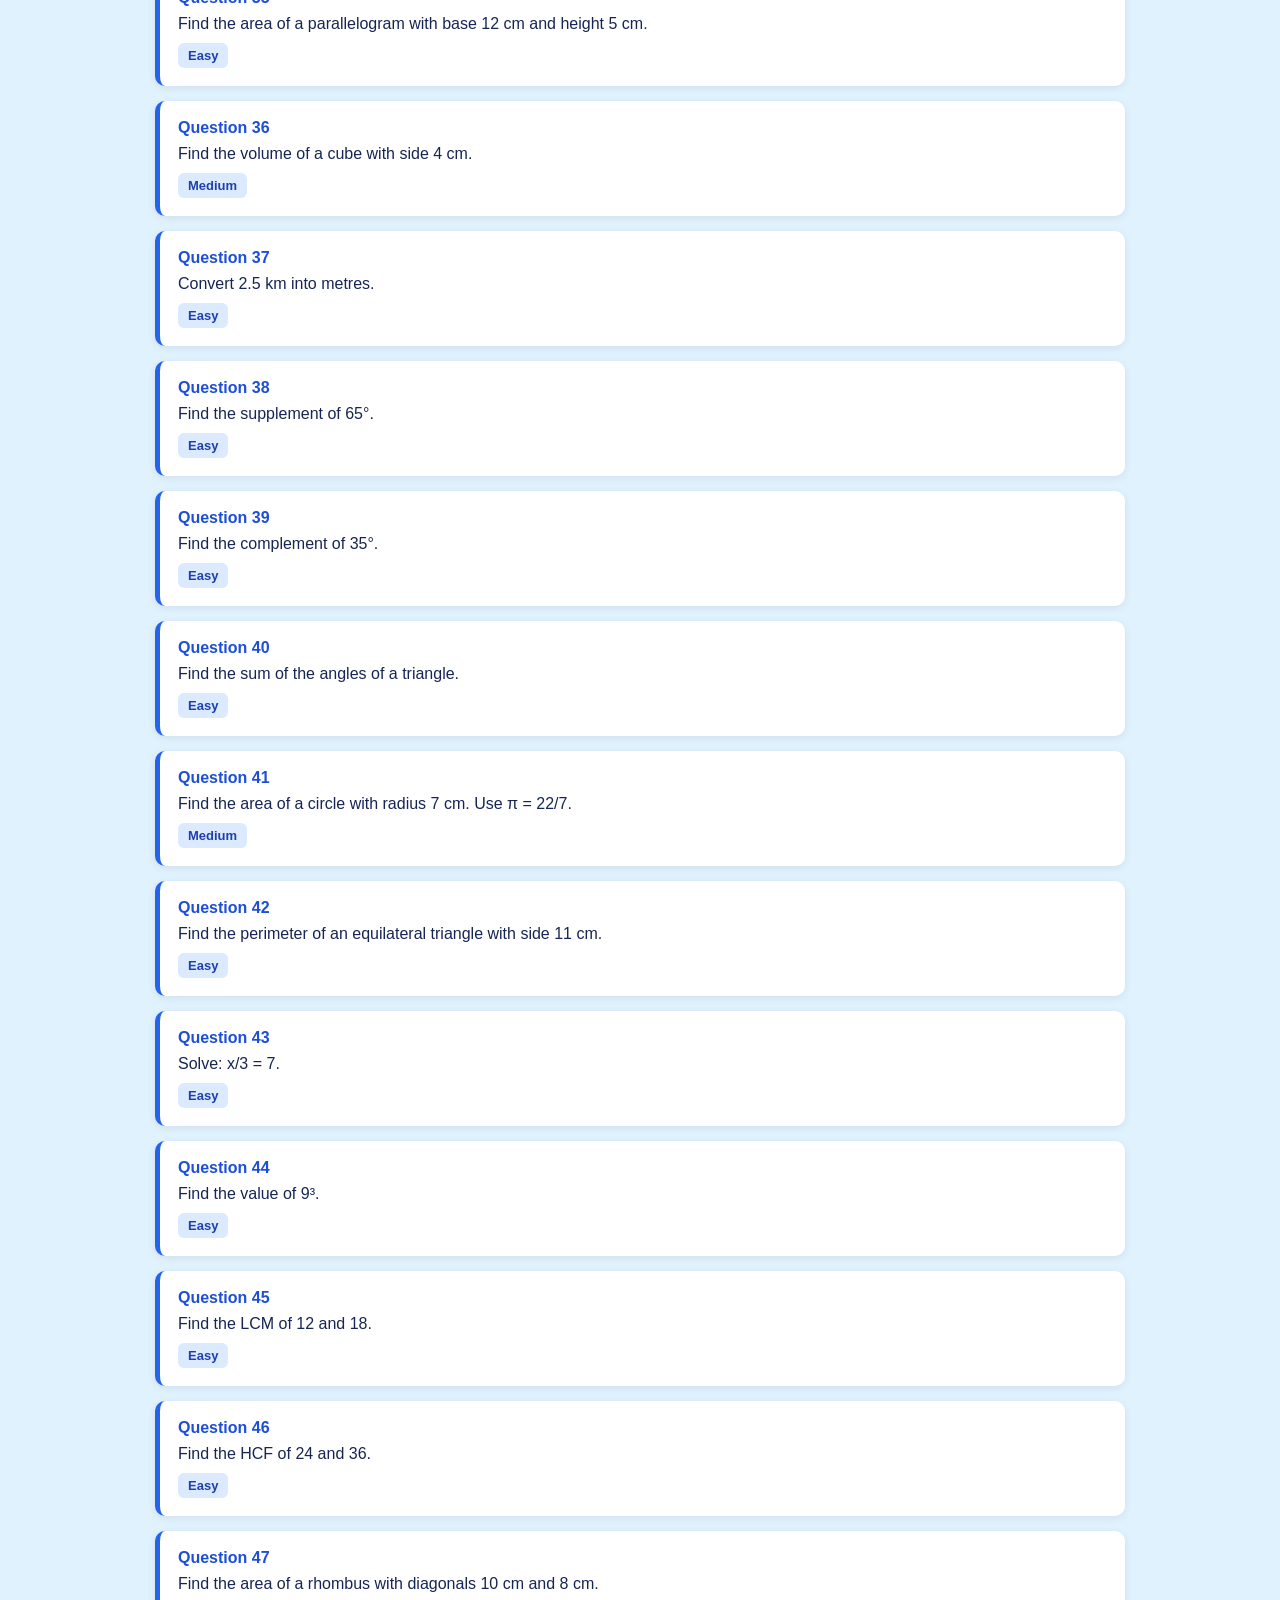
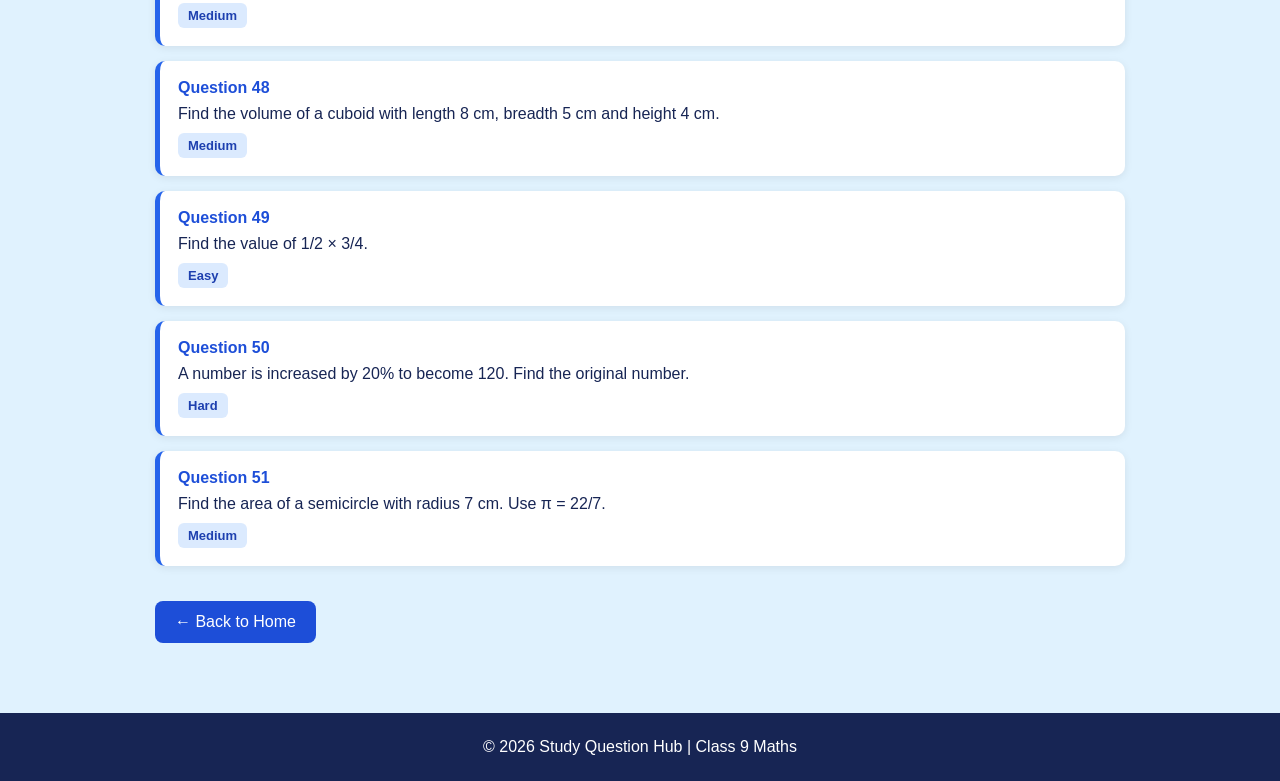
<file: class9.html>
<!DOCTYPE html>
<html lang="en">

<head>
  <meta charset="UTF-8">

  <meta name="viewport" content="width=device-width, initial-scale=1.0">

  <title>Class 9 Maths Questions | Study Question Hub</title>

  <meta name="description"
        content="Practice Class 9 Maths questions with Study Question Hub. Search and filter questions for Class 9 Maths preparation.">

  <style>
    * {
      box-sizing: border-box;
    }

    body {
      margin: 0;
      background: #e0f2fe;
      font-family: Arial, sans-serif;
      color: #172554;
    }

    header {
      background: #1d4ed8;
      color: white;
      padding: 25px 15px;
      text-align: center;
    }

    header h1 {
      margin: 0;
      font-size: 32px;
    }

    header p {
      margin-top: 8px;
      font-size: 17px;
    }

    .container {
      max-width: 1000px;
      margin: 25px auto;
      padding: 0 15px;
    }

    .controls {
      background: white;
      padding: 20px;
      border-radius: 12px;
      box-shadow: 0 3px 10px rgba(0, 0, 0, 0.1);
      margin-bottom: 20px;
    }

    #search {
      width: 100%;
      padding: 13px;
      border: 2px solid #93c5fd;
      border-radius: 8px;
      font-size: 16px;
      outline: none;
    }

    .buttons {
      margin-top: 15px;
      display: flex;
      gap: 10px;
      flex-wrap: wrap;
    }

    .filter {
      border: none;
      padding: 10px 18px;
      border-radius: 8px;
      background: #2563eb;
      color: white;
      cursor: pointer;
      font-size: 15px;
    }

    .filter:hover {
      background: #1e40af;
    }

    #count {
      margin-top: 15px;
      font-weight: bold;
      color: #1e3a8a;
    }

    .question {
      background: white;
      padding: 18px;
      margin-bottom: 15px;
      border-radius: 10px;
      border-left: 5px solid #2563eb;
      box-shadow: 0 2px 8px rgba(0, 0, 0, 0.08);
    }

    .question-number {
      color: #1d4ed8;
      font-weight: bold;
      margin-bottom: 8px;
    }

    .difficulty {
      display: inline-block;
      margin-top: 10px;
      padding: 5px 10px;
      border-radius: 6px;
      background: #dbeafe;
      color: #1e40af;
      font-size: 13px;
      font-weight: bold;
    }

    .back {
      display: inline-block;
      margin: 20px 0 40px;
      background: #1d4ed8;
      color: white;
      padding: 12px 20px;
      border-radius: 8px;
      text-decoration: none;
    }

    .back:hover {
      background: #1e40af;
    }

    #noResult {
      display: none;
      background: white;
      padding: 20px;
      text-align: center;
      border-radius: 10px;
      color: #dc2626;
      font-weight: bold;
    }

    footer {
      background: #172554;
      color: white;
      text-align: center;
      padding: 25px;
      margin-top: 30px;
    }

    @media (max-width: 600px) {
      header h1 {
        font-size: 25px;
      }

      .question {
        font-size: 15px;
      }

      .filter {
        width: 100%;
      }
    }
  </style>
</head>

<body>

  <header>
    <h1>📐 Class 9 Maths</h1>
    <p>Practice Questions - Study Question Hub</p>
  </header>

  <div class="container">

    <div class="controls">

      <input
        type="text"
        id="search"
        placeholder="🔍 Search a question..."
        onkeyup="filterQuestions()"
      >

      <div class="buttons">
        <button class="filter" onclick="showAll()">All Questions</button>
        <button class="filter" onclick="showDifficulty('Easy')">Easy</button>
        <button class="filter" onclick="showDifficulty('Medium')">Medium</button>
        <button class="filter" onclick="showDifficulty('Hard')">Hard</button>
      </div>

      <div id="count"></div>

    </div>

    <div id="questions"></div>

    <div id="noResult">
      ❌ No question found.
    </div>

    <a class="back" href="index.html">← Back to Home</a>

  </div>

  <footer>
    © 2026 Study Question Hub | Class 9 Maths
  </footer>

  <script>

    const questions = [

      {
        text: "Find the distance between points A(2, 4) and B(3, 4).",
        level: "Easy"
      },

      {
        text: "Find the value of 3² + 4².",
        level: "Easy"
      },

      {
        text: "Find the distance between the points (2, 3) and (5, 7).",
        level: "Medium"
      },

      {
        text: "Find the coordinates of the median of a triangle with vertices A(2, 3), B(4, 5) and C(6, 7).",
        level: "Hard"
      },

      {
        text: "Factorise: x² + 5x + 6.",
        level: "Medium"
      },

      {
        text: "Find the area of a triangle with base 10 cm and height 6 cm.",
        level: "Easy"
      },

      {
        text: "Solve: 2x + 5 = 15.",
        level: "Easy"
      },

      {
        text: "Find the perimeter of a square whose side is 8 cm.",
        level: "Easy"
      },

      {
        text: "Simplify: 7x + 3x - 5.",
        level: "Easy"
      },

      {
        text: "Find the value of √81.",
        level: "Easy"
      },

      {
        text: "Find the circumference of a circle with radius 7 cm. Use π = 22/7.",
        level: "Medium"
      },

      {
        text: "A rectangle has length 12 cm and breadth 5 cm. Find its area.",
        level: "Easy"
      },

      {
        text: "Find the value of 15% of 200.",
        level: "Easy"
      },

      {
        text: "Find the value of 5² + 12².",
        level: "Easy"
      },

      {
        text: "Solve: 3x - 7 = 11.",
        level: "Easy"
      },

      {
        text: "Find the area of a square with side 9 cm.",
        level: "Easy"
      },

      {
        text: "Find the perimeter of a rectangle with length 12 cm and breadth 7 cm.",
        level: "Easy"
      },

      {
        text: "Simplify: 8x + 5x - 4.",
        level: "Easy"
      },

      {
        text: "Find √144.",
        level: "Easy"
      },

      {
        text: "Find the value of 25% of 400.",
        level: "Easy"
      },

      {
        text: "Convert 0.75 into a fraction.",
        level: "Medium"
      },

      {
        text: "Find the area of a triangle with base 14 cm and height 8 cm.",
        level: "Easy"
      },

      {
        text: "Find the circumference of a circle with radius 14 cm. Use π = 22/7.",
        level: "Medium"
      },

      {
        text: "Solve: 4x + 9 = 25.",
        level: "Easy"
      },

      {
        text: "Factorise: x² + 7x + 12.",
        level: "Medium"
      },

      {
        text: "Find the value of 2³ × 2².",
        level: "Medium"
      },

      {
        text: "Find the area of a rectangle with length 15 cm and breadth 6 cm.",
        level: "Easy"
      },

      {
        text: "Find the value of 3/4 + 1/4.",
        level: "Easy"
      },

      {
        text: "Find the value of 7/8 - 3/8.",
        level: "Easy"
      },

      {
        text: "Find the mean of 5, 10, 15, 20 and 25.",
        level: "Medium"
      },

      {
        text: "Find the probability of getting a head when a coin is tossed.",
        level: "Easy"
      },

      {
        text: "Find the diagonal of a square with side 5 cm.",
        level: "Hard"
      },

      {
        text: "Solve: 5x = 45.",
        level: "Easy"
      },

      {
        text: "Find the value of 6² - 4².",
        level: "Easy"
      },

      {
        text: "Find the area of a parallelogram with base 12 cm and height 5 cm.",
        level: "Easy"
      },

      {
        text: "Find the volume of a cube with side 4 cm.",
        level: "Medium"
      },

      {
        text: "Convert 2.5 km into metres.",
        level: "Easy"
      },

      {
        text: "Find the supplement of 65°.",
        level: "Easy"
      },

      {
        text: "Find the complement of 35°.",
        level: "Easy"
      },

      {
        text: "Find the sum of the angles of a triangle.",
        level: "Easy"
      },

      {
        text: "Find the area of a circle with radius 7 cm. Use π = 22/7.",
        level: "Medium"
      },

      {
        text: "Find the perimeter of an equilateral triangle with side 11 cm.",
        level: "Easy"
      },

      {
        text: "Solve: x/3 = 7.",
        level: "Easy"
      },

      {
        text: "Find the value of 9³.",
        level: "Easy"
      },

      {
        text: "Find the LCM of 12 and 18.",
        level: "Easy"
      },

      {
        text: "Find the HCF of 24 and 36.",
        level: "Easy"
      },

      {
        text: "Find the area of a rhombus with diagonals 10 cm and 8 cm.",
        level: "Medium"
      },

      {
        text: "Find the volume of a cuboid with length 8 cm, breadth 5 cm and height 4 cm.",
        level: "Medium"
      },

      {
        text: "Find the value of 1/2 × 3/4.",
        level: "Easy"
      },

      {
        text: "A number is increased by 20% to become 120. Find the original number.",
        level: "Hard"
      },

      {
        text: "Find the area of a semicircle with radius 7 cm. Use π = 22/7.",
        level: "Medium"
      }

    ];

    let currentFilter = "All";

    function displayQuestions() {

      const container = document.getElementById("questions");
      const searchText =
        document.getElementById("search").value.toLowerCase();

      container.innerHTML = "";

      let visibleQuestions = questions.filter(function(q) {

        const matchesSearch =
          q.text.toLowerCase().includes(searchText);

        const matchesDifficulty =
          currentFilter === "All" ||
          q.level === currentFilter;

        return matchesSearch && matchesDifficulty;

      });

      visibleQuestions.forEach(function(q, index) {

        container.innerHTML += `
          <div class="question">
            <div class="question-number">
              Question ${index + 1}
            </div>

            <div>${q.text}</div>

            <span class="difficulty">
              ${q.level}
            </span>
          </div>
        `;

      });

      document.getElementById("count").innerText =
        "Showing " + visibleQuestions.length +
        " of " + questions.length + " questions";

      document.getElementById("noResult").style.display =
        visibleQuestions.length === 0 ? "block" : "none";
    }

    function filterQuestions() {
      displayQuestions();
    }

    function showAll() {
      currentFilter = "All";
      displayQuestions();
    }

    function showDifficulty(level) {
      currentFilter = level;
      displayQuestions();
    }

    displayQuestions();

  </script>

</body>
</html>
</file>
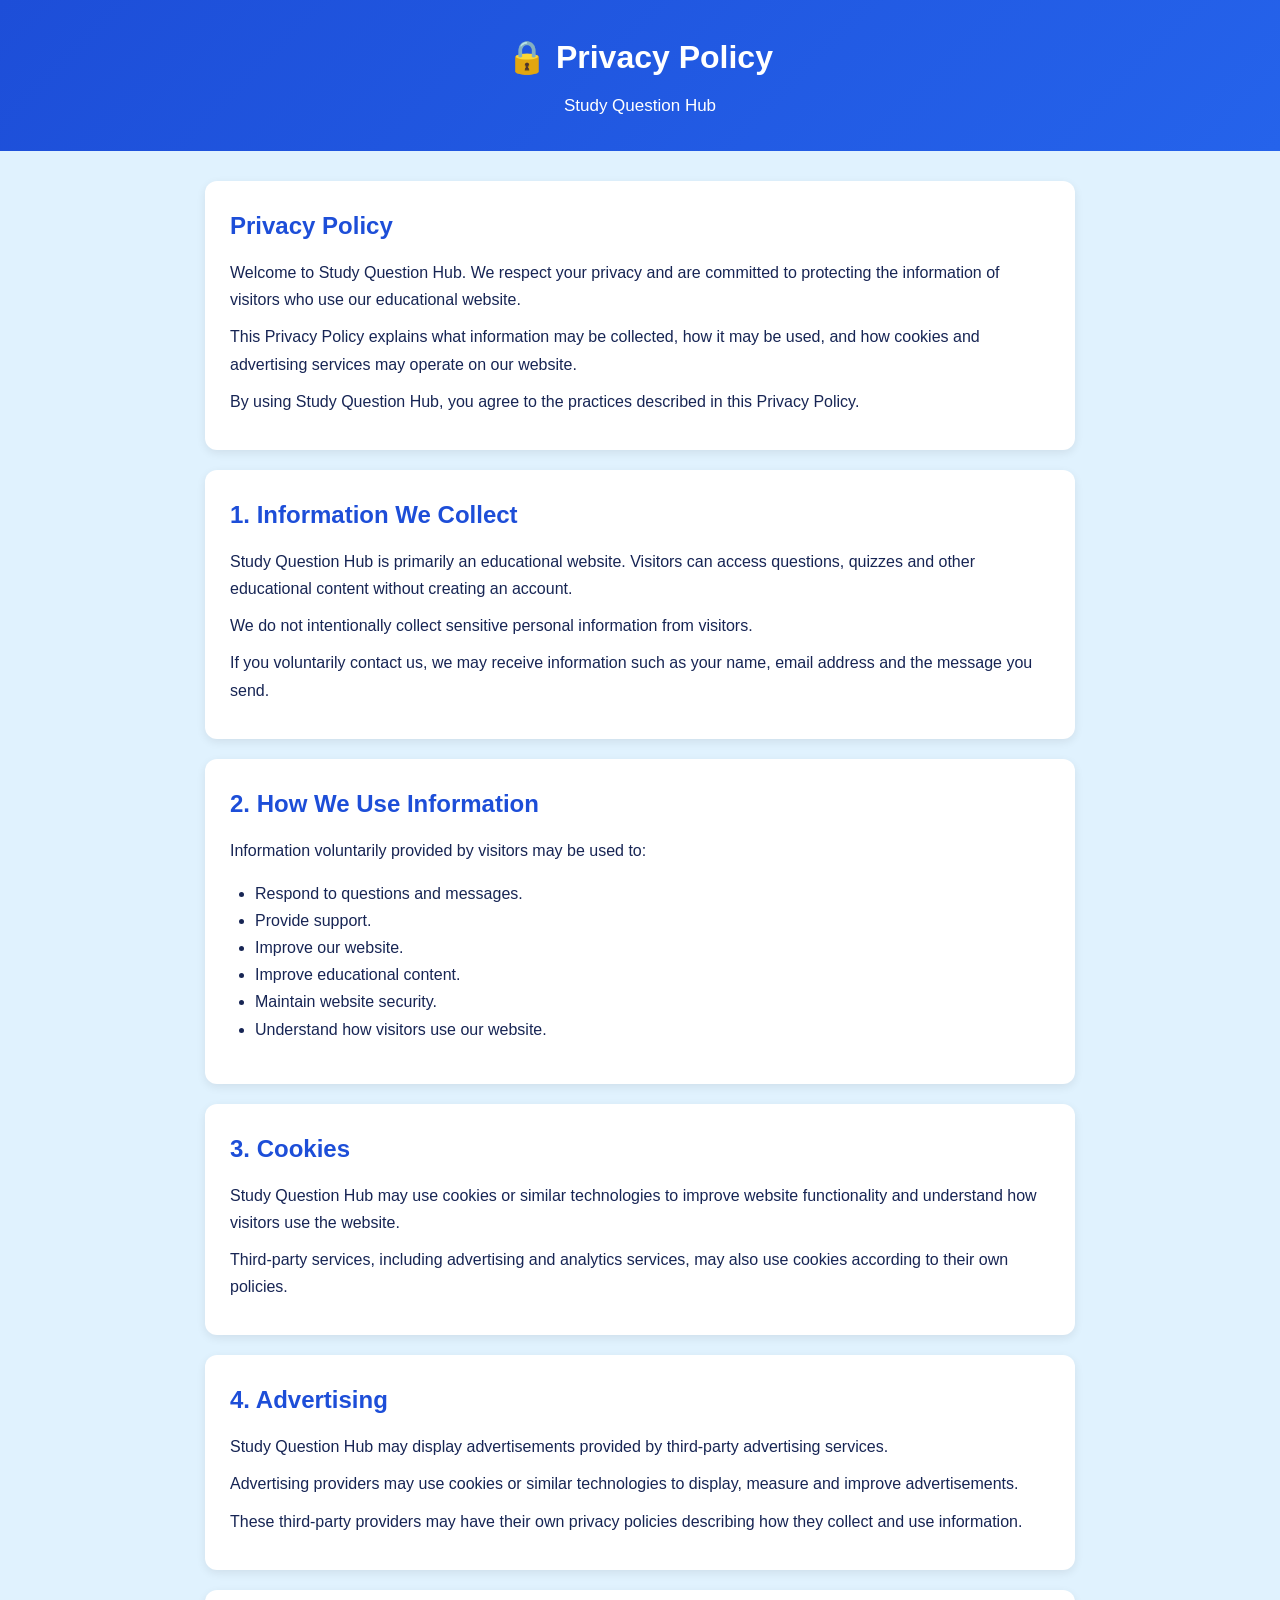
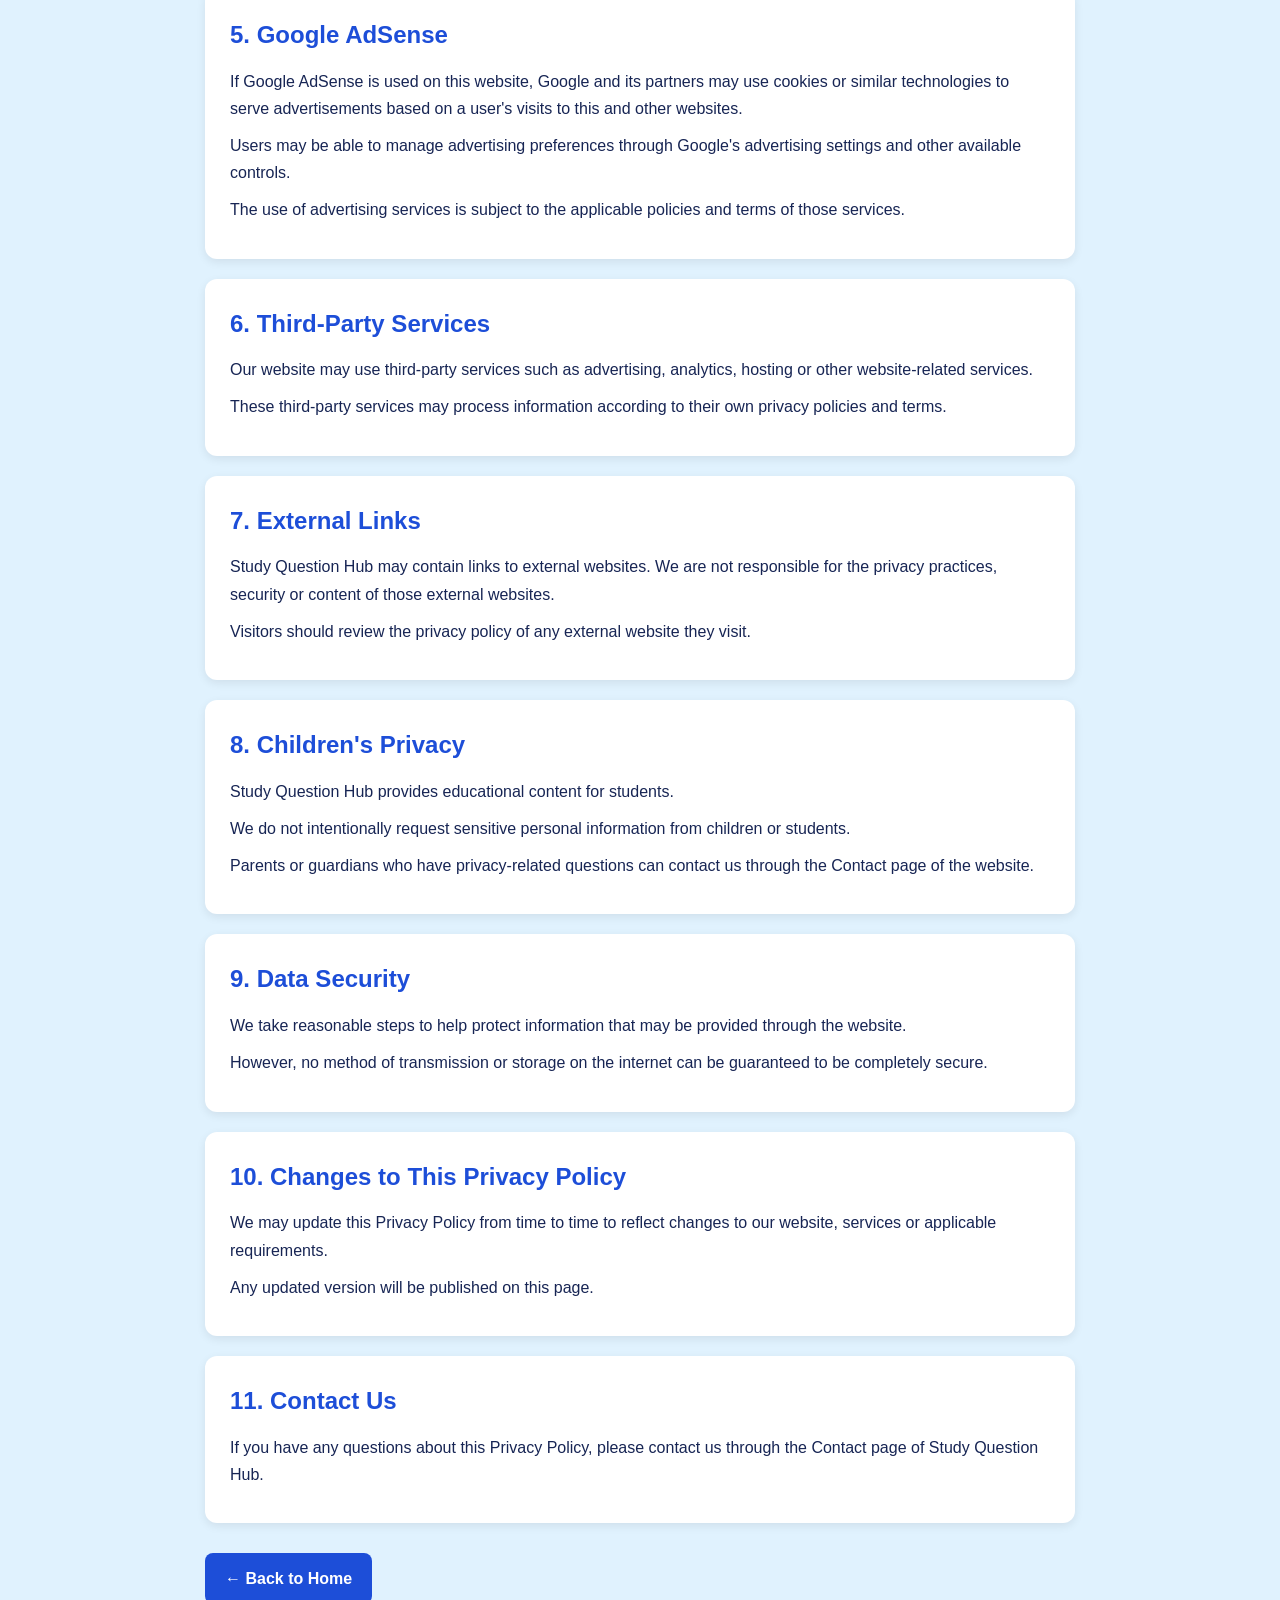
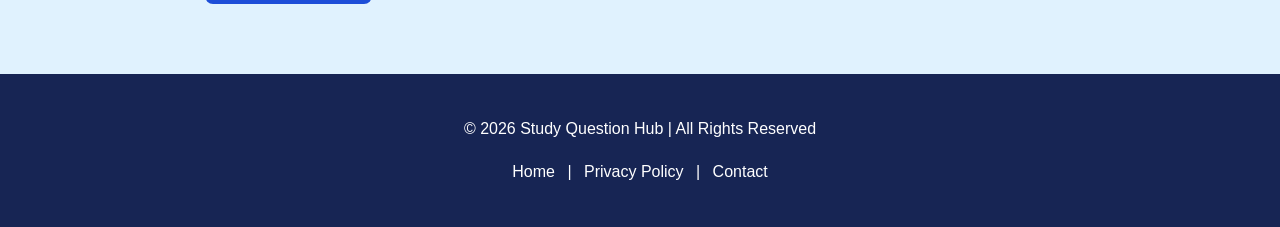
<file: privacy.html>
<!DOCTYPE html>
<html lang="en">

<head>
  <meta charset="UTF-8">
  <meta name="viewport" content="width=device-width, initial-scale=1.0">

  <title>Privacy Policy | Study Question Hub</title>

  <meta name="description"
        content="Read the Privacy Policy of Study Question Hub and learn how we handle information, cookies and advertising.">

  <style>
    * {
      box-sizing: border-box;
    }

    body {
      margin: 0;
      background: #e0f2fe;
      font-family: Arial, sans-serif;
      color: #172554;
      line-height: 1.7;
    }

    header {
      background: linear-gradient(135deg, #1d4ed8, #2563eb);
      color: white;
      text-align: center;
      padding: 30px 15px;
    }

    header h1 {
      margin: 0;
      font-size: 32px;
    }

    header p {
      margin: 8px 0 0;
      font-size: 17px;
    }

    .container {
      max-width: 900px;
      margin: 30px auto;
      padding: 0 15px;
    }

    .policy-box {
      background: white;
      padding: 25px;
      margin-bottom: 20px;
      border-radius: 12px;
      box-shadow: 0 3px 10px rgba(0, 0, 0, 0.08);
    }

    .policy-box h2 {
      color: #1d4ed8;
      margin-top: 0;
      margin-bottom: 12px;
    }

    .policy-box h3 {
      color: #172554;
    }

    .policy-box p {
      margin: 10px 0;
    }

    .policy-box ul {
      padding-left: 25px;
    }

    .back-button {
      display: inline-block;
      margin: 10px 0 40px;
      background: #1d4ed8;
      color: white;
      padding: 12px 20px;
      border-radius: 8px;
      text-decoration: none;
      font-weight: bold;
    }

    .back-button:hover {
      background: #1e40af;
    }

    footer {
      background: #172554;
      color: white;
      text-align: center;
      padding: 25px;
      margin-top: 20px;
    }

    footer a {
      color: white;
      text-decoration: none;
      margin: 0 8px;
    }

    footer a:hover {
      text-decoration: underline;
    }

    @media (max-width: 600px) {

      header h1 {
        font-size: 25px;
      }

      .policy-box {
        padding: 18px;
      }

      .policy-box h2 {
        font-size: 21px;
      }

      body {
        font-size: 15px;
      }
    }
  </style>
</head>

<body>

  <header>
    <h1>🔒 Privacy Policy</h1>
    <p>Study Question Hub</p>
  </header>


  <main class="container">

    <div class="policy-box">

      <h2>Privacy Policy</h2>

      <p>
        Welcome to Study Question Hub. We respect your privacy and
        are committed to protecting the information of visitors who
        use our educational website.
      </p>

      <p>
        This Privacy Policy explains what information may be collected,
        how it may be used, and how cookies and advertising services
        may operate on our website.
      </p>

      <p>
        By using Study Question Hub, you agree to the practices
        described in this Privacy Policy.
      </p>

    </div>


    <div class="policy-box">

      <h2>1. Information We Collect</h2>

      <p>
        Study Question Hub is primarily an educational website.
        Visitors can access questions, quizzes and other educational
        content without creating an account.
      </p>

      <p>
        We do not intentionally collect sensitive personal information
        from visitors.
      </p>

      <p>
        If you voluntarily contact us, we may receive information
        such as your name, email address and the message you send.
      </p>

    </div>


    <div class="policy-box">

      <h2>2. How We Use Information</h2>

      <p>
        Information voluntarily provided by visitors may be used to:
      </p>

      <ul>
        <li>Respond to questions and messages.</li>
        <li>Provide support.</li>
        <li>Improve our website.</li>
        <li>Improve educational content.</li>
        <li>Maintain website security.</li>
        <li>Understand how visitors use our website.</li>
      </ul>

    </div>


    <div class="policy-box">

      <h2>3. Cookies</h2>

      <p>
        Study Question Hub may use cookies or similar technologies
        to improve website functionality and understand how visitors
        use the website.
      </p>

      <p>
        Third-party services, including advertising and analytics
        services, may also use cookies according to their own policies.
      </p>

    </div>


    <div class="policy-box">

      <h2>4. Advertising</h2>

      <p>
        Study Question Hub may display advertisements provided by
        third-party advertising services.
      </p>

      <p>
        Advertising providers may use cookies or similar technologies
        to display, measure and improve advertisements.
      </p>

      <p>
        These third-party providers may have their own privacy policies
        describing how they collect and use information.
      </p>

    </div>


    <div class="policy-box">

      <h2>5. Google AdSense</h2>

      <p>
        If Google AdSense is used on this website, Google and its
        partners may use cookies or similar technologies to serve
        advertisements based on a user's visits to this and other
        websites.
      </p>

      <p>
        Users may be able to manage advertising preferences through
        Google's advertising settings and other available controls.
      </p>

      <p>
        The use of advertising services is subject to the applicable
        policies and terms of those services.
      </p>

    </div>


    <div class="policy-box">

      <h2>6. Third-Party Services</h2>

      <p>
        Our website may use third-party services such as advertising,
        analytics, hosting or other website-related services.
      </p>

      <p>
        These third-party services may process information according
        to their own privacy policies and terms.
      </p>

    </div>


    <div class="policy-box">

      <h2>7. External Links</h2>

      <p>
        Study Question Hub may contain links to external websites.
        We are not responsible for the privacy practices, security
        or content of those external websites.
      </p>

      <p>
        Visitors should review the privacy policy of any external
        website they visit.
      </p>

    </div>


    <div class="policy-box">

      <h2>8. Children's Privacy</h2>

      <p>
        Study Question Hub provides educational content for students.
      </p>

      <p>
        We do not intentionally request sensitive personal information
        from children or students.
      </p>

      <p>
        Parents or guardians who have privacy-related questions can
        contact us through the Contact page of the website.
      </p>

    </div>


    <div class="policy-box">

      <h2>9. Data Security</h2>

      <p>
        We take reasonable steps to help protect information that may
        be provided through the website.
      </p>

      <p>
        However, no method of transmission or storage on the internet
        can be guaranteed to be completely secure.
      </p>

    </div>


    <div class="policy-box">

      <h2>10. Changes to This Privacy Policy</h2>

      <p>
        We may update this Privacy Policy from time to time to reflect
        changes to our website, services or applicable requirements.
      </p>

      <p>
        Any updated version will be published on this page.
      </p>

    </div>


    <div class="policy-box">

      <h2>11. Contact Us</h2>

      <p>
        If you have any questions about this Privacy Policy, please
        contact us through the Contact page of Study Question Hub.
      </p>

    </div>


    <a class="back-button" href="index.html">
      ← Back to Home
    </a>

  </main>


  <footer>

    <p>
      © 2026 Study Question Hub | All Rights Reserved
    </p>

    <p>
      <a href="index.html">Home</a>
      |
      <a href="privacy.html">Privacy Policy</a>
      |
      <a href="contact.html">Contact</a>
    </p>

  </footer>

</body>

</html>
</file>
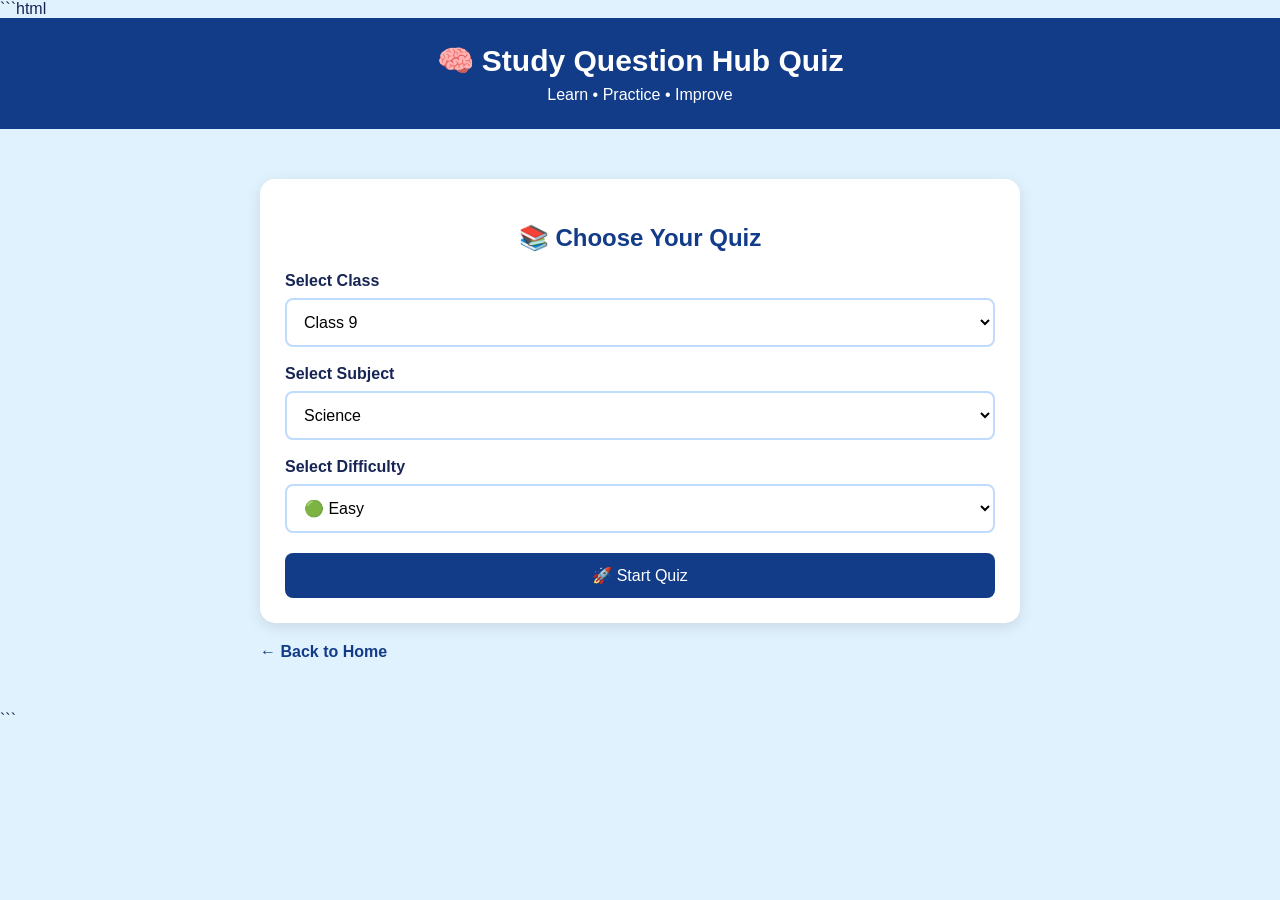
<file: quiz.html>
```html
<!DOCTYPE html>
<html lang="en">

<head>
  <meta charset="UTF-8">
  <meta name="viewport" content="width=device-width, initial-scale=1.0">

  <title>Quiz | Study Question Hub</title>

  <style>
    * {
      box-sizing: border-box;
    }

    body {
      margin: 0;
      font-family: Arial, sans-serif;
      background: #e0f2fe;
      color: #172554;
    }

    header {
      background: #123c88;
      color: white;
      text-align: center;
      padding: 25px 15px;
    }

    header h1 {
      margin: 0;
      font-size: 30px;
    }

    header p {
      margin: 8px 0 0;
    }

    .container {
      max-width: 800px;
      margin: 30px auto;
      padding: 20px;
    }

    .box {
      background: white;
      padding: 25px;
      border-radius: 15px;
      box-shadow: 0 4px 15px rgba(0, 0, 0, 0.1);
    }

    #setup h2,
    #result h2 {
      text-align: center;
      color: #123c88;
    }

    .select-label {
      display: block;
      font-weight: bold;
      margin: 18px 0 8px;
    }

    select {
      width: 100%;
      padding: 13px;
      border: 2px solid #bfdbfe;
      border-radius: 8px;
      font-size: 16px;
      background: white;
    }

    #startBtn,
    #nextBtn,
    #restartBtn {
      background: #123c88;
      color: white;
      border: none;
      padding: 13px 25px;
      border-radius: 8px;
      font-size: 16px;
      cursor: pointer;
      margin-top: 20px;
    }

    #startBtn {
      width: 100%;
    }

    #startBtn:hover,
    #nextBtn:hover,
    #restartBtn:hover {
      background: #1e40af;
    }

    #progress {
      font-weight: bold;
      color: #123c88;
      margin-bottom: 8px;
    }

    #quizInfo {
      color: #64748b;
      font-weight: bold;
      margin-bottom: 12px;
    }

    #liveScore {
      font-weight: bold;
      color: #16a34a;
      margin-bottom: 12px;
      font-size: 18px;
    }

    #timer {
      background: #fff7ed;
      color: #c2410c;
      padding: 10px;
      border-radius: 8px;
      font-weight: bold;
      margin-bottom: 20px;
      text-align: center;
      font-size: 18px;
    }

    #question {
      font-size: 22px;
      font-weight: bold;
      margin-bottom: 20px;
      line-height: 1.5;
    }

    .option {
      display: block;
      width: 100%;
      padding: 14px;
      margin: 10px 0;
      border: 2px solid #bfdbfe;
      border-radius: 8px;
      background: white;
      text-align: left;
      font-size: 16px;
      cursor: pointer;
    }

    .option:hover {
      background: #eff6ff;
    }

    .option.correct {
      background: #dcfce7;
      border-color: #16a34a;
      color: #166534;
    }

    .option.wrong {
      background: #fee2e2;
      border-color: #dc2626;
      color: #991b1b;
    }

    #nextBtn:disabled {
      background: #94a3b8;
      cursor: not-allowed;
    }

    #quizBox,
    #result {
      display: none;
    }

    #result {
      text-align: center;
    }

    #score {
      font-size: 19px;
      line-height: 1.8;
      font-weight: bold;
    }

    /* RESULT PROGRESS BAR */

    .progress-container {
      width: 100%;
      height: 25px;
      background: #e2e8f0;
      border-radius: 20px;
      overflow: hidden;
      margin: 20px 0;
    }

    #progressBar {
      height: 100%;
      width: 0%;
      background: #123c88;
      border-radius: 20px;
      transition: width 1s ease;
    }

    #percentageText {
      font-size: 22px;
      font-weight: bold;
      color: #123c88;
    }

    #grade {
      font-size: 26px;
      font-weight: bold;
      margin: 15px 0;
    }

    #message {
      font-size: 18px;
      color: #475569;
    }

    .back {
      display: inline-block;
      margin-top: 20px;
      color: #123c88;
      font-weight: bold;
      text-decoration: none;
    }

    .back:hover {
      text-decoration: underline;
    }

    @media (max-width: 600px) {

      .container {
        padding: 12px;
      }

      .box {
        padding: 18px;
      }

      #question {
        font-size: 19px;
      }

      .option {
        font-size: 15px;
      }
    }
  </style>
</head>

<body>

  <header>

    <h1>🧠 Study Question Hub Quiz</h1>

    <p>Learn • Practice • Improve</p>

  </header>


  <div class="container">


    <!-- QUIZ SETUP -->

    <div class="box" id="setup">

      <h2>📚 Choose Your Quiz</h2>

      <label class="select-label">
        Select Class
      </label>

      <select id="classSelect">

        <option value="9">
          Class 9
        </option>

        <option value="10">
          Class 10
        </option>

        <option value="11">
          Class 11
        </option>

        <option value="12">
          Class 12
        </option>

      </select>


      <label class="select-label">
        Select Subject
      </label>

      <select id="subjectSelect">

        <option value="Science">
          Science
        </option>

        <option value="Mathematics">
          Mathematics
        </option>

        <option value="English">
          English
        </option>

        <option value="Social Science">
          Social Science
        </option>

      </select>


      <label class="select-label">
        Select Difficulty
      </label>

      <select id="difficultySelect">

        <option value="Easy">
          🟢 Easy
        </option>

        <option value="Medium">
          🟡 Medium
        </option>

        <option value="Hard">
          🔴 Hard
        </option>

      </select>


      <button id="startBtn"
        onclick="startQuiz()">

        🚀 Start Quiz

      </button>

    </div>


    <!-- QUIZ -->

    <div class="box" id="quizBox">

      <div id="quizInfo"></div>

      <div id="progress"></div>

      <div id="liveScore">
        Score: 0 / 0
      </div>

      <div id="timer">

        ⏱️ Time Left:
        <span id="time">60</span>
        seconds

      </div>

      <div id="question"></div>

      <div id="options"></div>

      <button id="nextBtn"
        onclick="nextQuestion()"
        disabled>

        Next →

      </button>

    </div>


    <!-- RESULT -->

    <div class="box" id="result">

      <h2>🎉 Quiz Completed!</h2>

      <p id="score"></p>

      <div id="percentageText"></div>

      <div class="progress-container">

        <div id="progressBar"></div>

      </div>

      <div id="grade"></div>

      <div id="message"></div>

      <br>

      <button id="restartBtn"
        onclick="newQuiz()">

        🔄 New Quiz

      </button>

    </div>


    <a class="back"
      href="index.html">

      ← Back to Home

    </a>

  </div>


  <script>


    /* QUESTION BANK */

    const questionBank = [

      /* CLASS 9 SCIENCE */

      {
        className: "9",
        subject: "Science",
        difficulty: "Easy",
        question: "What is the SI unit of force?",
        options: [
          "Joule",
          "Newton",
          "Watt",
          "Pascal"
        ],
        answer: "Newton"
      },

      {
        className: "9",
        subject: "Science",
        difficulty: "Easy",
        question: "What is the chemical formula of water?",
        options: [
          "CO₂",
          "H₂O",
          "O₂",
          "H₂"
        ],
        answer: "H₂O"
      },

      {
        className: "9",
        subject: "Science",
        difficulty: "Easy",
        question: "Which organelle is called the powerhouse of the cell?",
        options: [
          "Nucleus",
          "Ribosome",
          "Mitochondria",
          "Vacuole"
        ],
        answer: "Mitochondria"
      },

      {
        className: "9",
        subject: "Science",
        difficulty: "Medium",
        question: "What is the SI unit of momentum?",
        options: [
          "kg m/s",
          "Newton",
          "Joule",
          "Watt"
        ],
        answer: "kg m/s"
      },

      {
        className: "9",
        subject: "Science",
        difficulty: "Medium",
        question: "Which gas is required for photosynthesis?",
        options: [
          "Oxygen",
          "Nitrogen",
          "Carbon dioxide",
          "Hydrogen"
        ],
        answer: "Carbon dioxide"
      },

      {
        className: "9",
        subject: "Science",
        difficulty: "Medium",
        question: "What is acceleration due to gravity on Earth approximately?",
        options: [
          "5.8 m/s²",
          "9.8 m/s²",
          "15 m/s²",
          "20 m/s²"
        ],
        answer: "9.8 m/s²"
      },

      {
        className: "9",
        subject: "Science",
        difficulty: "Hard",
        question: "A body of mass 5 kg is moving with an acceleration of 2 m/s². What force acts on it?",
        options: [
          "2 N",
          "5 N",
          "10 N",
          "20 N"
        ],
        answer: "10 N"
      },

      {
        className: "9",
        subject: "Science",
        difficulty: "Hard",
        question: "Why does a passenger fall forward when a moving bus suddenly stops?",
        options: [
          "Due to gravity",
          "Due to inertia of motion",
          "Due to friction",
          "Due to pressure"
        ],
        answer: "Due to inertia of motion"
      },


      /* CLASS 9 MATHEMATICS */

      {
        className: "9",
        subject: "Mathematics",
        difficulty: "Easy",
        question: "What is √81?",
        options: [
          "7",
          "8",
          "9",
          "10"
        ],
        answer: "9"
      },

      {
        className: "9",
        subject: "Mathematics",
        difficulty: "Easy",
        question: "What is the value of 5²?",
        options: [
          "10",
          "15",
          "20",
          "25"
        ],
        answer: "25"
      },

      {
        className: "9",
        subject: "Mathematics",
        difficulty: "Medium",
        question: "What is 15% of 200?",
        options: [
          "20",
          "25",
          "30",
          "35"
        ],
        answer: "30"
      },

      {
        className: "9",
        subject: "Mathematics",
        difficulty: "Medium",
        question: "What is the HCF of 12 and 18?",
        options: [
          "2",
          "3",
          "6",
          "9"
        ],
        answer: "6"
      },

      {
        className: "9",
        subject: "Mathematics",
        difficulty: "Hard",
        question: "If x + 7 = 15, what is the value of x?",
        options: [
          "6",
          "7",
          "8",
          "9"
        ],
        answer: "8"
      },

      {
        className: "9",
        subject: "Mathematics",
        difficulty: "Hard",
        question: "What is the area of a square whose side is 12 cm?",
        options: [
          "24 cm²",
          "48 cm²",
          "144 cm²",
          "120 cm²"
        ],
        answer: "144 cm²"
      },


      /* CLASS 10 SCIENCE */

      {
        className: "10",
        subject: "Science",
        difficulty: "Easy",
        question: "What is the chemical formula of carbon dioxide?",
        options: [
          "CO",
          "CO₂",
          "C₂O",
          "C₂O₂"
        ],
        answer: "CO₂"
      },

      {
        className: "10",
        subject: "Science",
        difficulty: "Medium",
        question: "Which gas is most abundant in Earth's atmosphere?",
        options: [
          "Oxygen",
          "Nitrogen",
          "Carbon dioxide",
          "Hydrogen"
        ],
        answer: "Nitrogen"
      },

      {
        className: "10",
        subject: "Science",
        difficulty: "Hard",
        question: "Which law explains conservation of mass during a chemical reaction?",
        options: [
          "Law of constant proportions",
          "Law of conservation of mass",
          "Newton's law",
          "Ohm's law"
        ],
        answer: "Law of conservation of mass"
      },


      /* CLASS 11 SCIENCE */

      {
        className: "11",
        subject: "Science",
        difficulty: "Easy",
        question: "What is Newton's second law of motion?",
        options: [
          "F = ma",
          "F = m/a",
          "F = a/m",
          "F = mv"
        ],
        answer: "F = ma"
      },

      {
        className: "11",
        subject: "Science",
        difficulty: "Medium",
        question: "What is the SI unit of energy?",
        options: [
          "Watt",
          "Newton",
          "Joule",
          "Pascal"
        ],
        answer: "Joule"
      },


      /* CLASS 12 SCIENCE */

      {
        className: "12",
        subject: "Science",
        difficulty: "Easy",
        question: "What is the SI unit of electric charge?",
        options: [
          "Ampere",
          "Volt",
          "Coulomb",
          "Ohm"
        ],
        answer: "Coulomb"
      },

      {
        className: "12",
        subject: "Science",
        difficulty: "Medium",
        question: "What is the SI unit of electric current?",
        options: [
          "Volt",
          "Ampere",
          "Ohm",
          "Coulomb"
        ],
        answer: "Ampere"
      }

    ];


    /* SETTINGS */

    const QUESTIONS_PER_QUIZ = 10;

    const QUIZ_TIME = 60;

    let quizQuestions = [];

    let currentQuestion = 0;

    let scoreValue = 0;

    let answered = false;

    let timeLeft = QUIZ_TIME;

    let timerInterval;


    /* START QUIZ */

    function startQuiz() {

      const selectedClass =
        document.getElementById("classSelect").value;

      const selectedSubject =
        document.getElementById("subjectSelect").value;

      const selectedDifficulty =
        document.getElementById("difficultySelect").value;


      let filteredQuestions =
        questionBank.filter(function(q) {

          return (
            q.className === selectedClass &&
            q.subject === selectedSubject &&
            q.difficulty === selectedDifficulty
          );

        });


      if (filteredQuestions.length === 0) {

        alert(
          "Questions for this Class, Subject and Difficulty will be added soon."
        );

        return;

      }


      filteredQuestions.sort(
        () => Math.random() - 0.5
      );


      quizQuestions =
        filteredQuestions.slice(
          0,
          Math.min(
            QUESTIONS_PER_QUIZ,
            filteredQuestions.length
          )
        );


      currentQuestion = 0;

      scoreValue = 0;

      answered = false;

      timeLeft = QUIZ_TIME;


      document.getElementById("setup").style.display = "none";

      document.getElementById("quizBox").style.display = "block";

      document.getElementById("result").style.display = "none";


      document.getElementById("quizInfo").innerText =
        "Class " +
        selectedClass +
        " • " +
        selectedSubject +
        " • " +
        selectedDifficulty;


      document.getElementById("time").innerText =
        timeLeft;


      loadQuestion();

      startTimer();

    }


    /* TIMER */

    function startTimer() {

      clearInterval(timerInterval);


      timerInterval =
        setInterval(function() {

          timeLeft--;

          document.getElementById("time").innerText =
            timeLeft;


          if (timeLeft <= 0) {

            clearInterval(timerInterval);

            showResult();

          }

        }, 1000);

    }


    /* LOAD QUESTION */

    function loadQuestion() {

      answered = false;


      const q =
        quizQuestions[currentQuestion];


      document.getElementById("progress").innerText =
        "Question " +
        (currentQuestion + 1) +
        " of " +
        quizQuestions.length;


      document.getElementById("liveScore").innerText =
        "Score: " +
        scoreValue +
        " / " +
        currentQuestion;


      document.getElementById("question").innerText =
        q.question;


      const optionsDiv =
        document.getElementById("options");


      optionsDiv.innerHTML = "";


      document.getElementById("nextBtn").disabled = true;


      q.options.forEach(function(option) {

        const button =
          document.createElement("button");


        button.type = "button";

        button.innerText = option;

        button.className = "option";


        button.onclick = function() {

          checkAnswer(button, option);

        };


        optionsDiv.appendChild(button);

      });

    }


    /* CHECK ANSWER */

    function checkAnswer(
      button,
      selectedAnswer
    ) {

      if (answered) {
        return;
      }


      answered = true;


      const correctAnswer =
        quizQuestions[
          currentQuestion
        ].answer;


      const allOptions =
        document.querySelectorAll(".option");


      allOptions.forEach(function(optionButton) {

        if (
          optionButton.innerText ===
          correctAnswer
        ) {

          optionButton.classList.add("correct");

        }

      });


      if (
        selectedAnswer ===
        correctAnswer
      ) {

        button.classList.add("correct");

        scoreValue++;

      } else {

        button.classList.add("wrong");

      }


      document.getElementById("liveScore").innerText =
        "Score: " +
        scoreValue +
        " / " +
        (currentQuestion + 1);


      document.getElementById("nextBtn").disabled =
        false;

    }


    /* NEXT */

    function nextQuestion() {

      if (!answered) {
        return;
      }


      currentQuestion++;


      if (
        currentQuestion <
        quizQuestions.length
      ) {

        loadQuestion();

      } else {

        showResult();

      }

    }


    /* RESULT */

    function showResult() {

      clearInterval(timerInterval);


      document.getElementById("quizBox").style.display =
        "none";


      document.getElementById("result").style.display =
        "block";


      const percentage =
        Math.round(
          (
            scoreValue /
            quizQuestions.length
          ) * 100
        );


      let grade = "";

      let message = "";


      if (percentage >= 90) {

        grade = "🏆 A+ — Excellent!";

        message =
          "Outstanding performance! Keep it up.";

      }

      else if (percentage >= 80) {

        grade = "🥇 A — Very Good!";

        message =
          "Very good performance. Keep improving.";

      }

      else if (percentage >= 70) {

        grade = "🟢 B — Good!";

        message =
          "Good work. A little more practice can make you better.";

      }

      else if (percentage >= 60) {

        grade = "🟡 C — Average";

        message =
          "Keep practising and strengthen your concepts.";

      }

      else if (percentage >= 50) {

        grade = "🟠 D — Needs Practice";

        message =
          "Practice more questions and revise your concepts.";

      }

      else {

        grade = "🔴 E — Keep Practising";

        message =
          "Don't give up. Learn the concepts and try again.";

      }


      let highScore =
        Number(
          localStorage.getItem(
            "studyHubHighScore"
          )
        ) || 0;


      if (scoreValue > highScore) {

        highScore = scoreValue;

        localStorage.setItem(
          "studyHubHighScore",
          highScore
        );

      }


      document.getElementById("score").innerHTML =
        "Your Score: " +
        scoreValue +
        " / " +
        quizQuestions.length +

        "<br><br>" +

        "⭐ High Score: " +
        highScore;


      document.getElementById("percentageText").innerText =
        percentage + "%";


      document.getElementById("grade").innerText =
        grade;


      document.getElementById("message").innerText =
        message;


      const progressBar =
        document.getElementById("progressBar");


      progressBar.style.width =
        percentage + "%";

    }


    /* NEW QUIZ */

    function newQuiz() {

      clearInterval(timerInterval);


      document.getElementById("result").style.display =
        "none";


      document.getElementById("quizBox").style.display =
        "none";


      document.getElementById("setup").style.display =
        "block";

    }

  </script>

</body>

</html>
```
</file>
